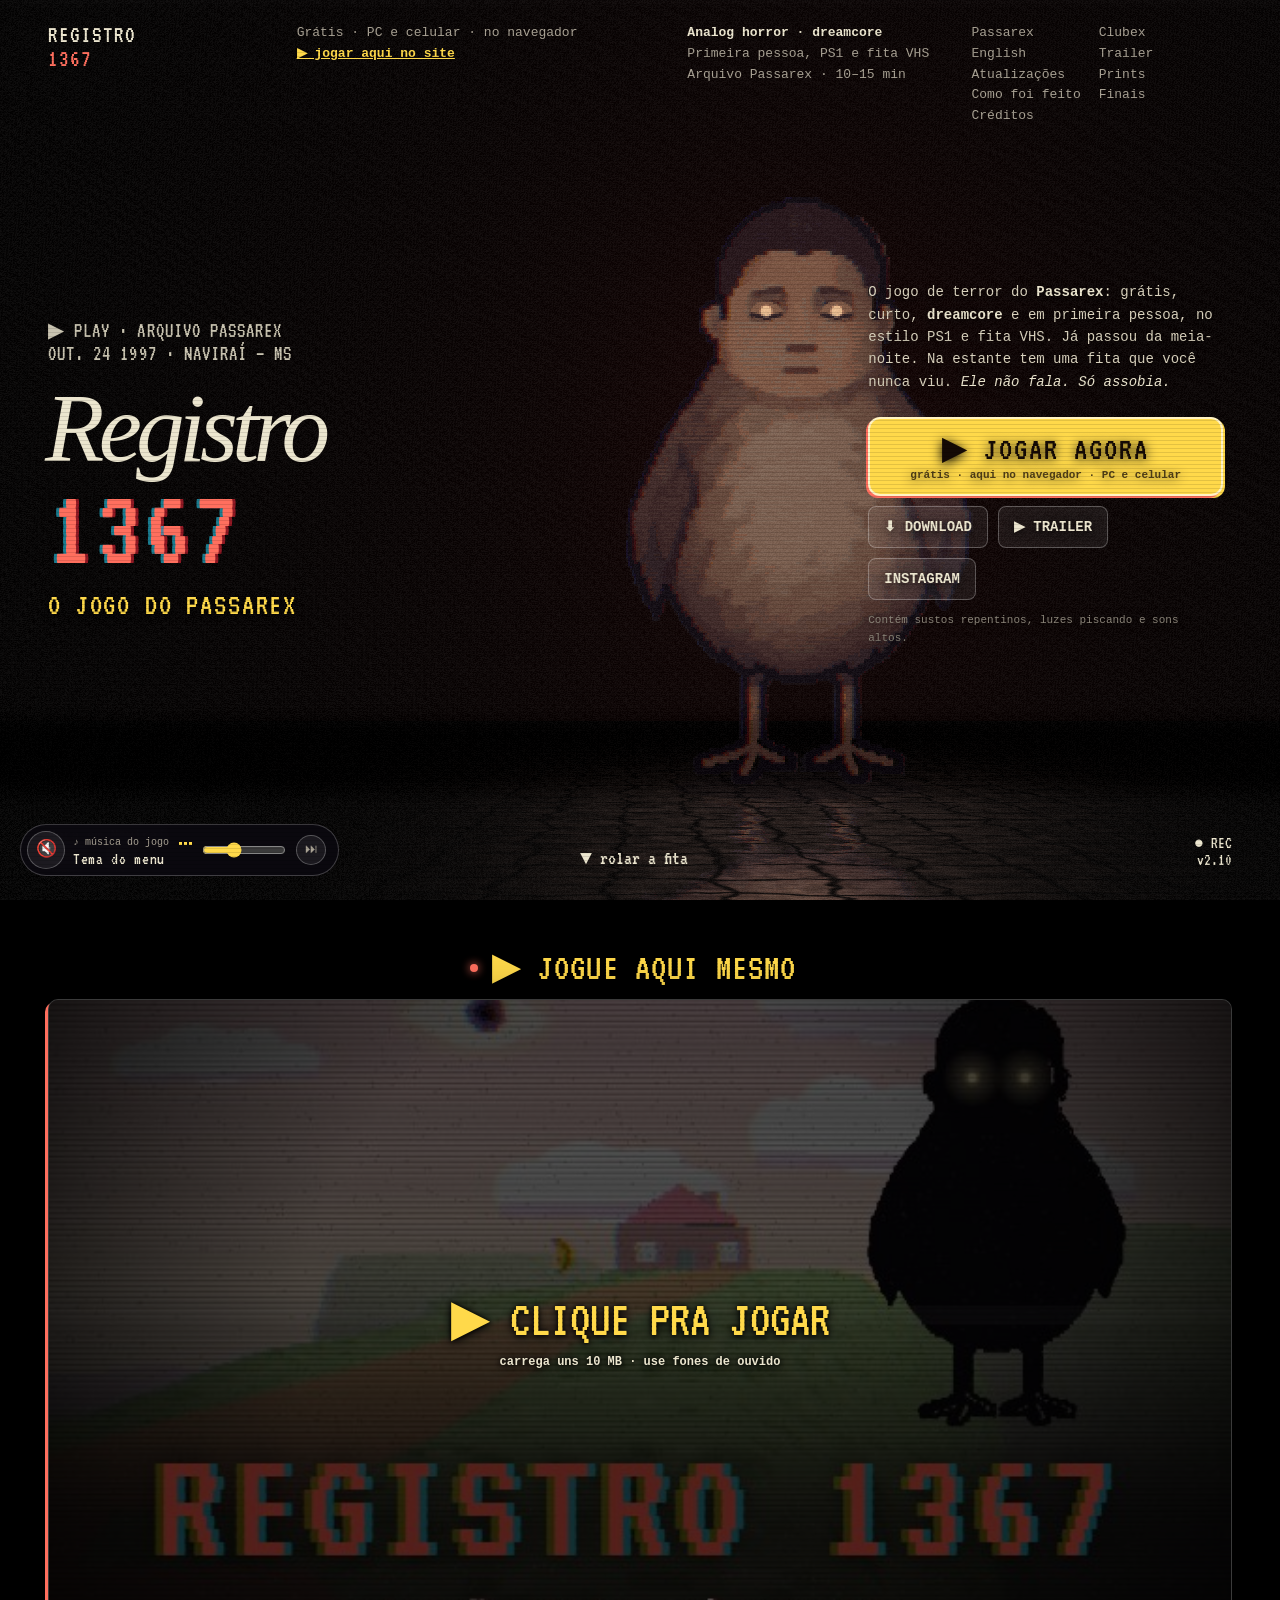
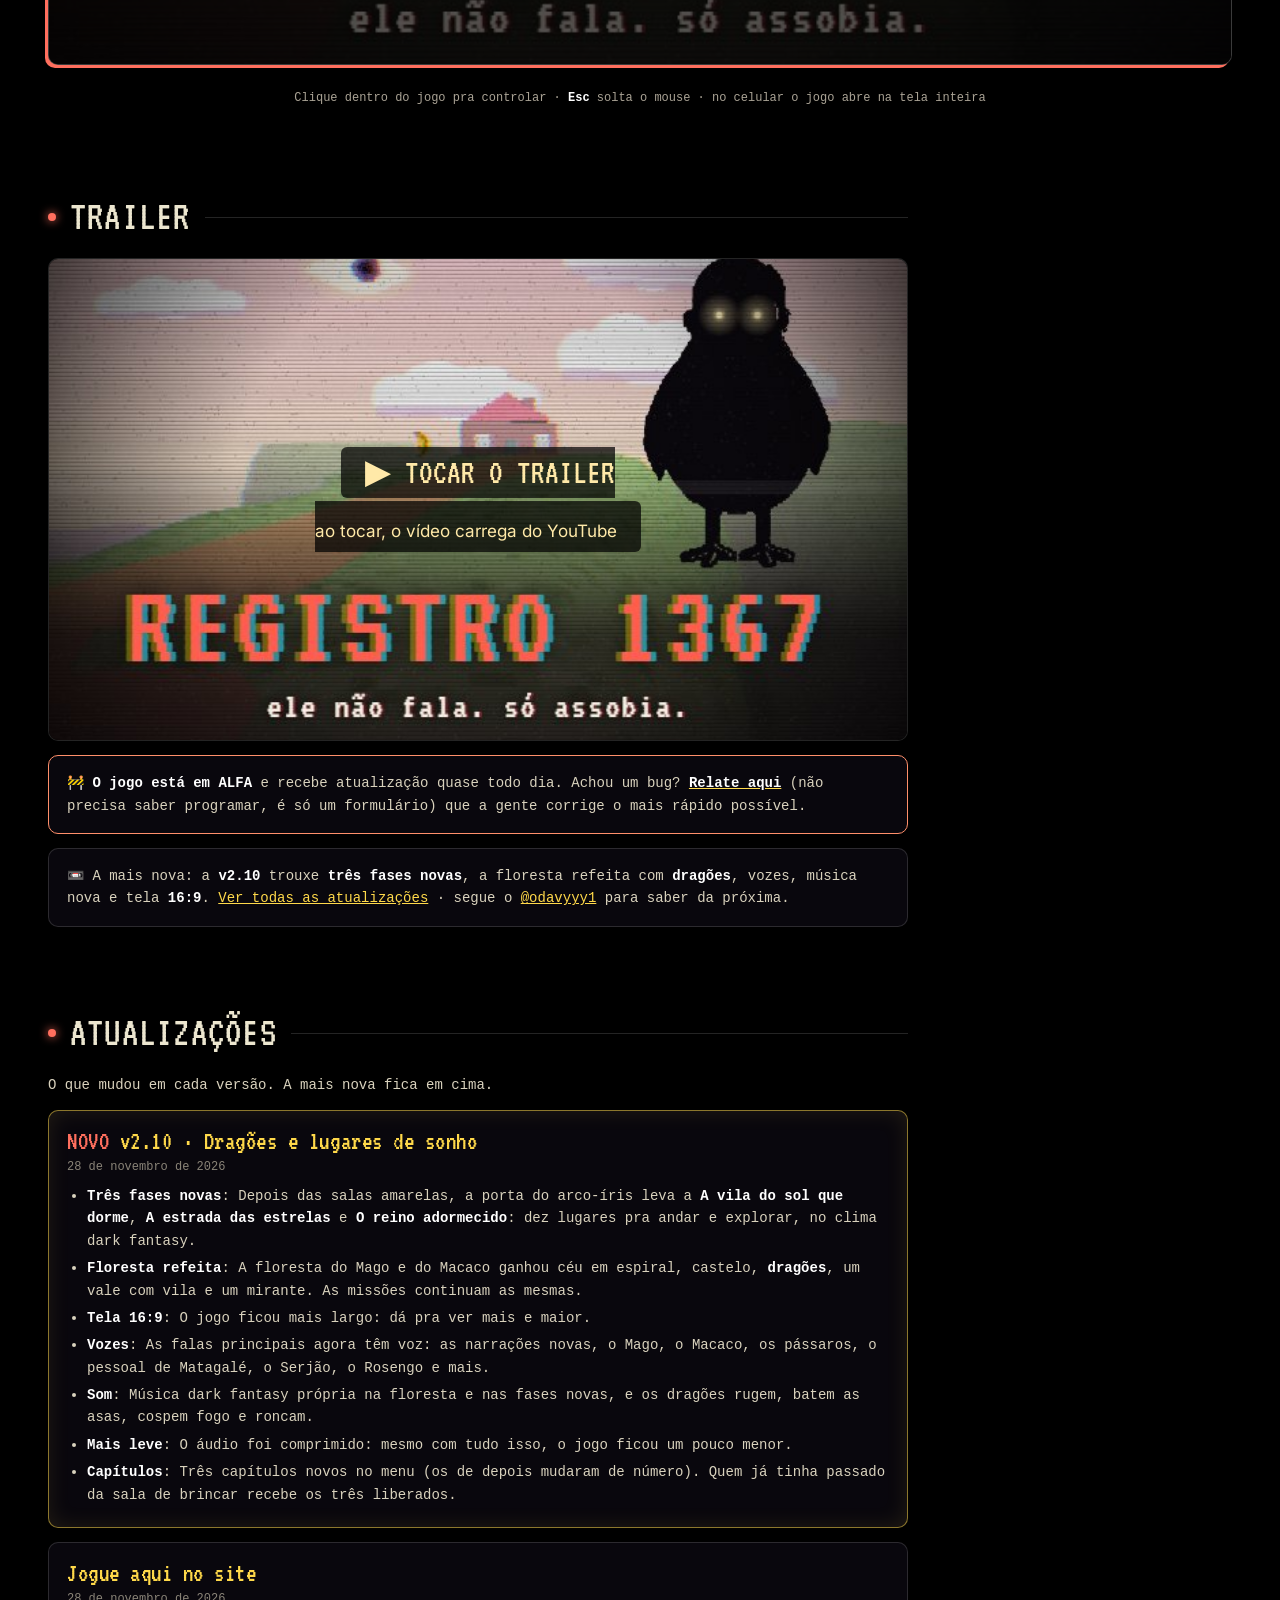
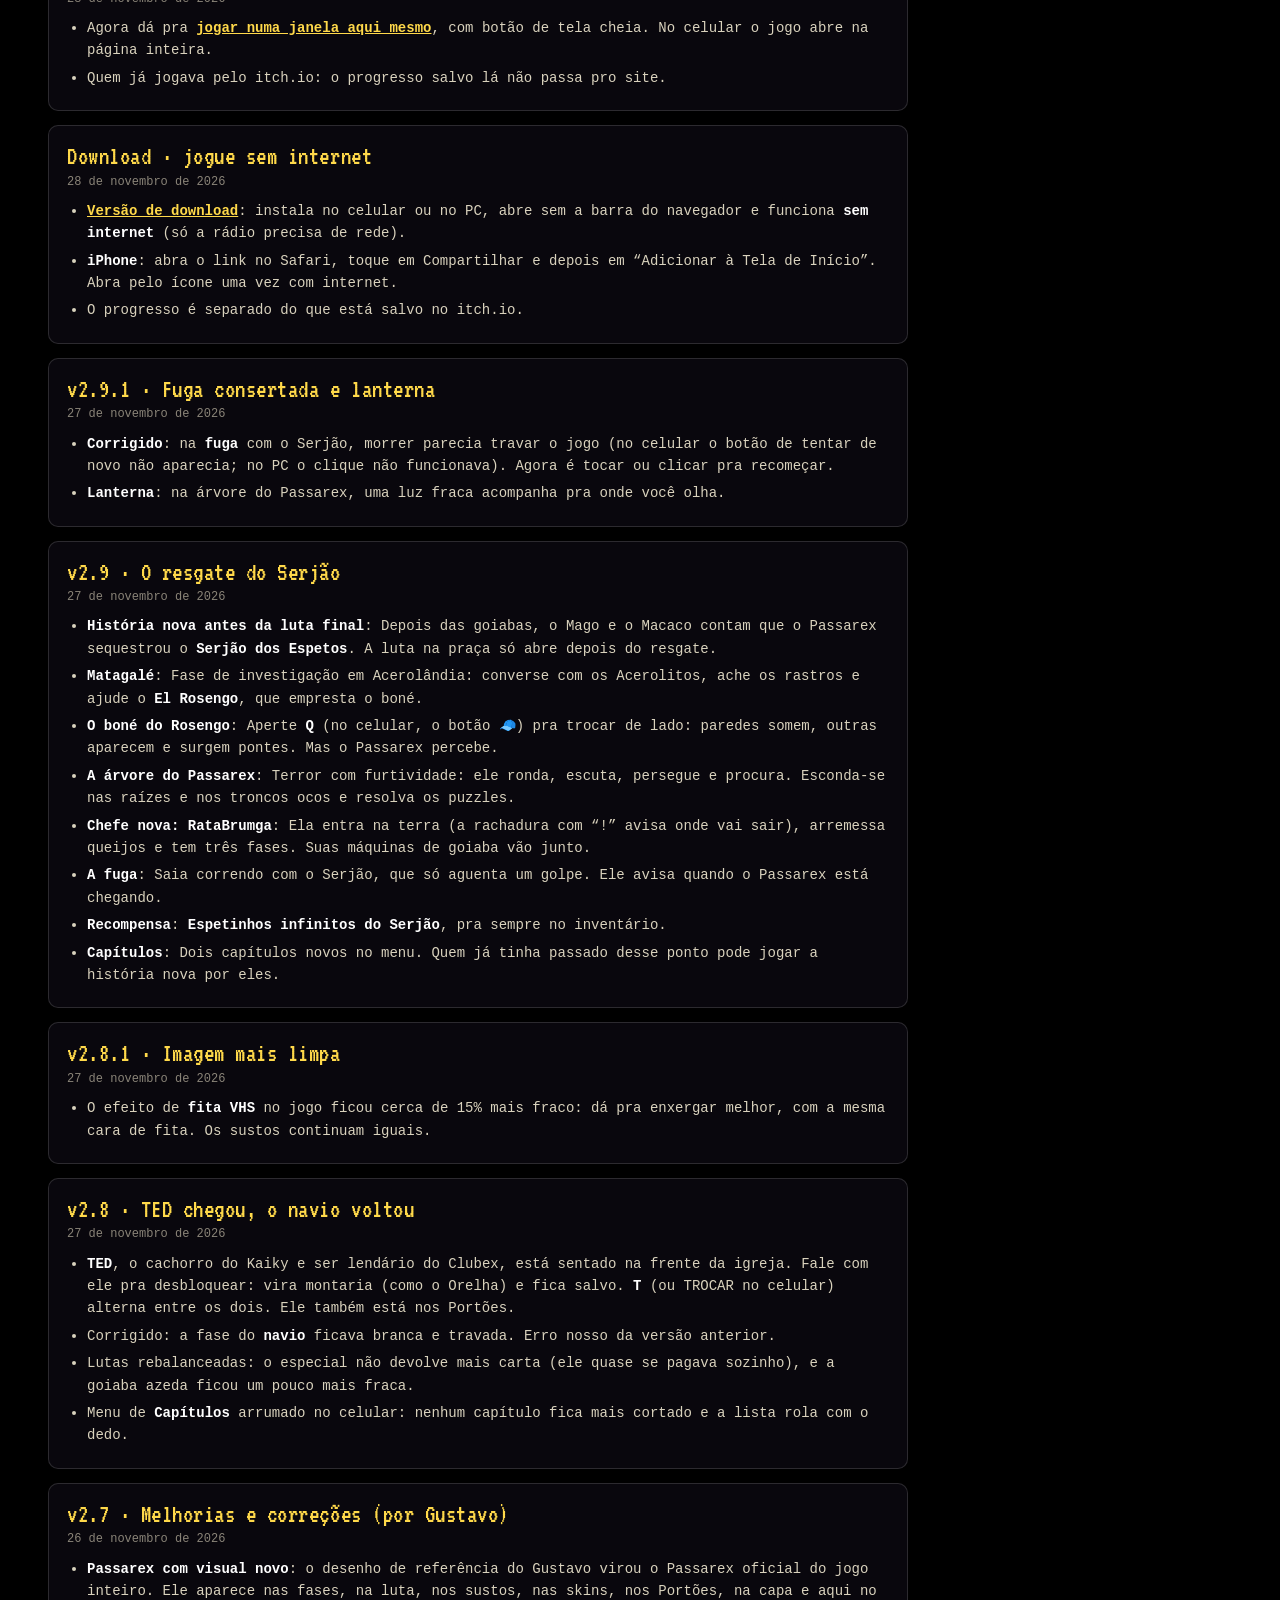
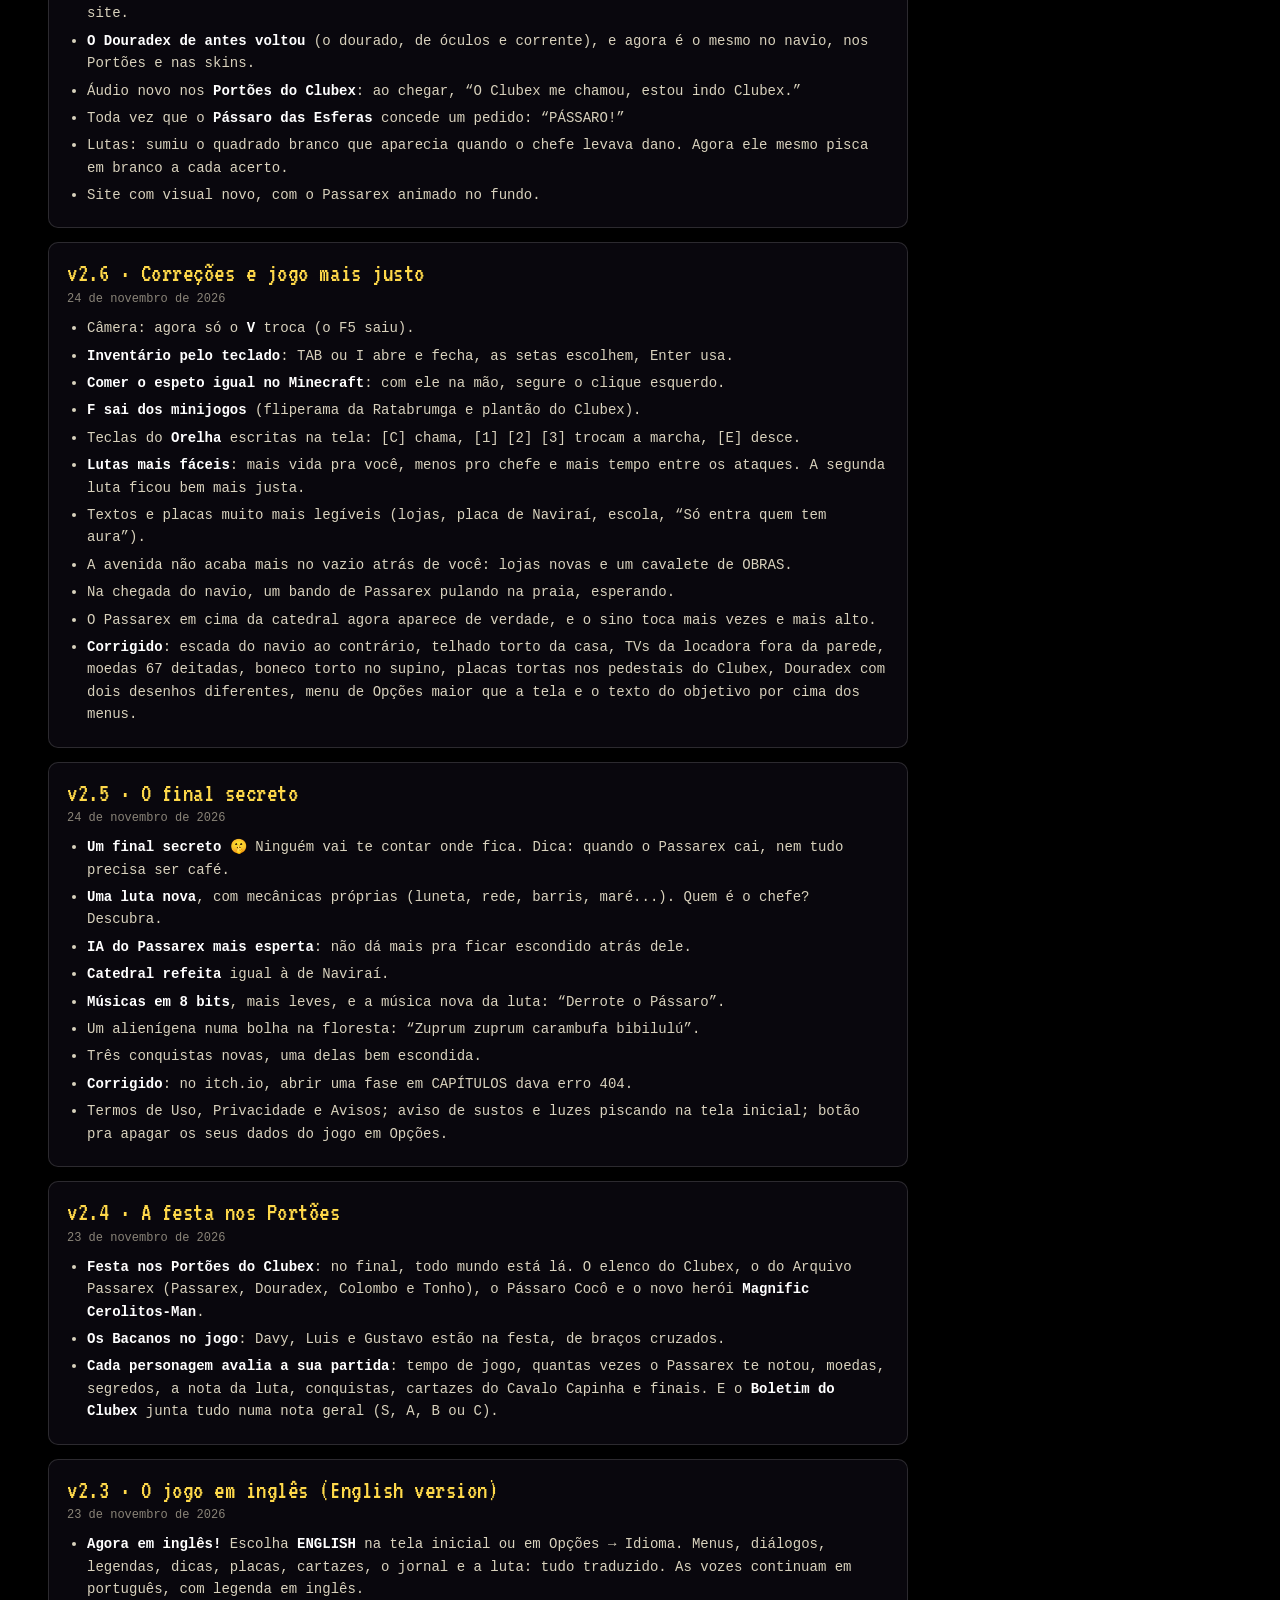
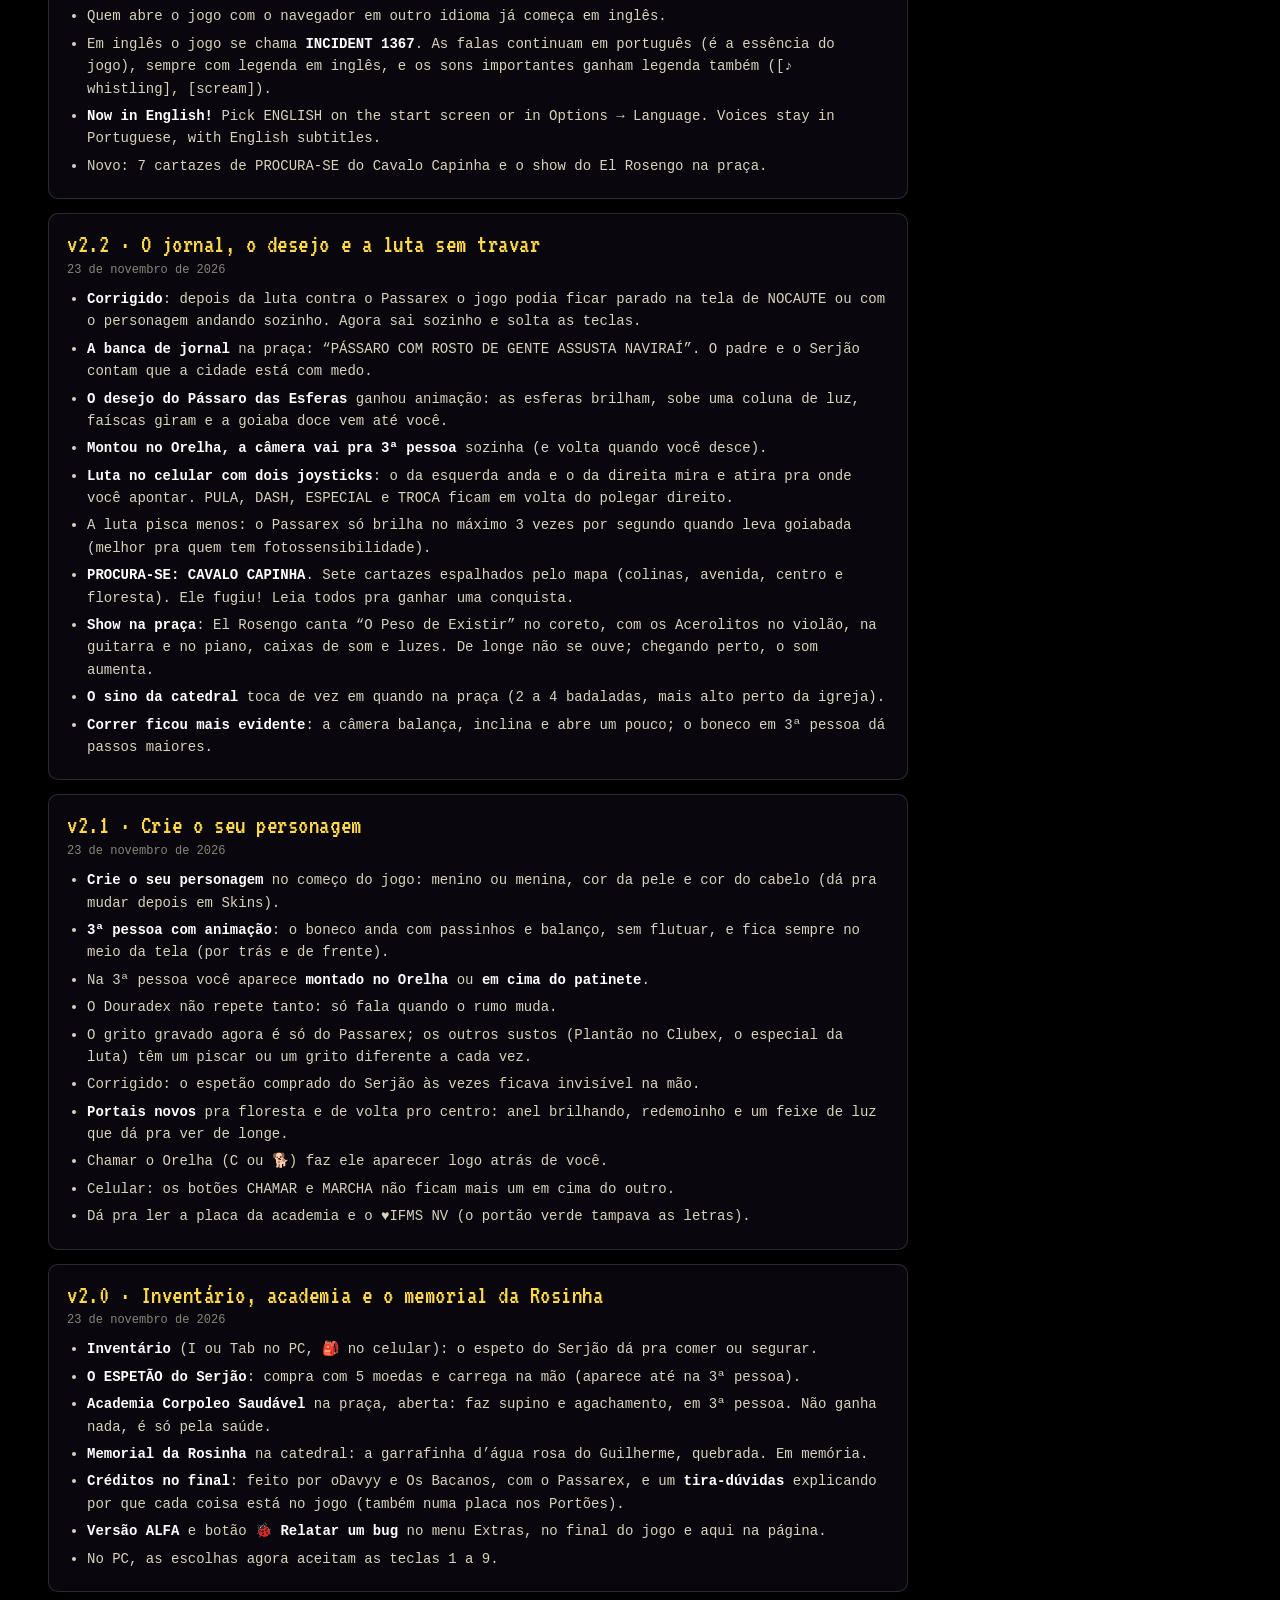
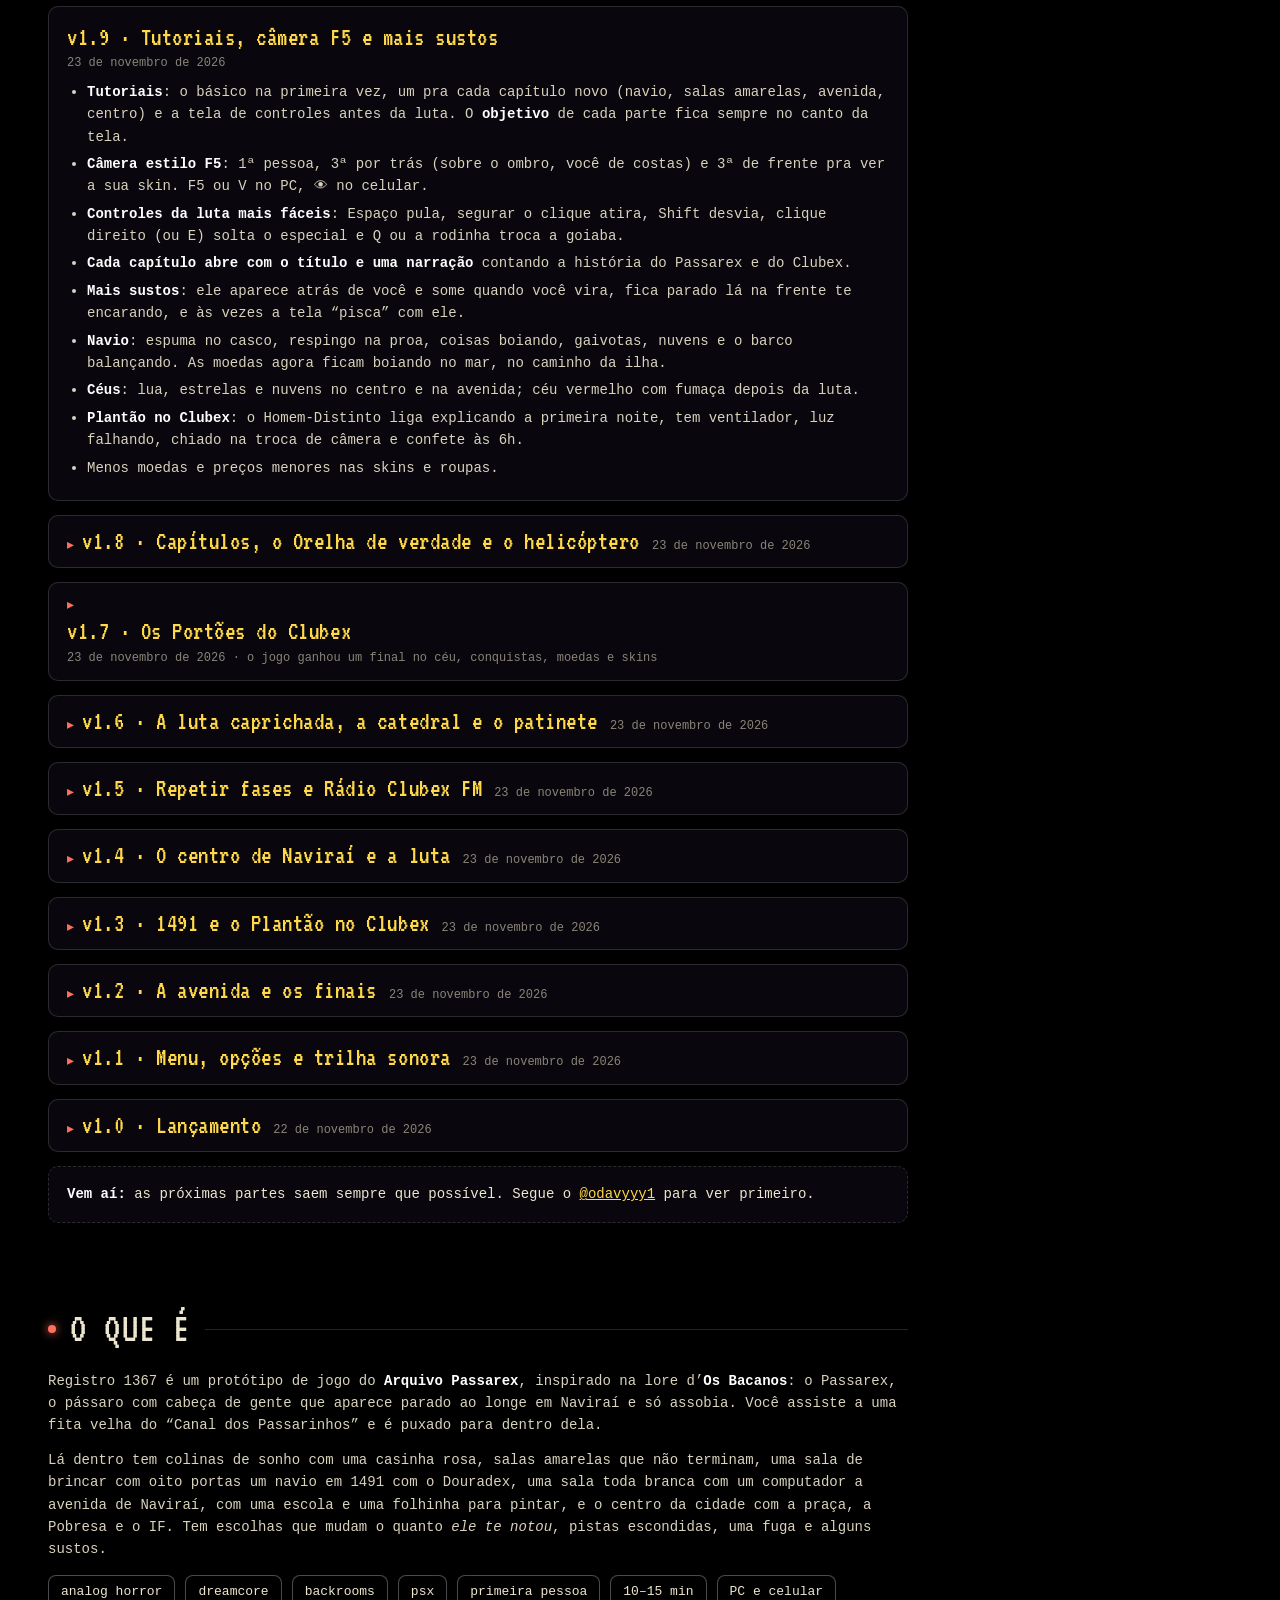
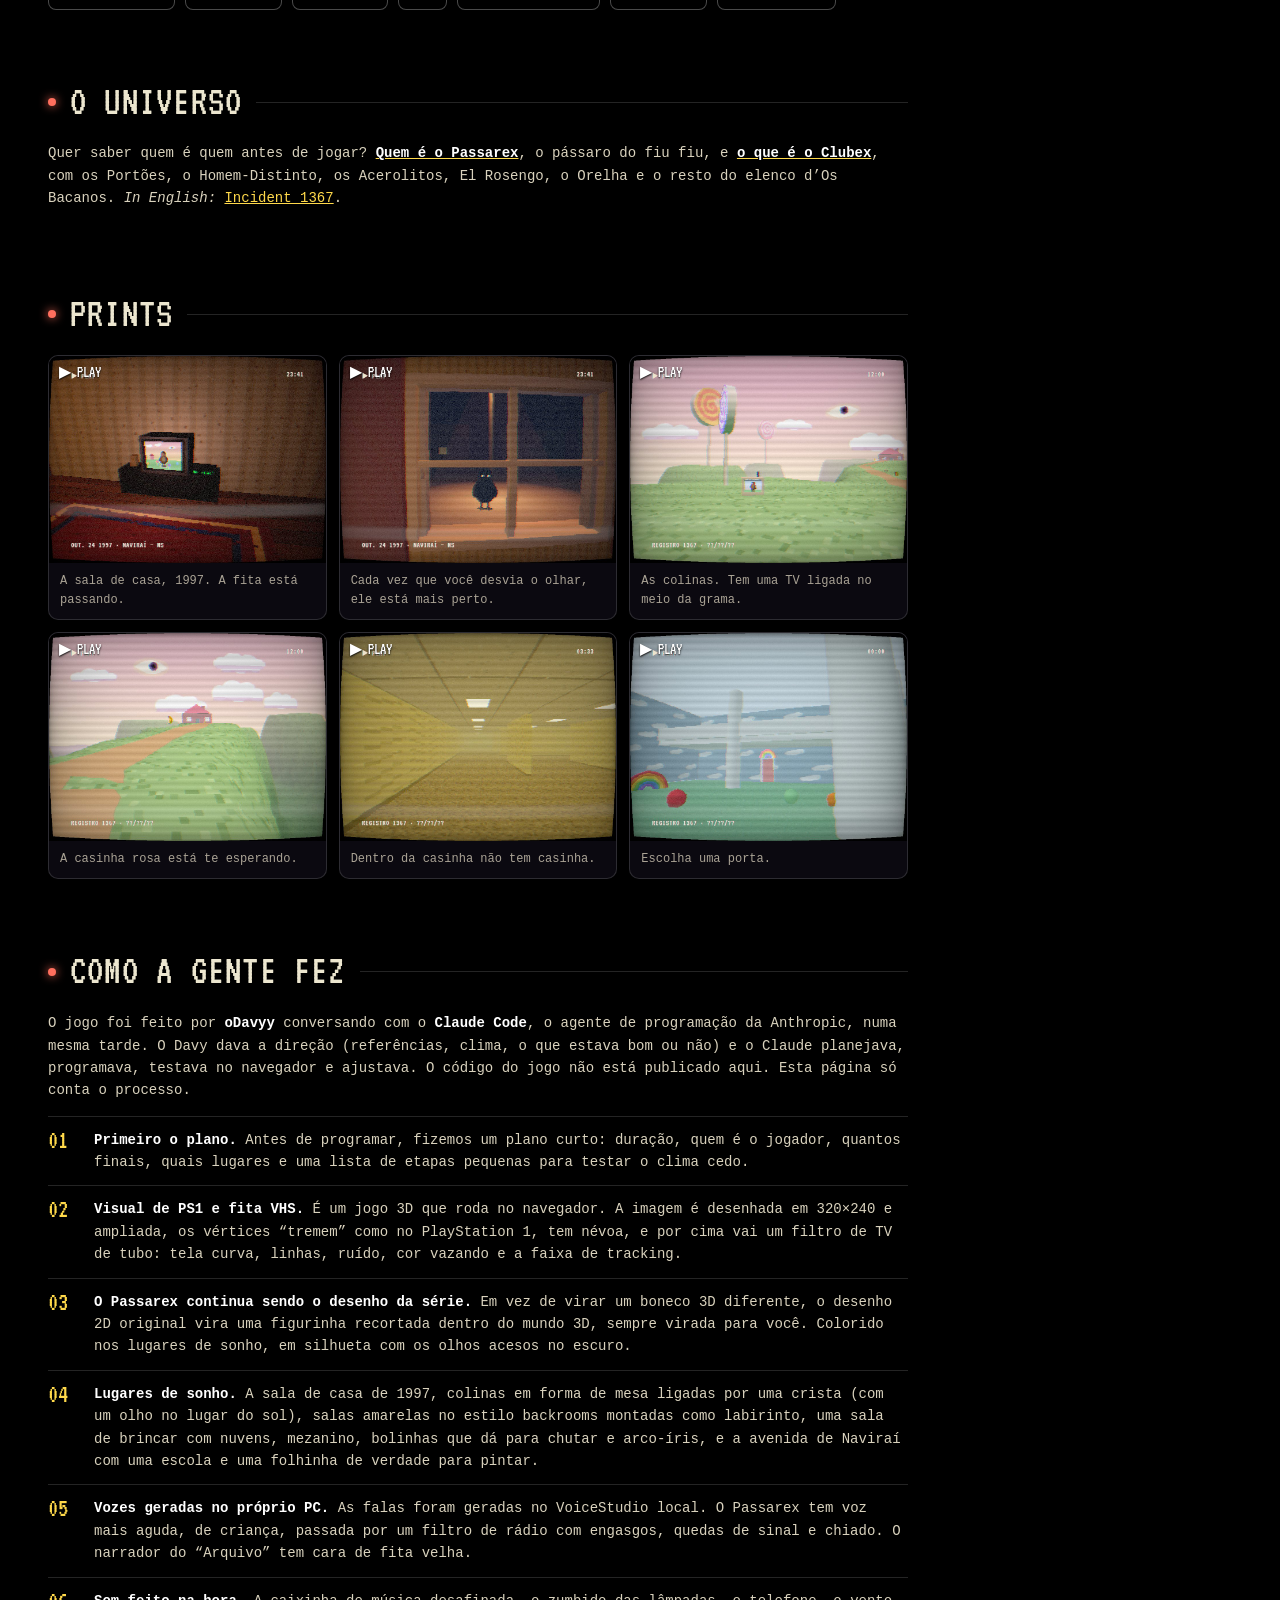
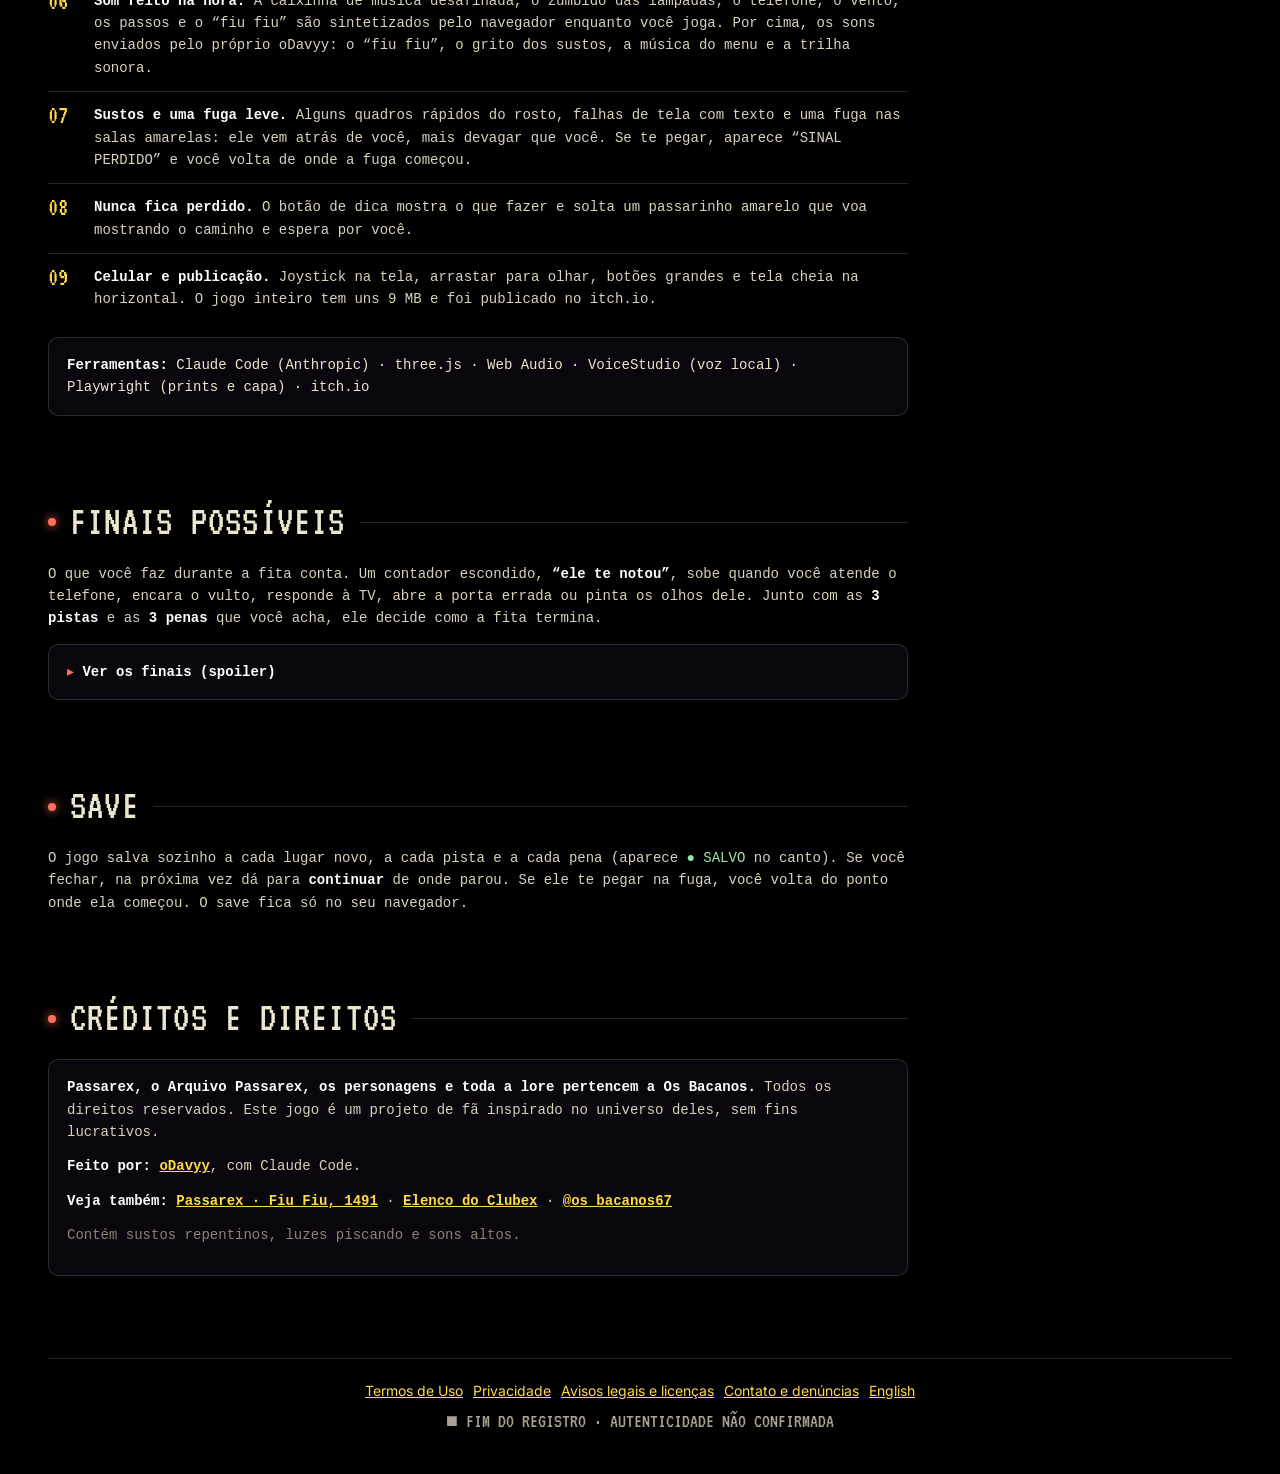
<file: index.html>
<!doctype html>
<html lang="pt-BR">
<head>
<meta charset="utf-8">
<meta name="viewport" content="width=device-width,initial-scale=1,viewport-fit=cover">
<link rel="icon" href="/registro-1367/favicon.ico" sizes="48x48">
<link rel="icon" type="image/png" sizes="192x192" href="/registro-1367/imagens/favicon-192.png">
<link rel="apple-touch-icon" href="/registro-1367/imagens/apple-touch-icon.png">
<title>Jogo do Passarex · Registro 1367: terror grátis online</title>
<meta name="description" content="Jogo do Passarex grátis: Registro 1367, terror dreamcore no estilo PS1 e VHS em Naviraí. Jogue no navegador, no PC e no celular. Ele só assobia.">
<meta name="keywords" content="Registro 1367, Incident 1367, Passarex, jogo do Passarex, Passarex jogo, Clubex, jogo do Clubex, Portões do Clubex, Acerolitos, El Rosengo, Arquivo Passarex, Clubex, Os Bacanos, Naviraí, jogo de terror grátis, analog horror, dreamcore, jogo PS1, oDavyy, Homem-Distinto, Douradex">
<meta name="author" content="oDavyy">
<meta name="robots" content="index, follow, max-image-preview:large">
<link rel="canonical" href="https://odavyyy.github.io/registro-1367/">
<link rel="alternate" hreflang="pt-BR" href="https://odavyyy.github.io/registro-1367/">
<link rel="alternate" hreflang="en" href="https://odavyyy.github.io/registro-1367/en/">
<link rel="alternate" hreflang="x-default" href="https://odavyyy.github.io/registro-1367/">
<meta name="theme-color" content="#000000">
<meta name="referrer" content="strict-origin-when-cross-origin">
<meta http-equiv="Content-Security-Policy" content="default-src 'self'; img-src 'self' data:; style-src 'self' 'unsafe-inline'; font-src 'self'; script-src 'self' 'unsafe-inline'; frame-src 'self' https://www.youtube-nocookie.com; base-uri 'self'; form-action 'none'">
<meta property="og:type" content="website">
<meta property="og:locale" content="pt_BR">
<meta property="og:locale:alternate" content="en_US">
<meta property="og:site_name" content="Registro 1367">
<meta property="og:url" content="https://odavyyy.github.io/registro-1367/">
<meta property="og:title" content="Jogo do Passarex · Registro 1367 (grátis)">
<meta property="og:description" content="Jogo grátis de terror dreamcore no estilo PS1 e fita VHS. Ele não fala. Só assobia. Jogue no navegador, no PC e no celular.">
<meta property="og:image" content="https://odavyyy.github.io/registro-1367/imagens/capa.jpg">
<meta property="og:image:width" content="630">
<meta property="og:image:height" content="500">
<meta property="og:image:alt" content="Capa do jogo Registro 1367: colinas verdes, uma casinha rosa e a silhueta do Passarex com olhos acesos">
<meta name="twitter:card" content="summary_large_image">
<meta name="twitter:title" content="Jogo do Passarex · Registro 1367 (grátis)">
<meta name="twitter:description" content="Jogo grátis de terror dreamcore no estilo PS1 e VHS. Ele não fala. Só assobia.">
<meta name="twitter:image" content="https://odavyyy.github.io/registro-1367/imagens/capa.jpg">
<script type="application/ld+json">[{"@context": "https://schema.org", "@type": "VideoGame", "name": "Registro 1367", "alternateName": ["Incident 1367", "Jogo do Passarex", "Passarex jogo", "Registro 1367 Passarex", "Arquivo Passarex jogo", "Jogo do Clubex"], "description": "Jogo grátis de terror dreamcore e analog horror em primeira pessoa, no estilo PS1 e fita VHS, inspirado no Passarex e no Clubex d'Os Bacanos. Joga direto no navegador, no PC e no celular.", "url": "https://odavyyy.github.io/registro-1367/", "image": "https://odavyyy.github.io/registro-1367/imagens/capa.jpg", "inLanguage": ["pt-BR", "en"], "genre": ["Terror", "Analog horror", "Dreamcore", "Aventura"], "gamePlatform": ["Navegador (PC)", "Navegador (celular)"], "applicationCategory": "Game", "operatingSystem": "Web", "author": {"@type": "Person", "name": "oDavyy", "url": "https://www.instagram.com/odavyyy1/"}, "offers": {"@type": "Offer", "price": "0", "priceCurrency": "BRL", "availability": "https://schema.org/InStock", "url": "https://odavyyy.github.io/registro-1367/"}, "sameAs": ["https://odavyyy.itch.io/registro-1367", "https://youtu.be/6tqPn_Aw5b8"], "trailer": {"@type": "VideoObject", "name": "Trailer do Registro 1367", "description": "Trailer do jogo de terror Registro 1367 (Passarex).", "thumbnailUrl": ["https://i.ytimg.com/vi/6tqPn_Aw5b8/hqdefault.jpg", "https://odavyyy.github.io/registro-1367/imagens/capa.jpg"], "uploadDate": "2026-11-23T12:00:00-04:00", "embedUrl": "https://www.youtube.com/embed/6tqPn_Aw5b8", "url": "https://youtu.be/6tqPn_Aw5b8"}, "keywords": "Passarex, Clubex, Os Bacanos, analog horror, dreamcore, PS1, VHS, Naviraí", "character": [{"@type": "Person", "name": "Passarex"}, {"@type": "Person", "name": "Douradex"}, {"@type": "Person", "name": "Homem-Distinto"}, {"@type": "Person", "name": "Acerolitos"}, {"@type": "Person", "name": "El Rosengo"}, {"@type": "Person", "name": "Orelha"}, {"@type": "Person", "name": "Magnific Cerolitos-Man"}], "playMode": "SinglePlayer", "gameLocation": "Naviraí, Mato Grosso do Sul"}, {"@context": "https://schema.org", "@type": "WebSite", "name": "Registro 1367", "alternateName": ["Incident 1367", "Jogo do Passarex"], "url": "https://odavyyy.github.io/registro-1367/", "inLanguage": ["pt-BR", "en"]}, {"@context": "https://schema.org", "@type": "FAQPage", "mainEntity": [{"@type": "Question", "name": "Onde jogar o jogo do Passarex?", "acceptedAnswer": {"@type": "Answer", "text": "O Registro 1367, o jogo do Passarex, é grátis e roda no navegador do PC e do celular: odavyyy.github.io/registro-1367."}}, {"@type": "Question", "name": "O que é o Passarex?", "acceptedAnswer": {"@type": "Answer", "text": "O Passarex é o pássaro com cabeça de gente do Arquivo Passarex, d’Os Bacanos. Ele aparece parado ao longe em Naviraí e só assobia “fiu fiu”."}}, {"@type": "Question", "name": "O jogo tem o Clubex?", "acceptedAnswer": {"@type": "Answer", "text": "Tem. O elenco do Clubex aparece pelo jogo (Acerolitos, El Rosengo, Orelha, Serjão, Pássaro das Esferas) e o final é uma festa nos Portões do Clubex."}}, {"@type": "Question", "name": "O jogo está em inglês?", "acceptedAnswer": {"@type": "Answer", "text": "Sim. Em inglês ele se chama Incident 1367: as vozes ficam em português e tudo tem legenda em inglês."}}]}]</script>
<link rel="stylesheet" href="fonts/fontes.css">
<style>
/* Visual 2.7: estrutura da página "Fluxo Digital" com a cara do Registro 1367 (fita VHS, PS1). Só fontes locais. */
:root{color-scheme:dark;--ink:#ece6cf;--muted:#aaa395;--dim:#8a8478;--line:#ffffff24;--yel:#ffd94a;--red:#ff6f5e;--g:clamp(18px,3.75vw,72px);--mono:ui-monospace,"Cascadia Mono",Consolas,"Courier New",monospace;--display:"VT323",Impact,monospace}
*{box-sizing:border-box}
html{background:#000;color:var(--ink);scroll-behavior:smooth;scroll-padding-top:20px}
body{margin:0;font:400 14px/1.6 var(--mono);min-width:0;overflow-x:hidden}
a{color:var(--yel)}
a:hover{color:#fff}
button{font:inherit;color:inherit;cursor:pointer}
button:focus-visible,a:focus-visible,input:focus-visible,summary:focus-visible{outline:2px solid var(--yel);outline-offset:4px}
h1,h2,h3,p,figure{margin:0}
.bg{position:fixed;inset:0;z-index:-1;overflow:hidden;background:#000;pointer-events:none}
.bg canvas{display:block;width:100%;height:100%;opacity:0;transition:opacity .6s}
.gl .bg canvas{opacity:1}
.vhs-fx{position:fixed;inset:0;z-index:50;pointer-events:none;background:repeating-linear-gradient(0deg,#0000 0 3px,#0000001c 3px 4px)}
.vhs-fx::after{content:"";position:absolute;left:0;right:0;height:7px;top:-10px;background:#ffffff0d;box-shadow:0 0 18px #ffffff12;animation:track 9s linear infinite}
@keyframes track{0%{top:-10px}70%{top:-10px}100%{top:105%}}
/* topo */
.header{position:relative;z-index:3;display:grid;grid-template-columns:21% 33% 24% 22%;padding:23px var(--g) 16px}
.mark{font:400 24px/1 var(--display);letter-spacing:.04em;color:var(--ink);text-decoration:none}
.mark span{color:var(--red)}
.header .availability,.header .tools{color:var(--muted);font-size:13px}
.header .availability a{font-weight:700}
.header .tools strong{color:var(--ink)}
.header nav{display:grid;grid-template-columns:auto auto;justify-content:start;justify-items:start;gap:0 18px;font-size:13px}
.header nav a{color:var(--muted);text-decoration:none}
.header nav a:hover{color:#fff}
.header nav a[aria-current]{font-weight:700;color:var(--ink)}
.header nav a[aria-current]::after{content:" ●";color:var(--red);animation:rec 1.2s steps(1) infinite}
@keyframes rec{50%{opacity:0}}
/* abertura */
.home{min-height:calc(100svh - 150px);display:grid;align-items:center;position:relative;padding:0 var(--g) 95px}
.home-content{display:grid;grid-template-columns:35% 33% 32%;align-items:center}
.osd{font:400 21px/1.1 var(--display);color:var(--ink);letter-spacing:.05em;margin-bottom:12px;opacity:.85}
.home h1{font:400 clamp(70px,9vw,150px)/.86 var(--display);text-transform:uppercase;letter-spacing:.02em;color:var(--red);text-shadow:-3px 0 #28dcff8c,3px 0 #ff283c8c}
.home h1 em{display:block;font:italic 400 clamp(56px,7.6vw,128px)/1.05 Georgia,"Times New Roman",serif;letter-spacing:-.06em;text-transform:none;margin-left:-.03em;color:var(--ink);text-shadow:none}
.bio{grid-column:3;padding-left:4%;max-width:370px;color:var(--muted);text-shadow:0 2px 12px #000}
.bio b,.bio i{color:var(--ink)}
.btns{display:flex;flex-wrap:wrap;gap:10px;margin-top:24px}
.btn{display:inline-flex;align-items:center;justify-content:center;gap:10px;padding:9px 15px;border:1px solid #ffffff45;border-radius:8px;background:#ffffff12;font-weight:700;color:var(--ink);text-decoration:none;transition:background .25s,transform .25s}
.btn:hover{background:#ffffff28;transform:translateY(-2px);color:#fff}
.btn.main{background:var(--ink);color:#0b0910;border-color:var(--yel);box-shadow:-2px 2px 0 var(--red),2px 2px 0 var(--yel)}
.aviso{font-size:11px;color:var(--dim);margin-top:12px}
.hfoot{position:absolute;inset:auto var(--g) 25px;display:grid;grid-template-columns:21% 57% 22%;align-items:end;color:var(--muted);font-size:13px}
.hfoot strong{display:block;color:var(--ink)}
.hfoot .scroll{justify-self:center;font:400 20px/1 var(--display);color:var(--ink);text-decoration:none;animation:desce 2s ease-in-out infinite}
@keyframes desce{50%{transform:translateY(5px)}}
.stamp{font:400 17px/1 var(--display);color:var(--ink);text-align:right}
.home h1 .sub{display:block;font:400 clamp(22px,2.4vw,38px)/1.1 var(--display);color:var(--yel);letter-spacing:.06em;text-shadow:0 2px 10px #000;margin-top:10px}
/* seções */
main>section:not(.home){max-width:860px;margin:0 var(--g);padding:64px 0 8px}
main>section:not(.home)>*{position:relative}
h2{display:flex;align-items:center;gap:14px;font:400 clamp(30px,3.2vw,44px)/1 var(--display);text-transform:uppercase;letter-spacing:.03em;margin:0 0 20px}
h2::before{content:"";flex:none;width:8px;height:8px;border-radius:50%;background:var(--red);box-shadow:0 0 10px var(--red)}
h2::after{content:"";height:1px;background:var(--line);flex:1}
main p{margin:0 0 12px;color:#d9d2bd}
main b{color:#fff}
.card{display:block;border:1px solid var(--line);border-radius:10px;background:#0b0910d9;backdrop-filter:blur(6px);-webkit-backdrop-filter:blur(6px);padding:16px 18px;margin:14px 0}
.log h3{font:400 26px/1.1 var(--display);color:var(--yel);letter-spacing:.02em;margin:0}
.log .when{font-size:12px;color:var(--dim);margin:2px 0 8px}
.log ul,.card ul{margin:6px 0 0;padding-left:20px}
.log li,.card li{margin:5px 0;color:#d9d2bd}
.log.novo{border-color:#ffd94a88;box-shadow:inset 0 0 22px #ffd94a1a}
.log.novo h3::before{content:"NOVO ";color:var(--red)}
details.card>summary{cursor:pointer;list-style:none}
details.card>summary::-webkit-details-marker{display:none}
details.card>summary::before{content:"▸ ";color:var(--red)}
details.card[open]>summary::before{content:"▾ "}
details.card>summary>span{display:inline-flex;flex-wrap:wrap;align-items:baseline;gap:4px 12px}
details.card>summary h3{display:inline}
details.card>summary .when{margin:0}
.log.old{padding:11px 18px}
.soon{border-style:dashed}
.tags{display:flex;flex-wrap:wrap;gap:10px;margin-top:14px}
.tags span{border:1px solid #ffffff4a;background:#000a;border-radius:8px;padding:6px 12px;font-size:13px}
.video{position:relative;aspect-ratio:16/9;border:1px solid var(--line);border-radius:10px;overflow:hidden;background:#000}
.video iframe{position:absolute;inset:0;width:100%;height:100%;border:0}
.swipe{display:none;font-size:12px;color:var(--dim)}
.grid{display:grid;grid-template-columns:repeat(3,1fr);gap:12px}
.grid figure{border:1px solid var(--line);border-radius:10px;overflow:hidden;background:#0b0910;cursor:zoom-in;position:relative}
.grid img{display:block;width:100%;aspect-ratio:4/3;object-fit:cover;transition:transform .65s cubic-bezier(.16,1,.3,1)}
.grid figure:hover img{transform:scale(1.06)}
.grid figure::before{content:"▶ PLAY";position:absolute;z-index:1;top:8px;left:10px;font:400 16px/1 var(--display);color:#fff;text-shadow:0 1px 2px #000}
.grid figcaption{padding:9px 11px;font-size:12px;color:var(--muted)}
.steps{counter-reset:p;list-style:none;padding:0;margin:14px 0}
.steps li{counter-increment:p;position:relative;padding:12px 0 12px 46px;border-top:1px solid var(--line);color:#d9d2bd}
.steps li::before{content:counter(p,decimal-leading-zero);position:absolute;left:0;top:10px;font:400 26px/1 var(--display);color:var(--yel)}
.rights a{font-weight:700}
.playbar{position:fixed;left:12px;right:12px;bottom:12px;z-index:40;display:none;padding:13px;border-radius:10px;text-align:center;font-weight:700;text-decoration:none;background:var(--ink);color:#0b0910;border:1px solid var(--yel);box-shadow:-2px 2px 0 var(--red),2px 2px 0 var(--yel)}
footer.vhs{margin:60px var(--g) 0;padding:22px 0 40px;border-top:1px solid var(--line);text-align:center;font:400 20px/1.3 var(--display);color:var(--muted)}
footer.vhs .rodape-legal{display:flex;gap:16px;justify-content:center;flex-wrap:wrap;font:400 13px/1.4 var(--mono);margin-bottom:10px}
/* prints ampliados */
dialog{width:min(980px,calc(100% - 24px));max-height:92svh;background:#120d0d;color:#fff;border:1px solid #fff4;border-radius:10px;padding:12px}
dialog::backdrop{background:#000c;backdrop-filter:blur(9px)}
dialog header{display:flex;align-items:center;justify-content:space-between;padding:0 0 10px;gap:10px}
dialog header strong{font:400 22px/1.1 var(--display)}
dialog .pan{position:relative;overflow:hidden;max-height:70svh;aspect-ratio:4/3;cursor:grab;touch-action:none;background:#000}
dialog .pan:active{cursor:grabbing}
dialog .pan img{width:100%;height:100%;object-fit:contain;pointer-events:none;display:block}
dialog footer{display:flex;align-items:center;justify-content:space-between;gap:10px;padding-top:10px;color:var(--muted);font-size:11px}
.reveal{opacity:0;transform:translateY(14px);transition:opacity .7s cubic-bezier(.16,1,.3,1),transform .7s cubic-bezier(.16,1,.3,1)}
.reveal.on{opacity:1;transform:none}
/* v2.7.1: JOGAR maior e sempre à mão */
.btns .btn.grande{flex:1 1 100%;flex-direction:column;gap:2px;font:400 clamp(28px,2.6vw,38px)/1 var(--display);letter-spacing:.06em;padding:14px 22px 12px;border-radius:12px;background:var(--yel);color:#140a05;border:2px solid #fff3c4;animation:chama 1.8s ease-in-out infinite}
.btns .btn.grande:hover{background:#ffe680;color:#140a05}
.btns .btn.grande small{font:700 11px/1.2 var(--mono);letter-spacing:0;opacity:.75}
@keyframes chama{0%,100%{box-shadow:-3px 3px 0 var(--red),0 0 0 0 #ffd94a70}50%{box-shadow:-3px 3px 0 var(--red),0 0 0 9px #ffd94a00,0 0 30px #ffd94a80}}
.playbar{display:block;left:auto;right:24px;bottom:24px;padding:12px 26px;font:400 28px/1 var(--display);letter-spacing:.05em;background:var(--yel);color:#140a05;border:2px solid #fff3c4;box-shadow:-3px 3px 0 var(--red);transform:translateY(160%);opacity:0;transition:transform .45s cubic-bezier(.16,1,.3,1),opacity .3s;animation:chama 1.8s ease-in-out infinite}
.playbar.on{transform:none;opacity:1}
.playbar:hover{color:#140a05;background:#ffe680}
/* rádio da fita: começa mutado */
.radio{position:fixed;left:20px;bottom:24px;z-index:45;display:flex;align-items:center;gap:8px;padding:6px 12px 6px 6px;border:1px solid #ffffff38;border-radius:999px;background:#0b0910eb;backdrop-filter:blur(8px);-webkit-backdrop-filter:blur(8px);font-size:12px;color:var(--muted)}
.radio button{display:grid;place-items:center;width:38px;height:38px;border-radius:50%;border:1px solid #ffffff45;background:#ffffff12;font-size:17px;padding:0}
.radio button:hover{background:#ffffff28}
.radio .som[aria-pressed="true"]{background:var(--red);border-color:#ffb3a8}
.radio .nome{display:grid;line-height:1.25;min-width:0}
.radio .nome b{color:var(--ink);font:400 17px/1 var(--display);letter-spacing:.04em}
.radio .barras{display:inline-flex;gap:2px;align-items:flex-end;height:12px;margin-left:4px}
.radio .barras i{width:3px;height:3px;background:var(--yel)}
.radio.tocando .barras i{animation:eq .9s ease-in-out infinite}
.radio.tocando .barras i:nth-child(2){animation-delay:-.3s}.radio.tocando .barras i:nth-child(3){animation-delay:-.6s}
@keyframes eq{50%{height:12px}}
.radio input[type=range]{width:84px;accent-color:var(--yel)}
.radio .prox{width:30px;height:30px;font-size:13px}
@media(max-width:860px){
 .header{grid-template-columns:1fr auto;gap:10px 16px;padding-top:17px}
 .header .availability,.header .tools{display:none}
 .header nav{grid-column:1/-1;grid-row:2;display:flex;gap:4px 14px;flex-wrap:wrap}
 .home{min-height:calc(100svh - 120px);align-items:start;padding-bottom:84px}
 .home-content{display:flex;flex-direction:column;align-items:stretch;padding-top:4px}
 .osd{display:none}
 .home h1 .sub{display:inline-block;max-width:9.5em;vertical-align:middle;margin:0 0 4px 12px;font-size:19px;line-height:1.05}
 .home h1{font-size:clamp(54px,14vw,90px)}
 .home h1 em{font-size:clamp(42px,11vw,76px)}
 .bio{padding:14px 0 0;margin-top:clamp(170px,30svh,300px);max-width:100%;font-size:13px;background:linear-gradient(#0000,#000d 14%)}
 .btns{margin-top:14px}
 .hfoot{grid-template-columns:1fr auto 1fr;bottom:15px;font-size:11px}
 .stamp{font-size:14px}
 .grid{display:flex;overflow-x:auto;scroll-snap-type:x mandatory;padding-bottom:6px}
 .grid figure{flex:0 0 78%;scroll-snap-align:start}
 .swipe{display:block;margin:-10px 0 8px}
 .playbar{left:76px;right:12px;bottom:12px;padding:13px;font-size:24px;text-align:center}
 .radio{left:12px;bottom:12px;padding:6px;gap:0}
 .hfoot>div:first-child{visibility:hidden}
 .radio .nome,.radio input[type=range],.radio .prox{display:none}
 .radio.aberto{padding:6px 12px 6px 6px;gap:8px;bottom:72px}
 .radio.aberto .nome,.radio.aberto .prox{display:grid}
 footer.vhs{padding-bottom:90px}
}
@media(prefers-reduced-motion:reduce){*,*::before,*::after{animation:none!important;transition:none!important}html{scroll-behavior:auto}.reveal{opacity:1;transform:none}}
/* janela do jogo */
main>section#jogo:not(.home){max-width:none;margin:0}
#jogo{display:flex;flex-direction:column;align-items:center;gap:12px;padding:56px var(--g) 24px;scroll-margin-top:0}
#jogo h2{margin:0;font:400 clamp(28px,3vw,44px)/1 var(--display);color:var(--yel);text-align:center}
#jogo .tela{position:relative;width:min(100%,1280px,calc((100svh - 40px) * 16 / 9));aspect-ratio:16/9;background:#000;border:1px solid #ffffff3a;border-radius:10px;overflow:hidden;box-shadow:-3px 3px 0 var(--red),0 20px 60px #000c}
#jogo .tela iframe{position:absolute;inset:0;width:100%;height:100%;border:0;background:#000}
#jogo .tela:fullscreen{width:100vw;height:100vh;border:0;border-radius:0}
#jogo .liga{position:absolute;inset:0;width:100%;border:0;cursor:pointer;display:flex;flex-direction:column;align-items:center;justify-content:center;gap:10px;font:400 clamp(24px,4vw,52px)/1 var(--display);color:var(--yel);background:#000 url(imagens/capa.jpg) center/cover;text-shadow:0 2px 10px #000,0 0 4px #000}
#jogo .liga[hidden]{display:none}
#jogo .liga::before{content:"";position:absolute;inset:0;background:#000a}
#jogo .liga:hover::before{background:#0007}
#jogo .liga>*,#jogo .liga{isolation:isolate}
#jogo .liga::before{z-index:-1}
#jogo .liga small{font:700 12px/1.3 var(--mono);color:var(--ink)}
#jogo .telaBtns{display:flex;flex-wrap:wrap;gap:10px;justify-content:center}
#jogo .telaBtns .btn{cursor:pointer;font-family:var(--mono);font-size:13px}
#jogo .telaBtns [hidden]{display:none}
#jogo .telaDica{margin:0;font-size:12px;color:var(--muted);text-align:center}
html.jogando .vhs-fx,html.jogando .radio,html.jogando .playbar{display:none}
</style>
</head>
<body>
<div class="bg" aria-hidden="true"><canvas id="scene"></canvas></div>
<div class="vhs-fx" aria-hidden="true"></div>
<header class="header">
  <a class="mark" href="#inicio" aria-label="Registro 1367, início">REGISTRO<br><span>1367</span></a>
  <p class="availability">Grátis · PC e celular · no navegador<br><a href="#jogo" data-joga>▶ jogar aqui no site</a></p>
  <p class="tools"><strong>Analog horror · dreamcore</strong><br>Primeira pessoa, PS1 e fita VHS<br>Arquivo Passarex · 10–15 min</p>
  <nav class="nav" aria-label="Seções do site"><a href="passarex/">Passarex</a><a href="clubex/">Clubex</a><a href="en/">English</a><a href="#trailer">Trailer</a><a href="#atualizacoes">Atualizações</a><a href="#prints">Prints</a><a href="#como">Como foi feito</a><a href="#finais">Finais</a><a href="#creditos">Créditos</a></nav>
</header>
<main>
  <section class="home" id="inicio" aria-labelledby="titulo">
    <div class="home-content">
      <div><p class="osd vhs">▶ PLAY · ARQUIVO PASSAREX<br>OUT. 24 1997 · NAVIRAÍ — MS</p><h1 id="titulo"><em>Registro</em> 1367 <small class="sub">o jogo do Passarex</small></h1></div>
      <div class="bio">
        <p class="lead">O jogo de terror do <b>Passarex</b>: grátis, curto, <b>dreamcore</b> e em primeira pessoa, no estilo PS1 e fita VHS. Já passou da meia-noite. Na estante tem uma fita que você nunca viu. <i>Ele não fala. Só assobia.</i></p>
        <div class="btns">
          <a class="btn main grande" id="jogar" href="#jogo" data-joga>▶ JOGAR AGORA<small>grátis · aqui no navegador · PC e celular</small></a>
          <a class="btn" href="download/">⬇ DOWNLOAD</a>
          <a class="btn" href="https://youtu.be/6tqPn_Aw5b8">▶ TRAILER</a>
          <a class="btn" href="https://www.instagram.com/odavyyy1/">INSTAGRAM</a>
        </div>
        <p class="aviso">Contém sustos repentinos, luzes piscando e sons altos.</p>
      </div>
    </div>
    <div class="hfoot"><div>Hora em Naviraí <strong id="clock">MS</strong></div><a class="scroll" href="#jogo">▼ rolar a fita</a><span class="stamp">● REC<br>v2.10</span></div>
  </section>

  <section id="jogo" aria-labelledby="jogoTit">
    <h2 id="jogoTit">▶ Jogue aqui mesmo</h2>
    <div class="tela" id="tela"><button type="button" class="liga" id="liga">▶ CLIQUE PRA JOGAR<small>carrega uns 10 MB · use fones de ouvido</small></button></div>
    <div class="telaBtns"><button type="button" class="btn" id="telaCheia" hidden>⛶ TELA CHEIA</button><button type="button" class="btn" id="fechaJogo" hidden>✕ FECHAR O JOGO</button></div>
    <p class="telaDica">Clique dentro do jogo pra controlar · <b>Esc</b> solta o mouse · no celular o jogo abre na tela inteira</p>
  </section>

  <section id="trailer" class="reveal">
    <h2>Trailer</h2>
    <div class="video"><button id="tocaTrailer" style="position:absolute;inset:0;width:100%;height:100%;border:0;padding:0;cursor:pointer;background:#000 url(imagens/capa.jpg) center/cover;color:#ffe9a8;font-family:VT323,monospace;font-size:clamp(22px,5vw,34px)" aria-label="Tocar o trailer (carrega o player do YouTube)"><span style="background:rgba(0,0,0,.72);padding:.25em .7em;border-radius:6px">▶ TOCAR O TRAILER<br><small style="font-size:.5em;font-family:Inter,system-ui,sans-serif">ao tocar, o vídeo carrega do YouTube</small></span></button></div>
    <p class="card" style="margin-top:14px;border-color:#ff8f6a">🚧 <b>O jogo está em ALFA</b> e recebe atualização quase todo dia. Achou um bug? <a href="https://github.com/odavyyy/registro-1367/issues/new?template=bug.yml" target="_blank" rel="noopener"><b>Relate aqui</b></a> (não precisa saber programar, é só um formulário) que a gente corrige o mais rápido possível.</p>
    <p class="card" style="margin-top:14px">📼 A mais nova: a <b>v2.10</b> trouxe <b>três fases novas</b>, a floresta refeita com <b>dragões</b>, vozes, música nova e tela <b>16:9</b>. <a href="#atualizacoes">Ver todas as atualizações</a> · segue o <a href="https://www.instagram.com/odavyyy1/">@odavyyy1</a> para saber da próxima.</p>
  </section>

  <section id="atualizacoes" class="reveal">
    <h2>Atualizações</h2>
    <p>O que mudou em cada versão. A mais nova fica em cima.</p>

    <div class="card log novo">
      <h3>v2.10 · Dragões e lugares de sonho</h3>
      <div class="when">28 de novembro de 2026</div>
      <ul>
        <li><b>Três fases novas</b>: Depois das salas amarelas, a porta do arco-íris leva a <b>A vila do sol que dorme</b>, <b>A estrada das estrelas</b> e <b>O reino adormecido</b>: dez lugares pra andar e explorar, no clima dark fantasy.</li>
        <li><b>Floresta refeita</b>: A floresta do Mago e do Macaco ganhou céu em espiral, castelo, <b>dragões</b>, um vale com vila e um mirante. As missões continuam as mesmas.</li>
        <li><b>Tela 16:9</b>: O jogo ficou mais largo: dá pra ver mais e maior.</li>
        <li><b>Vozes</b>: As falas principais agora têm voz: as narrações novas, o Mago, o Macaco, os pássaros, o pessoal de Matagalé, o Serjão, o Rosengo e mais.</li>
        <li><b>Som</b>: Música dark fantasy própria na floresta e nas fases novas, e os dragões rugem, batem as asas, cospem fogo e roncam.</li>
        <li><b>Mais leve</b>: O áudio foi comprimido: mesmo com tudo isso, o jogo ficou um pouco menor.</li>
        <li><b>Capítulos</b>: Três capítulos novos no menu (os de depois mudaram de número). Quem já tinha passado da sala de brincar recebe os três liberados.</li>
      </ul>
    </div>

    <div class="card log">
      <h3>Jogue aqui no site</h3>
      <div class="when">28 de novembro de 2026</div>
      <ul>
        <li>Agora dá pra <b><a href="#jogo" data-joga>jogar numa janela aqui mesmo</a></b>, com botão de tela cheia. No celular o jogo abre na página inteira.</li>
        <li>Quem já jogava pelo itch.io: o progresso salvo lá não passa pro site.</li>
      </ul>
    </div>

    <div class="card log">
      <h3>Download · jogue sem internet</h3>
      <div class="when">28 de novembro de 2026</div>
      <ul>
        <li><b><a href="download/">Versão de download</a></b>: instala no celular ou no PC, abre sem a barra do navegador e funciona <b>sem internet</b> (só a rádio precisa de rede).</li>
        <li><b>iPhone</b>: abra o link no Safari, toque em Compartilhar e depois em “Adicionar à Tela de Início”. Abra pelo ícone uma vez com internet.</li>
        <li>O progresso é separado do que está salvo no itch.io.</li>
      </ul>
    </div>

    <div class="card log">
      <h3>v2.9.1 · Fuga consertada e lanterna</h3>
      <div class="when">27 de novembro de 2026</div>
      <ul>
        <li><b>Corrigido</b>: na <b>fuga</b> com o Serjão, morrer parecia travar o jogo (no celular o botão de tentar de novo não aparecia; no PC o clique não funcionava). Agora é tocar ou clicar pra recomeçar.</li>
        <li><b>Lanterna</b>: na árvore do Passarex, uma luz fraca acompanha pra onde você olha.</li>
      </ul>
    </div>

    <div class="card log">
      <h3>v2.9 · O resgate do Serjão</h3>
      <div class="when">27 de novembro de 2026</div>
      <ul>
        <li><b>História nova antes da luta final</b>: Depois das goiabas, o Mago e o Macaco contam que o Passarex sequestrou o <b>Serjão dos Espetos</b>. A luta na praça só abre depois do resgate.</li>
        <li><b>Matagalé</b>: Fase de investigação em Acerolândia: converse com os Acerolitos, ache os rastros e ajude o <b>El Rosengo</b>, que empresta o boné.</li>
        <li><b>O boné do Rosengo</b>: Aperte <b>Q</b> (no celular, o botão 🧢) pra trocar de lado: paredes somem, outras aparecem e surgem pontes. Mas o Passarex percebe.</li>
        <li><b>A árvore do Passarex</b>: Terror com furtividade: ele ronda, escuta, persegue e procura. Esconda-se nas raízes e nos troncos ocos e resolva os puzzles.</li>
        <li><b>Chefe nova: RataBrumga</b>: Ela entra na terra (a rachadura com “!” avisa onde vai sair), arremessa queijos e tem três fases. Suas máquinas de goiaba vão junto.</li>
        <li><b>A fuga</b>: Saia correndo com o Serjão, que só aguenta um golpe. Ele avisa quando o Passarex está chegando.</li>
        <li><b>Recompensa</b>: <b>Espetinhos infinitos do Serjão</b>, pra sempre no inventário.</li>
        <li><b>Capítulos</b>: Dois capítulos novos no menu. Quem já tinha passado desse ponto pode jogar a história nova por eles.</li>
      </ul>
    </div>

    <div class="card log">
      <h3>v2.8.1 · Imagem mais limpa</h3>
      <div class="when">27 de novembro de 2026</div>
      <ul>
        <li>O efeito de <b>fita VHS</b> no jogo ficou cerca de 15% mais fraco: dá pra enxergar melhor, com a mesma cara de fita. Os sustos continuam iguais.</li>
      </ul>
    </div>

    <div class="card log">
      <h3>v2.8 · TED chegou, o navio voltou</h3>
      <div class="when">27 de novembro de 2026</div>
      <ul>
        <li><b>TED</b>, o cachorro do Kaiky e ser lendário do Clubex, está sentado na frente da igreja. Fale com ele pra desbloquear: vira montaria (como o Orelha) e fica salvo. <b>T</b> (ou TROCAR no celular) alterna entre os dois. Ele também está nos Portões.</li>
        <li>Corrigido: a fase do <b>navio</b> ficava branca e travada. Erro nosso da versão anterior.</li>
        <li>Lutas rebalanceadas: o especial não devolve mais carta (ele quase se pagava sozinho), e a goiaba azeda ficou um pouco mais fraca.</li>
        <li>Menu de <b>Capítulos</b> arrumado no celular: nenhum capítulo fica mais cortado e a lista rola com o dedo.</li>
      </ul>
    </div>

    <div class="card log">
      <h3>v2.7 · Melhorias e correções (por Gustavo)</h3>
      <div class="when">26 de novembro de 2026</div>
      <ul>
        <li><b>Passarex com visual novo</b>: o desenho de referência do Gustavo virou o Passarex oficial do jogo inteiro. Ele aparece nas fases, na luta, nos sustos, nas skins, nos Portões, na capa e aqui no site.</li>
        <li><b>O Douradex de antes voltou</b> (o dourado, de óculos e corrente), e agora é o mesmo no navio, nos Portões e nas skins.</li>
        <li>Áudio novo nos <b>Portões do Clubex</b>: ao chegar, “O Clubex me chamou, estou indo Clubex.”</li>
        <li>Toda vez que o <b>Pássaro das Esferas</b> concede um pedido: “PÁSSARO!”</li>
        <li>Lutas: sumiu o quadrado branco que aparecia quando o chefe levava dano. Agora ele mesmo pisca em branco a cada acerto.</li>
        <li>Site com visual novo, com o Passarex animado no fundo.</li>
      </ul>
    </div>

    <div class="card log">
      <h3>v2.6 · Correções e jogo mais justo</h3>
      <div class="when">24 de novembro de 2026</div>
      <ul>
        <li>Câmera: agora só o <b>V</b> troca (o F5 saiu).</li>
        <li><b>Inventário pelo teclado</b>: TAB ou I abre e fecha, as setas escolhem, Enter usa.</li>
        <li><b>Comer o espeto igual no Minecraft</b>: com ele na mão, segure o clique esquerdo.</li>
        <li><b>F sai dos minijogos</b> (fliperama da Ratabrumga e plantão do Clubex).</li>
        <li>Teclas do <b>Orelha</b> escritas na tela: [C] chama, [1] [2] [3] trocam a marcha, [E] desce.</li>
        <li><b>Lutas mais fáceis</b>: mais vida pra você, menos pro chefe e mais tempo entre os ataques. A segunda luta ficou bem mais justa.</li>
        <li>Textos e placas muito mais legíveis (lojas, placa de Naviraí, escola, “Só entra quem tem aura”).</li>
        <li>A avenida não acaba mais no vazio atrás de você: lojas novas e um cavalete de OBRAS.</li>
        <li>Na chegada do navio, um bando de Passarex pulando na praia, esperando.</li>
        <li>O Passarex em cima da catedral agora aparece de verdade, e o sino toca mais vezes e mais alto.</li>
        <li><b>Corrigido</b>: escada do navio ao contrário, telhado torto da casa, TVs da locadora fora da parede, moedas 67 deitadas, boneco torto no supino, placas tortas nos pedestais do Clubex, Douradex com dois desenhos diferentes, menu de Opções maior que a tela e o texto do objetivo por cima dos menus.</li>
      </ul>
    </div>

    <div class="card log">
      <h3>v2.5 · O final secreto</h3>
      <div class="when">24 de novembro de 2026</div>
      <ul>
        <li><b>Um final secreto</b> 🤫 Ninguém vai te contar onde fica. Dica: quando o Passarex cai, nem tudo precisa ser café.</li>
        <li><b>Uma luta nova</b>, com mecânicas próprias (luneta, rede, barris, maré...). Quem é o chefe? Descubra.</li>
        <li><b>IA do Passarex mais esperta</b>: não dá mais pra ficar escondido atrás dele.</li>
        <li><b>Catedral refeita</b> igual à de Naviraí.</li>
        <li><b>Músicas em 8 bits</b>, mais leves, e a música nova da luta: “Derrote o Pássaro”.</li>
        <li>Um alienígena numa bolha na floresta: “Zuprum zuprum carambufa bibilulú”.</li>
        <li>Três conquistas novas, uma delas bem escondida.</li>
        <li><b>Corrigido</b>: no itch.io, abrir uma fase em CAPÍTULOS dava erro 404.</li>
        <li>Termos de Uso, Privacidade e Avisos; aviso de sustos e luzes piscando na tela inicial; botão pra apagar os seus dados do jogo em Opções.</li>
      </ul>
    </div>

    <div class="card log">
      <h3>v2.4 · A festa nos Portões</h3>
      <div class="when">23 de novembro de 2026</div>
      <ul>
        <li><b>Festa nos Portões do Clubex</b>: no final, todo mundo está lá. O elenco do Clubex, o do Arquivo Passarex (Passarex, Douradex, Colombo e Tonho), o Pássaro Cocô e o novo herói <b>Magnific Cerolitos-Man</b>.</li>
        <li><b>Os Bacanos no jogo</b>: Davy, Luis e Gustavo estão na festa, de braços cruzados.</li>
        <li><b>Cada personagem avalia a sua partida</b>: tempo de jogo, quantas vezes o Passarex te notou, moedas, segredos, a nota da luta, conquistas, cartazes do Cavalo Capinha e finais. E o <b>Boletim do Clubex</b> junta tudo numa nota geral (S, A, B ou C).</li>
      </ul>
    </div>

    <div class="card log">
      <h3>v2.3 · O jogo em inglês (English version)</h3>
      <div class="when">23 de novembro de 2026</div>
      <ul>
        <li><b>Agora em inglês!</b> Escolha <b>ENGLISH</b> na tela inicial ou em Opções → Idioma. Menus, diálogos, legendas, dicas, placas, cartazes, o jornal e a luta: tudo traduzido. As vozes continuam em português, com legenda em inglês.</li>
        <li>Quem abre o jogo com o navegador em outro idioma já começa em inglês.</li>
        <li>Em inglês o jogo se chama <b>INCIDENT 1367</b>. As falas continuam em português (é a essência do jogo), sempre com legenda em inglês, e os sons importantes ganham legenda também ([♪ whistling], [scream]).</li>
        <li><b>Now in English!</b> Pick ENGLISH on the start screen or in Options → Language. Voices stay in Portuguese, with English subtitles.</li>
        <li>Novo: 7 cartazes de PROCURA-SE do Cavalo Capinha e o show do El Rosengo na praça.</li>
      </ul>
    </div>

    <div class="card log">
      <h3>v2.2 · O jornal, o desejo e a luta sem travar</h3>
      <div class="when">23 de novembro de 2026</div>
      <ul>
        <li><b>Corrigido</b>: depois da luta contra o Passarex o jogo podia ficar parado na tela de NOCAUTE ou com o personagem andando sozinho. Agora sai sozinho e solta as teclas.</li>
        <li><b>A banca de jornal</b> na praça: “PÁSSARO COM ROSTO DE GENTE ASSUSTA NAVIRAÍ”. O padre e o Serjão contam que a cidade está com medo.</li>
        <li><b>O desejo do Pássaro das Esferas</b> ganhou animação: as esferas brilham, sobe uma coluna de luz, faíscas giram e a goiaba doce vem até você.</li>
        <li><b>Montou no Orelha, a câmera vai pra 3ª pessoa</b> sozinha (e volta quando você desce).</li>
        <li><b>Luta no celular com dois joysticks</b>: o da esquerda anda e o da direita mira e atira pra onde você apontar. PULA, DASH, ESPECIAL e TROCA ficam em volta do polegar direito.</li>
        <li>A luta pisca menos: o Passarex só brilha no máximo 3 vezes por segundo quando leva goiabada (melhor pra quem tem fotossensibilidade).</li>
        <li><b>PROCURA-SE: CAVALO CAPINHA</b>. Sete cartazes espalhados pelo mapa (colinas, avenida, centro e floresta). Ele fugiu! Leia todos pra ganhar uma conquista.</li>
        <li><b>Show na praça</b>: El Rosengo canta “O Peso de Existir” no coreto, com os Acerolitos no violão, na guitarra e no piano, caixas de som e luzes. De longe não se ouve; chegando perto, o som aumenta.</li>
        <li><b>O sino da catedral</b> toca de vez em quando na praça (2 a 4 badaladas, mais alto perto da igreja).</li>
        <li><b>Correr ficou mais evidente</b>: a câmera balança, inclina e abre um pouco; o boneco em 3ª pessoa dá passos maiores.</li>
      </ul>
    </div>

    <div class="card log">
      <h3>v2.1 · Crie o seu personagem</h3>
      <div class="when">23 de novembro de 2026</div>
      <ul>
        <li><b>Crie o seu personagem</b> no começo do jogo: menino ou menina, cor da pele e cor do cabelo (dá pra mudar depois em Skins).</li>
        <li><b>3ª pessoa com animação</b>: o boneco anda com passinhos e balanço, sem flutuar, e fica sempre no meio da tela (por trás e de frente).</li>
        <li>Na 3ª pessoa você aparece <b>montado no Orelha</b> ou <b>em cima do patinete</b>.</li>
        <li>O Douradex não repete tanto: só fala quando o rumo muda.</li>
        <li>O grito gravado agora é só do Passarex; os outros sustos (Plantão no Clubex, o especial da luta) têm um piscar ou um grito diferente a cada vez.</li>
        <li>Corrigido: o espetão comprado do Serjão às vezes ficava invisível na mão.</li>
        <li><b>Portais novos</b> pra floresta e de volta pro centro: anel brilhando, redemoinho e um feixe de luz que dá pra ver de longe.</li>
        <li>Chamar o Orelha (C ou 🐕) faz ele aparecer logo atrás de você.</li>
        <li>Celular: os botões CHAMAR e MARCHA não ficam mais um em cima do outro.</li>
        <li>Dá pra ler a placa da academia e o ♥IFMS NV (o portão verde tampava as letras).</li>
      </ul>
    </div>

    <div class="card log">
      <h3>v2.0 · Inventário, academia e o memorial da Rosinha</h3>
      <div class="when">23 de novembro de 2026</div>
      <ul>
        <li><b>Inventário</b> (I ou Tab no PC, 🎒 no celular): o espeto do Serjão dá pra comer ou segurar.</li>
        <li><b>O ESPETÃO do Serjão</b>: compra com 5 moedas e carrega na mão (aparece até na 3ª pessoa).</li>
        <li><b>Academia Corpoleo Saudável</b> na praça, aberta: faz supino e agachamento, em 3ª pessoa. Não ganha nada, é só pela saúde.</li>
        <li><b>Memorial da Rosinha</b> na catedral: a garrafinha d’água rosa do Guilherme, quebrada. Em memória.</li>
        <li><b>Créditos no final</b>: feito por oDavyy e Os Bacanos, com o Passarex, e um <b>tira-dúvidas</b> explicando por que cada coisa está no jogo (também numa placa nos Portões).</li>
        <li><b>Versão ALFA</b> e botão <b>🐞 Relatar um bug</b> no menu Extras, no final do jogo e aqui na página.</li>
        <li>No PC, as escolhas agora aceitam as teclas 1 a 9.</li>
      </ul>
    </div>

    <div class="card log">
      <h3>v1.9 · Tutoriais, câmera F5 e mais sustos</h3>
      <div class="when">23 de novembro de 2026</div>
      <ul>
        <li><b>Tutoriais</b>: o básico na primeira vez, um pra cada capítulo novo (navio, salas amarelas, avenida, centro) e a tela de controles antes da luta. O <b>objetivo</b> de cada parte fica sempre no canto da tela.</li>
        <li><b>Câmera estilo F5</b>: 1ª pessoa, 3ª por trás (sobre o ombro, você de costas) e 3ª de frente pra ver a sua skin. F5 ou V no PC, 👁 no celular.</li>
        <li><b>Controles da luta mais fáceis</b>: Espaço pula, segurar o clique atira, Shift desvia, clique direito (ou E) solta o especial e Q ou a rodinha troca a goiaba.</li>
        <li><b>Cada capítulo abre com o título e uma narração</b> contando a história do Passarex e do Clubex.</li>
        <li><b>Mais sustos</b>: ele aparece atrás de você e some quando você vira, fica parado lá na frente te encarando, e às vezes a tela “pisca” com ele.</li>
        <li><b>Navio</b>: espuma no casco, respingo na proa, coisas boiando, gaivotas, nuvens e o barco balançando. As moedas agora ficam boiando no mar, no caminho da ilha.</li>
        <li><b>Céus</b>: lua, estrelas e nuvens no centro e na avenida; céu vermelho com fumaça depois da luta.</li>
        <li><b>Plantão no Clubex</b>: o Homem-Distinto liga explicando a primeira noite, tem ventilador, luz falhando, chiado na troca de câmera e confete às 6h.</li>
        <li>Menos moedas e preços menores nas skins e roupas.</li>
      </ul>
    </div>

    <details class="card log old">
      <summary><span><h3>v1.8 · Capítulos, o Orelha de verdade e o helicóptero</h3><span class="when">23 de novembro de 2026</span></span></summary>
      <ul>
        <li><b>12 capítulos</b> bem separados, com o centro dividido em quatro partes. No menu CAPÍTULOS dá pra voltar em qualquer um que você já alcançou e ver quantas 🪙 moedas e ★ segredos faltam em cada um, sem mexer no save.</li>
        <li><b>Menu mais simples:</b> Continuar, Novo jogo, Capítulos, Extras (conquistas, skins, rádio, créditos, trailer), Opções e Como jogar.</li>
        <li><b>Cachorro Orelha:</b> agora você vê as costas e as orelhas dele quando monta, com <b>3 marchas</b> ([1] [2] [3]). Quando você desce, ele sai passeando; dá pra <b>chamar</b> ([C] ou o botão 🐕) e <b>fazer carinho</b>.</li>
        <li><b>Um helicóptero vazio</b> passa engasgando sobre a avenida e cai atrás dos prédios.</li>
        <li><b>Fiéis nos bancos da catedral</b>, que viram a cabeça e ficam te olhando.</li>
        <li>A música abaixa durante as conversas.</li>
        <li>Correções: o chão em camadas que piscava, as faixas brancas no céu da avenida e as legendas que ficavam atrás do Orelha.</li>
      </ul>
    </details>

    <details class="card log old">
      <summary><span><h3>v1.7 · Os Portões do Clubex</h3><span class="when">23 de novembro de 2026 · o jogo ganhou um final no céu, conquistas, moedas e skins</span></span></summary>
      <ul>
        <li><b>Os Portões do Clubex:</b> depois do final, um hino sobe pro céu e você chega nos portões. O <b>Homem-Distinto</b> te recebe (“Eu sei.”), explica as regras da Confraria e abre os portões. Lá dentro, o <b>salão dos segredos</b>: o elenco em pedestais, cada um com a sua história, o monumento do <b>67</b>, a placa dos <b>Bacanos</b> e a jukebox.</li>
        <li><b>A floresta de cogumelos:</b> o Mago, o Macaco, o Pássaro das Esferas e o Pássaro Cocô agora moram numa floresta igual à do curta em stop motion (trilha no leste da praça). Conversas novas contando a história.</li>
        <li><b>Conversas com caixa de diálogo</b> pelo jogo todo, pra entender a história do Passarex e do Clubex.</li>
        <li><b>O Serjão voltou:</b> está na frente do espetinho dele, na avenida, assando. Peça um espeto (só se pedir!).</li>
        <li><b>O padre na catedral:</b> você pode conversar, pedir pra comungar (ele pergunta se você é católico, se se confessou e se guardou o jejum) ou receber uma bênção. Feito com todo o respeito.</li>
        <li><b>Fliperama na Pobresa: PEGA A RATABRUMGA!</b> Corra com o Acerolito ou o El Rosengo atrás da rata que roubou o boné.</li>
        <li><b>Moedas</b> 🪙 espalhadas por todas as fases, <b>19 conquistas</b> 🏆 e <b>skins e roupas</b>: personagens do Clubex liberados ao zerar, e roupas (mini cartola, boné Douradex, capa, corrente, uper fléguis, auréola) pra comprar com moedas.</li>
        <li><b>Câmera em 3ª pessoa</b> (nas opções ou tecla V), pra ver a sua skin. A skin também aparece na luta.</li>
        <li>A rádio agora toca <b>“Portões Abertos do Clubex”</b>, do oDavyyy.</li>
        <li>Correção: o letreiro do IF aparecia espelhado.</li>
      </ul>
    </details>

    <details class="card log old">
      <summary><span><h3>v1.6 · A luta caprichada, a catedral e o patinete</h3><span class="when">23 de novembro de 2026</span></span></summary>
      <ul>
        <li><b>Luta contra o Passarex bem mais completa:</b> agora ele dá <b>bicadas</b> esticando o pescoço, solta <b>leque de penas</b>, manda <b>passarinhos</b>, e na última fase <b>se envolve nas asas</b> e vira um redemoinho. São 3 fases, com aviso de cada ataque.</li>
        <li><b>Especial:</b> acertar e fazer <b>parry</b> nas penas <b>rosas</b> enche as cartas. Uma carta solta a <b>Goiaba EX</b>; cinco soltam a <b>SUPER GOIABADA</b>. Goiabas douradas caem do céu e devolvem vida. No fim, a <b>nota da luta</b> (tempo, vida, parry e super).</li>
        <li><b>Catedral entrável</b>, com bancos, vitrais, o altar, a cruz e o <b>sacrário</b> com a lamparina acesa. Feita com todo o respeito: lá dentro não tem susto nem Passarex, e até o relógio do pós-luta para.</li>
        <li><b>Patinete elétrico</b> e <b>montar no Cachorro Orelha</b> pra atravessar o centro mais rápido.</li>
        <li><b>IF mais detalhado:</b> alas laterais, janelas, marquise, mastros com as bandeiras do Brasil, do MS e do IFMS, bicicletário e portaria.</li>
        <li>A conveniência agora se chama <b>Pobresa</b>.</li>
        <li>Correção: texturas que piscavam (apareciam e sumiam) em várias fases.</li>
      </ul>
    </details>

    <details class="card log old">
      <summary><span><h3>v1.5 · Repetir fases e Rádio Clubex FM</h3><span class="when">23 de novembro de 2026</span></span></summary>
      <ul>
        <li><b>Menu FASES:</b> toda fase que você termina fica liberada pra jogar de novo, quando quiser. Repetir não mexe no seu save.</li>
        <li><b>Rádio Clubex FM</b> com as músicas do Suno, pelo player do próprio Suno: no menu principal, na pausa ou no rádio da Pobresa. A música continua tocando enquanto você joga. Primeira faixa: <b>“O Davy escorregou”</b>, do oDavyyy.</li>
      </ul>
    </details>

    <details class="card log old">
      <summary><span><h3>v1.4 · O centro de Naviraí e a luta</h3><span class="when">23 de novembro de 2026</span></span></summary>
      <ul>
        <li><b>Nova fase: o centro de Naviraí</b>, com três lugares de verdade: a <b>praça</b> redonda com o coreto e a catedral, a <b>Pobresa Conveniência</b> (dá pra entrar) e o <b>IFMS Campus Naviraí</b>. O Passarex está escondido nos três.</li>
        <li><b>Missão do Mago e do Macaco:</b> consiga as goiabas doces com o <b>Pássaro das Esferas</b> (ele só concede se você pedir) e as azedas com o <b>Pássaro Cocô</b> (ele quer um refri gelado da Pobresa). O Macaco monta as <b>máquinas de atirar goiaba</b>.</li>
        <li><b>Luta contra o Passarex em 2D</b>, no estilo dos desenhos antigos: chuva de penas, rajadas, ondas de fiu fiu, mergulhos e penas teleguiadas. Goiaba doce atira rápido, a azeda bate forte.</li>
        <li><b>Depois da luta:</b> a cidade fica destruída e ele nocauteado na praça. Pegue o <b>café de Naviraí</b> na Pobresa e leve pra <b>polícia</b> fazer o soro antes que ele acorde.</li>
        <li><b>Rádio Clubex FM</b> na Pobresa. As músicas do Suno chegam na próxima atualização.</li>
        <li>Vozes novas para o Mago, o Macaco, o Pássaro Cocô, o Pássaro das Esferas, a policial e o narrador.</li>
      </ul>
    </details>

    <details class="card log old">
      <summary><span><h3>v1.3 · 1491 e o Plantão no Clubex</h3><span class="when">23 de novembro de 2026</span></span></summary>
      <ul>
        <li><b>Nova fase: Registro 1491.</b> A fita pula para um navio no meio do oceano. O <b>Douradex</b> aponta (“É por ali, confia!”), o <b>Colombo</b> duvida e o <b>Tonho</b> te entrega o leme. Siga o fiu fiu do Passarex, lá no alto do mastro, e descubra as Américas um ano antes de Colombo.</li>
        <li><b>Nova fase: a sala branca.</b> Uma sala toda branca com um computador ligado. Nele, um joguinho curto: <b>Plantão no Clubex</b>. Vigie as portas e as câmeras do QG de meia-noite às 6h, com o Acerolito, a Ratabrumga e o El Rosengo rondando.</li>
        <li><b>12 segredos do Clubex</b> escondidos pelo jogo: quadros, uma fita, um tênis brilhando, um barril de Acerolândia e mais. A tela final mostra quantos você achou.</li>
        <li>Vozes novas para o Douradex, o Colombo, o Tonho e o narrador.</li>
      </ul>
    </details>

    <details class="card log old">
      <summary><span><h3>v1.2 · A avenida e os finais</h3><span class="when">23 de novembro de 2026</span></span></summary>
      <ul>
        <li><b>Nova fase: a avenida de Naviraí.</b> Lojas fechadas, postes, a locadora com TVs na vitrine e a sua casa no fim da rua. Fim de tarde ou quase meia-noite, conforme a porta escolhida na sala de brincar.</li>
        <li><b>Um orelhão que toca.</b> Do outro lado da linha, uma voz conhecida.</li>
        <li><b>A página de colorir.</b> Uma folhinha de verdade na escola, para pintar com o mouse ou com o dedo. Pense bem antes de pintar os olhos.</li>
        <li><b>Os três finais:</b> Fita ejetada, Conexão perdida e o secreto, Registro 1368. A tela final mostra quantos você já encontrou.</li>
        <li>Agora são 3 pistas para achar.</li>
        <li>12 vozes novas do Passarex e do narrador.</li>
        <li>Ele agora aparece debaixo dos postes, sempre um pouco à frente.</li>
        <li>Correção: a tela não fica mais com falha depois da porta vermelha.</li>
      </ul>
    </details>

    <details class="card log old">
      <summary><span><h3>v1.1 · Menu, opções e trilha sonora</h3><span class="when">23 de novembro de 2026</span></span></summary>
      <ul>
        <li><b>Menu principal novo:</b> Continuar (mostra onde você parou), Novo jogo, Opções, Como jogar, Créditos e o trailer.</li>
        <li><b>Opções:</b> volume geral, volume da música, música do menu ligada ou desligada, legendas das vozes, sensibilidade da câmera e tela cheia. Elas ficam salvas no navegador.</li>
        <li><b>Pausa com botões:</b> Continuar, Opções e Menu principal.</li>
        <li><b>Sons enviados pelo oDavyy:</b> o “fiu fiu”, o grito dos sustos, a música do menu e a trilha sonora, que agora toca em loop o jogo inteiro.</li>
        <li>No celular, botões grandes para escolher as falas.</li>
        <li>Link do trailer no menu, na pausa e no fim.</li>
        <li>Correção: os textos tortos que apareciam no começo.</li>
      </ul>
    </details>

    <details class="card log old">
      <summary><span><h3>v1.0 · Lançamento</h3><span class="when">22 de novembro de 2026</span></span></summary>
      <ul>
        <li>A sala de casa, as colinas, as salas amarelas e a sala de brincar.</li>
        <li>Vozes do Passarex e do narrador, sustos, falhas de tela e a fuga nas salas amarelas.</li>
        <li>Dica com o passarinho guia (tecla H).</li>
        <li>Funciona no PC e no celular.</li>
        <li>Save automático: ao morrer ou fechar o jogo, você volta do último lugar.</li>
      </ul>
    </details>

    <div class="card soon">
      <b>Vem aí:</b> as próximas partes saem sempre que possível. Segue o <a href="https://www.instagram.com/odavyyy1/">@odavyyy1</a> para ver primeiro.
    </div>
  </section>

  <section id="oque" class="reveal">
    <h2>O que é</h2>
    <p>Registro 1367 é um protótipo de jogo do <b>Arquivo Passarex</b>, inspirado na lore d’<b>Os Bacanos</b>: o Passarex, o pássaro com cabeça de gente que aparece parado ao longe em Naviraí e só assobia. Você assiste a uma fita velha do “Canal dos Passarinhos” e é puxado para dentro dela.</p>
    <p>Lá dentro tem colinas de sonho com uma casinha rosa, salas amarelas que não terminam, uma sala de brincar com oito portas um navio em 1491 com o Douradex, uma sala toda branca com um computador a avenida de Naviraí, com uma escola e uma folhinha para pintar, e o centro da cidade com a praça, a Pobresa e o IF. Tem escolhas que mudam o quanto <i>ele te notou</i>, pistas escondidas, uma fuga e alguns sustos.</p>
    <div class="tags"><span>analog horror</span><span>dreamcore</span><span>backrooms</span><span>psx</span><span>primeira pessoa</span><span>10–15 min</span><span>PC e celular</span></div>
  </section>

  <section id="universo" class="reveal">
    <h2>O universo</h2>
    <p>Quer saber quem é quem antes de jogar? <a href="passarex/"><b>Quem é o Passarex</b></a>, o pássaro do fiu fiu, e <a href="clubex/"><b>o que é o Clubex</b></a>, com os Portões, o Homem-Distinto, os Acerolitos, El Rosengo, o Orelha e o resto do elenco d’Os Bacanos. <i>In English:</i> <a href="en/">Incident 1367</a>.</p>
  </section>

  <section id="prints" class="reveal">
    <h2>Prints</h2>
    <span class="swipe">deslize para o lado →</span>
    <div class="grid">
      <figure><img src="imagens/1-sala.jpg" alt="Sala de casa à noite com a TV passando a fita"><figcaption>A sala de casa, 1997. A fita está passando.</figcaption></figure>
      <figure><img src="imagens/2-janela.jpg" alt="Vulto parado debaixo do poste visto pela janela"><figcaption>Cada vez que você desvia o olhar, ele está mais perto.</figcaption></figure>
      <figure><img src="imagens/3-colinas.jpg" alt="Colinas com pirulitos gigantes e uma TV na grama"><figcaption>As colinas. Tem uma TV ligada no meio da grama.</figcaption></figure>
      <figure><img src="imagens/4-casinha.jpg" alt="Caminho de terra até uma casinha rosa no alto"><figcaption>A casinha rosa está te esperando.</figcaption></figure>
      <figure><img src="imagens/5-amarelas.jpg" alt="Corredor amarelo com lâmpadas fluorescentes"><figcaption>Dentro da casinha não tem casinha.</figcaption></figure>
      <figure><img src="imagens/6-brinquedo.jpg" alt="Sala de brincar com nuvens, colunas, bolinhas e arco-íris"><figcaption>Escolha uma porta.</figcaption></figure>
    </div>
  </section>

  <section id="como" class="reveal">
    <h2>Como a gente fez</h2>
    <p>O jogo foi feito por <b>oDavyy</b> conversando com o <b>Claude Code</b>, o agente de programação da Anthropic, numa mesma tarde. O Davy dava a direção (referências, clima, o que estava bom ou não) e o Claude planejava, programava, testava no navegador e ajustava. O código do jogo não está publicado aqui. Esta página só conta o processo.</p>
    <ol class="steps">
      <li><b>Primeiro o plano.</b> Antes de programar, fizemos um plano curto: duração, quem é o jogador, quantos finais, quais lugares e uma lista de etapas pequenas para testar o clima cedo.</li>
      <li><b>Visual de PS1 e fita VHS.</b> É um jogo 3D que roda no navegador. A imagem é desenhada em 320×240 e ampliada, os vértices “tremem” como no PlayStation 1, tem névoa, e por cima vai um filtro de TV de tubo: tela curva, linhas, ruído, cor vazando e a faixa de tracking.</li>
      <li><b>O Passarex continua sendo o desenho da série.</b> Em vez de virar um boneco 3D diferente, o desenho 2D original vira uma figurinha recortada dentro do mundo 3D, sempre virada para você. Colorido nos lugares de sonho, em silhueta com os olhos acesos no escuro.</li>
      <li><b>Lugares de sonho.</b> A sala de casa de 1997, colinas em forma de mesa ligadas por uma crista (com um olho no lugar do sol), salas amarelas no estilo backrooms montadas como labirinto, uma sala de brincar com nuvens, mezanino, bolinhas que dá para chutar e arco-íris, e a avenida de Naviraí com uma escola e uma folhinha de verdade para pintar.</li>
      <li><b>Vozes geradas no próprio PC.</b> As falas foram geradas no VoiceStudio local. O Passarex tem voz mais aguda, de criança, passada por um filtro de rádio com engasgos, quedas de sinal e chiado. O narrador do “Arquivo” tem cara de fita velha.</li>
      <li><b>Som feito na hora.</b> A caixinha de música desafinada, o zumbido das lâmpadas, o telefone, o vento, os passos e o “fiu fiu” são sintetizados pelo navegador enquanto você joga. Por cima, os sons enviados pelo próprio oDavyy: o “fiu fiu”, o grito dos sustos, a música do menu e a trilha sonora.</li>
      <li><b>Sustos e uma fuga leve.</b> Alguns quadros rápidos do rosto, falhas de tela com texto e uma fuga nas salas amarelas: ele vem atrás de você, mais devagar que você. Se te pegar, aparece “SINAL PERDIDO” e você volta de onde a fuga começou.</li>
      <li><b>Nunca fica perdido.</b> O botão de dica mostra o que fazer e solta um passarinho amarelo que voa mostrando o caminho e espera por você.</li>
      <li><b>Celular e publicação.</b> Joystick na tela, arrastar para olhar, botões grandes e tela cheia na horizontal. O jogo inteiro tem uns 9 MB e foi publicado no itch.io.</li>
    </ol>
    <div class="card">
      <b>Ferramentas:</b> Claude Code (Anthropic) · three.js · Web Audio · VoiceStudio (voz local) · Playwright (prints e capa) · itch.io
    </div>
  </section>

  <section id="finais" class="reveal">
    <h2>Finais possíveis</h2>
    <p>O que você faz durante a fita conta. Um contador escondido, <b>“ele te notou”</b>, sobe quando você atende o telefone, encara o vulto, responde à TV, abre a porta errada ou pinta os olhos dele. Junto com as <b>3 pistas</b> e as <b>3 penas</b> que você acha, ele decide como a fita termina.</p>
    <details class="card">
      <summary><b>Ver os finais (spoiler)</b></summary>
      <h3>O caminho</h3>
      <ul>
        <li>A porta da sala de brincar define como vai estar Naviraí: <b>fim de tarde</b> (praia, escada ou campo) ou <b>quase meia-noite</b> (navio, rua ou quarto). A porta vermelha não deixa passar, e uma delas só dá numa parede.</li>
        <li>Na avenida, um orelhão toca. A folhinha de colorir está na mesa da professora, na escola. <b>Pintar os olhos dele conta como ele te notar.</b></li>
        <li>No centro, depois da luta e do soro, você finalmente volta pra casa. A fita termina lá, e depois do final um hino te leva até os Portões do Clubex.</li>
        <li>As pistas: o recorte de jornal na gaveta da sala, a página do diário no navio e a folhinha da escola. As penas ficam nas salas amarelas.</li>
      </ul>
      <h3>Os três finais</h3>
      <ul>
        <li><b>A · Fita ejetada.</b> O final mais comum. Você acorda no sofá, a fita sai sozinha do videocassete e, lá longe, um “fiu fiu”.</li>
        <li><b>B · Conexão perdida.</b> Ele te notou 3 vezes ou mais. A luz apaga e ele aparece parado na sua frente, dentro de casa.</li>
        <li><b>C · Registro 1368 (secreto).</b> As 3 pistas, as 3 penas e no máximo 1 vez notado. A câmera agora está do lado de fora da sua janela.</li>
      </ul>
      <p style="color:var(--dim)">A tela final mostra quantos dos três finais você já encontrou.</p>
    </details>
  </section>

  <section id="save" class="reveal">
    <h2>Save</h2>
    <p>O jogo salva sozinho a cada lugar novo, a cada pista e a cada pena (aparece <span class="vhs" style="color:#9fe3aa">● SALVO</span> no canto). Se você fechar, na próxima vez dá para <b>continuar</b> de onde parou. Se ele te pegar na fuga, você volta do ponto onde ela começou. O save fica só no seu navegador.</p>
  </section>

  <section id="creditos" class="reveal">
    <h2>Créditos e direitos</h2>
    <div class="card rights">
      <p><b>Passarex, o Arquivo Passarex, os personagens e toda a lore pertencem a Os Bacanos.</b> Todos os direitos reservados. Este jogo é um projeto de fã inspirado no universo deles, sem fins lucrativos.</p>
      <p><b>Feito por:</b> <a href="https://www.instagram.com/odavyyy1/">oDavyy</a>, com Claude Code.</p>
      <p><b>Veja também:</b> <a href="https://github.com/odavyyy/passarex">Passarex · Fiu Fiu, 1491</a> · <a href="https://github.com/odavyyy/elenco-clubex">Elenco do Clubex</a> · <a href="https://www.instagram.com/os_bacanos67/">@os_bacanos67</a></p>
      <p style="color:var(--dim);font-size:14px">Contém sustos repentinos, luzes piscando e sons altos.</p>
    </div>
  </section>
</main>
<a class="playbar" href="#jogo" data-joga>▶ JOGAR GRÁTIS</a>
  <footer class="vhs"><nav class="rodape-legal" style="display:flex;gap:10px;justify-content:center;flex-wrap:wrap;font-family:Inter,system-ui,sans-serif;font-size:14px;margin-bottom:8px"><a href="termos/">Termos de Uso</a><a href="privacidade/">Privacidade</a><a href="avisos/">Avisos legais e licenças</a><a href="contato/">Contato e denúncias</a><a href="en/legal/">English</a></nav>■ FIM DO REGISTRO · AUTENTICIDADE NÃO CONFIRMADA</footer>
<div class="radio" id="radio" role="region" aria-label="Música do jogo"><button type="button" class="som" aria-pressed="false" aria-label="Ligar a música">🔇</button><span class="nome"><small>♪ música do jogo <span class="barras" aria-hidden="true"><i></i><i></i><i></i></span></small><b>Tema do menu</b></span><input type="range" min="0" max="1" step=".05" value=".35" aria-label="Volume"><button type="button" class="prox" aria-label="Próxima música">⏭</button></div>
<dialog id="print" aria-labelledby="printTit"><header><strong id="printTit"></strong><form method="dialog"><button class="btn" aria-label="Fechar">Fechar ×</button></form></header><div class="pan" id="pan"><img alt=""></div><footer><span>Amplie e arraste. Procure por ele.</span><label>Zoom <input id="zoom" type="range" min="1" max="2.5" step=".05" value="1"></label></footer></dialog>
<script>
(() => {
  const $ = s => document.querySelector(s);
  // hora em Naviraí (MS)
  const relogio = () => { const c = $('#clock'); if (c) c.textContent = new Intl.DateTimeFormat('pt-BR', { timeZone: 'America/Campo_Grande', hour: '2-digit', minute: '2-digit' }).format() + ' · MS'; };
  relogio(); setInterval(relogio, 15000);
  // trailer: o player do YouTube só é carregado quando a pessoa clica
  const tb = $('#tocaTrailer');
  if (tb) tb.addEventListener('click', () => { window.radioPausa && window.radioPausa(); const f = document.createElement('iframe'); f.src = 'https://www.youtube-nocookie.com/embed/6tqPn_Aw5b8?autoplay=1'; f.title = 'Trailer do Registro 1367'; f.allow = 'autoplay; encrypted-media; picture-in-picture; fullscreen'; f.allowFullscreen = true; tb.replaceWith(f); });
  // no celular, o botão JOGAR fica fixo embaixo depois que os botões do topo saem da tela
  const bar = $('.playbar'), btn = $('#jogar');
  if (bar && btn) { const chk = () => bar.classList.toggle('on', btn.getBoundingClientRect().bottom < 0); addEventListener('scroll', chk, { passive: true }); addEventListener('resize', chk); chk(); }
  // janela do jogo: só carrega quando a pessoa manda jogar. No celular abre a página do jogo inteira (janelinha com controle de toque fica ruim).
  (() => {
    const tela = $('#tela'); if (!tela) return;
    const liga = $('#liga'), cheia = $('#telaCheia'), fecha = $('#fechaJogo'), raiz = document.documentElement;
    let quadro = null;
    const foca = () => { if (quadro) { quadro.focus(); try { quadro.contentWindow.focus(); } catch (e) {} } };
    const joga = e => {
      e.preventDefault();
      if (matchMedia('(hover: none) and (pointer: coarse)').matches) { location.href = 'download/'; return; }
      window.radioPausa && window.radioPausa();
      if (!quadro) {
        quadro = document.createElement('iframe'); quadro.src = 'download/'; quadro.title = 'Jogo Registro 1367';
        quadro.allow = 'autoplay; fullscreen; gamepad; encrypted-media'; quadro.allowFullscreen = true;
        quadro.onload = () => {
          // setas e espaço são do jogo: não podem rolar o site junto
          const rolam = ['Space', 'ArrowUp', 'ArrowDown', 'ArrowLeft', 'ArrowRight', 'PageUp', 'PageDown', 'Home', 'End'];
          try { quadro.contentWindow.addEventListener('keydown', ev => { if (rolam.includes(ev.code) && !ev.target.closest('input, textarea, select')) ev.preventDefault(); }); } catch (er) {}
          foca();
        };
        tela.appendChild(quadro); liga.hidden = true; fecha.hidden = false; cheia.hidden = !tela.requestFullscreen; raiz.classList.add('jogando');
      }
      tela.scrollIntoView({ behavior: 'smooth', block: 'center' }); foca();
    };
    document.querySelectorAll('[data-joga]').forEach(a => a.addEventListener('click', joga));
    liga.addEventListener('click', joga);
    cheia.addEventListener('click', () => { tela.requestFullscreen().then(foca).catch(() => {}); });
    fecha.addEventListener('click', () => { if (quadro) quadro.remove(); quadro = null; liga.hidden = false; fecha.hidden = cheia.hidden = true; raiz.classList.remove('jogando'); });
  })();
  // rádio da fita: músicas do jogo. Começa mutado e só baixa a música quando a pessoa liga o som.
  (() => {
    const box = $('#radio'); if (!box) return;
    const faixas = [['Tema do menu', 'audio/musica-menu.mp3'], ['Trilha da fita', 'audio/trilha.mp3']];
    let i = 0, vol = .35; try { const v = parseFloat(localStorage.getItem('r1367-site-vol')); if (v >= 0 && v <= 1) vol = v; } catch (e) {}
    const a = new Audio(); a.loop = true; a.preload = 'none'; a.volume = vol;
    const som = box.querySelector('.som'), rng = box.querySelector('input'), nome = box.querySelector('.nome b');
    rng.value = vol;
    const pinta = () => { const on = !a.paused && !a.muted; som.textContent = on ? '🔊' : '🔇'; som.setAttribute('aria-pressed', on); som.setAttribute('aria-label', on ? 'Mutar a música' : 'Ligar a música'); box.classList.toggle('tocando', on); };
    const carrega = () => { a.src = faixas[i][1]; nome.textContent = faixas[i][0]; };
    carrega();
    som.onclick = () => { if (a.paused || a.muted) { a.muted = false; a.play().catch(() => {}); box.classList.add('aberto'); } else { a.muted = true; box.classList.remove('aberto'); } pinta(); };
    box.querySelector('.prox').onclick = () => { const tocava = !a.paused && !a.muted; i = (i + 1) % faixas.length; carrega(); if (tocava) a.play().catch(() => {}); pinta(); };
    rng.oninput = () => { a.volume = +rng.value; if (+rng.value > 0 && a.muted && !a.paused) a.muted = false; try { localStorage.setItem('r1367-site-vol', rng.value); } catch (e) {} pinta(); };
    a.addEventListener('play', pinta); a.addEventListener('pause', pinta);
    window.radioPausa = () => { a.pause(); pinta(); };
    pinta();
  })();
  // menu: marca a seção que está na tela
  const links = [...document.querySelectorAll('.header nav a[href^="#"]')];
  const secs = links.map(a => document.querySelector(a.hash)).filter(Boolean);
  const marca = () => { let atual = null; for (const s of secs) if (s.getBoundingClientRect().top < innerHeight * .4) atual = s; links.forEach(a => a.hash === (atual ? '#' + atual.id : '') ? a.setAttribute('aria-current', 'true') : a.removeAttribute('aria-current')); };
  addEventListener('scroll', marca, { passive: true }); marca();
  // as seções aparecem ao rolar
  if ('IntersectionObserver' in window) {
    const io = new IntersectionObserver(es => es.forEach(e => { if (e.isIntersecting) { e.target.classList.add('on'); io.unobserve(e.target); } }), { rootMargin: '0px 0px -8% 0px' });
    document.querySelectorAll('.reveal').forEach(el => io.observe(el));
  } else document.querySelectorAll('.reveal').forEach(el => el.classList.add('on'));
  // prints: clicar amplia; dá pra dar zoom e arrastar
  const dlg = $('#print'), pan = $('#pan'), zoom = $('#zoom');
  if (!dlg || !dlg.showModal) return;
  const im = pan.querySelector('img'); let px = 0, py = 0, drag = null;
  const posiciona = () => { const s = +zoom.value, mxx = pan.clientWidth * (s - 1) / 2, myy = pan.clientHeight * (s - 1) / 2; px = Math.min(mxx, Math.max(-mxx, px)); py = Math.min(myy, Math.max(-myy, py)); im.style.transform = `translate(${px}px,${py}px) scale(${s})`; };
  document.querySelectorAll('#prints figure').forEach(f => {
    f.tabIndex = 0; f.setAttribute('role', 'button');
    const abre = () => { const i = f.querySelector('img'); im.src = i.src; im.alt = i.alt; $('#printTit').textContent = f.querySelector('figcaption').textContent; px = py = 0; zoom.value = 1; dlg.showModal(); posiciona(); };
    f.addEventListener('click', abre); f.addEventListener('keydown', e => { if (e.key === 'Enter' || e.key === ' ') { e.preventDefault(); abre(); } });
  });
  zoom.oninput = posiciona;
  pan.onpointerdown = e => { drag = { x: e.clientX - px, y: e.clientY - py }; pan.setPointerCapture(e.pointerId); };
  pan.onpointermove = e => { if (!drag) return; px = e.clientX - drag.x; py = e.clientY - drag.y; posiciona(); };
  pan.onlostpointercapture = () => { drag = null; };
})();

(() => {
// O Passarex animado no fundo (quadros prontos em imagens/passarex-anim.png: 32 coloridos + 32 em silhueta, 3,2 s em loop),
// em pé num chão molhado que reflete ele. Ao rolar a página ele vai pro canto e vira silhueta de olhos acesos.
const canvas = document.querySelector('#scene');
const gl = canvas.getContext('webgl', { alpha: false, antialias: false, powerPreference: 'low-power' });
if (!gl) return;
const reduced = matchMedia('(prefers-reduced-motion:reduce)');
const frag = `
precision highp float;
uniform vec2 size,mouse,fr;
uniform float time,mode,phone;
uniform sampler2D sheet;
float hash(vec2 p){return fract(sin(dot(p,vec2(127.1,311.7)))*43758.5453);}
float noise(vec2 p){vec2 i=floor(p),f=fract(p);f=f*f*(3.-2.*f);return mix(mix(hash(i),hash(i+vec2(1.,0.)),f.x),mix(hash(i+vec2(0.,1.)),hash(i+1.),f.x),f.y);}
float terrain(vec2 p){return .58*noise(p)+.26*noise(p*2.31)+.16*noise(p*5.4);}
const float ASP=200./340.;
vec4 quadro(vec2 uv,float sil){
 if(uv.x<0.||uv.x>1.||uv.y<0.||uv.y>1.)return vec4(0.);
 vec2 c=vec2(fr.x,fr.y+sil*4.);
 return texture2D(sheet,vec2((c.x+uv.x)/8.,(c.y+1.-uv.y)/8.));
}
vec4 passarex(vec2 uv){return mix(quadro(uv,0.),quadro(uv,1.),smoothstep(.15,.6,mode));}
void main(){
 vec2 p=(gl_FragCoord.xy-size*.5)/size.y;
 float aspect=size.x/size.y, m=mode;
 float h=mix(phone>.5?.40:.60,phone>.5?.86:1.02,m);
 float ground=mix(phone>.5?-.12:-.30,-.50,m);
 float cx=mix(mouse.x*.04+sin(time*.4)*.006,phone>.5?aspect*.5-.10:aspect*.5-.22,m);
 float foot=10./340.;                       // os pés ficam 10 px acima da borda do quadro
 vec2 base=vec2(cx,ground-foot*h);
 vec3 color=vec3(0.);
 // brilho vermelho atrás, como luz de REC
 float dg=length((p-vec2(cx,ground+h*.5))*vec2(1.,.8));
 color+=vec3(.45,.06,.05)*exp(-dg*3.2)*.22*(1.-m*.5);
 // chão molhado refletindo
 float fl=1.-smoothstep(.2,.8,m);
 if(p.y<ground+.07&&fl>0.){
  float depth=max(.018,ground+.10-p.y);
  vec2 uv=vec2(p.x/depth*.83,1.25/depth);
  vec2 tile=uv*2.1+vec2(terrain(uv*3.),terrain(uv*2.5+5.))*.47;
  vec2 joint=abs(fract(tile)-.5);
  float seam=smoothstep(.42,.495,max(joint.x,joint.y));
  float rock=terrain(uv*9.),rough=terrain(uv*27.);
  float foreground=smoothstep(0.,.30,ground-p.y);
  float sweep=mouse.x*mix(.16,.60,foreground);
  float pool=exp(-pow((p.x-sweep-cx)*3.4,2.))*smoothstep(0.,.11,depth);
  vec3 floorc=vec3(.13,.10,.09)*(.24+rock*1.45)*(1.-seam*.78)*pool;
  float ripple=sin(p.y*70.+rock*3.-time*1.45+mouse.y*5.);
  float bend=(rock-.5)*.034+ripple*(.004+foreground*.011);
  vec2 mirror=vec2(p.x-sweep*.3+bend,ground+(ground-p.y)*1.53+(rough-.5)*.022);
  vec4 r=passarex(vec2((mirror.x-base.x)/(h*ASP)+.5,(mirror.y-base.y)/h));
  float surface=(.52+rough*.46)*(1.-seam*.91);
  float fade=smoothstep(.002,.048,ground-p.y);
  floorc+=r.rgb*r.a*surface*fade*pool*.8;
  floorc*=smoothstep(0.,.105,ground+.07-p.y);
  color=mix(color,floorc,fl);
 }
 // o Passarex
 vec4 s=passarex(vec2((p.x-base.x)/(h*ASP)+.5,(p.y-base.y)/h));
 float vis=mix(1.,phone>.5?.32:.62,m);
 color=mix(color,s.rgb*1.1,s.a*vis);
 // fita: ruído, faixa de tracking e cor vazando
 float band=smoothstep(0.,.02,abs(fract(gl_FragCoord.y/size.y*.5-time*.05)-.5)-.47);
 color+=(hash(gl_FragCoord.xy+fract(time)*91.)-.5)*.05;
 color=mix(color*1.15+.03,color,band);
 gl_FragColor=vec4(color,1.);
}`;
function compile(type, src) { const s = gl.createShader(type); gl.shaderSource(s, src); gl.compileShader(s); if (!gl.getShaderParameter(s, gl.COMPILE_STATUS)) { console.error(gl.getShaderInfoLog(s)); return null; } return s; }
const vs = compile(gl.VERTEX_SHADER, 'attribute vec2 pos; void main(){gl_Position=vec4(pos,0.,1.);}'), fs = compile(gl.FRAGMENT_SHADER, frag);
if (!vs || !fs) return;
const prog = gl.createProgram(); gl.attachShader(prog, vs); gl.attachShader(prog, fs); gl.linkProgram(prog);
if (!gl.getProgramParameter(prog, gl.LINK_STATUS)) return;
gl.useProgram(prog);
gl.bindBuffer(gl.ARRAY_BUFFER, gl.createBuffer()); gl.bufferData(gl.ARRAY_BUFFER, new Float32Array([-1, -1, 3, -1, -1, 3]), gl.STATIC_DRAW);
const pos = gl.getAttribLocation(prog, 'pos'); gl.enableVertexAttribArray(pos); gl.vertexAttribPointer(pos, 2, gl.FLOAT, false, 0, 0);
const U = Object.fromEntries(['size', 'mouse', 'fr', 'time', 'mode', 'phone', 'sheet'].map(k => [k, gl.getUniformLocation(prog, k)]));
let pronto = false;
const img = new Image();
img.onload = () => {
  const t = gl.createTexture(); gl.bindTexture(gl.TEXTURE_2D, t);
  gl.texImage2D(gl.TEXTURE_2D, 0, gl.RGBA, gl.RGBA, gl.UNSIGNED_BYTE, img);
  for (const [k, v] of [[gl.TEXTURE_MIN_FILTER, gl.NEAREST], [gl.TEXTURE_MAG_FILTER, gl.NEAREST], [gl.TEXTURE_WRAP_S, gl.CLAMP_TO_EDGE], [gl.TEXTURE_WRAP_T, gl.CLAMP_TO_EDGE]]) gl.texParameteri(gl.TEXTURE_2D, k, v);
  gl.uniform1i(U.sheet, 0); pronto = true;
};
img.src = 'imagens/passarex-anim.png';
function resize() {
  const r = Math.min(devicePixelRatio, innerWidth <= 860 ? 1.15 : 1.35);
  canvas.width = Math.round(innerWidth * r); canvas.height = Math.round(innerHeight * r);
  gl.viewport(0, 0, canvas.width, canvas.height);
  gl.uniform2f(U.size, canvas.width, canvas.height); gl.uniform1f(U.phone, innerWidth <= 860 ? 1 : 0);
}
resize(); addEventListener('resize', resize);
let mx = 0, my = 0, tx = 0, ty = 0, mode = 0, prev = 0, el = 0;
addEventListener('pointermove', e => { tx = e.clientX / innerWidth - .5; ty = .5 - e.clientY / innerHeight; }, { passive: true });
document.documentElement.addEventListener('pointerleave', () => { tx = ty = 0; });
canvas.addEventListener('webglcontextlost', () => document.documentElement.classList.remove('gl'));
function frame(ms) {
  requestAnimationFrame(frame);
  if (document.hidden || document.documentElement.classList.contains('jogando') || gl.isContextLost() || !pronto) { prev = ms; return; }
  const alvo = Math.min(1, scrollY / (innerHeight * .75));
  if (!reduced.matches) { mx += (tx - mx) * .05; my += (ty - my) * .05; el += Math.min(.05, (ms - prev) / 1000); mode += (alvo - mode) * .08; }
  else { mx = my = 0; mode = alvo; }
  prev = ms;
  const i = reduced.matches ? 2 : Math.floor(el / 3.2 * 32) % 32;
  gl.uniform2f(U.mouse, mx, my); gl.uniform2f(U.fr, i % 8, Math.floor(i / 8));
  gl.uniform1f(U.time, el); gl.uniform1f(U.mode, mode);
  gl.drawArrays(gl.TRIANGLES, 0, 3);
  document.documentElement.classList.add('gl');
}
requestAnimationFrame(frame);
})();
</script>
</body>
</html>
</file>
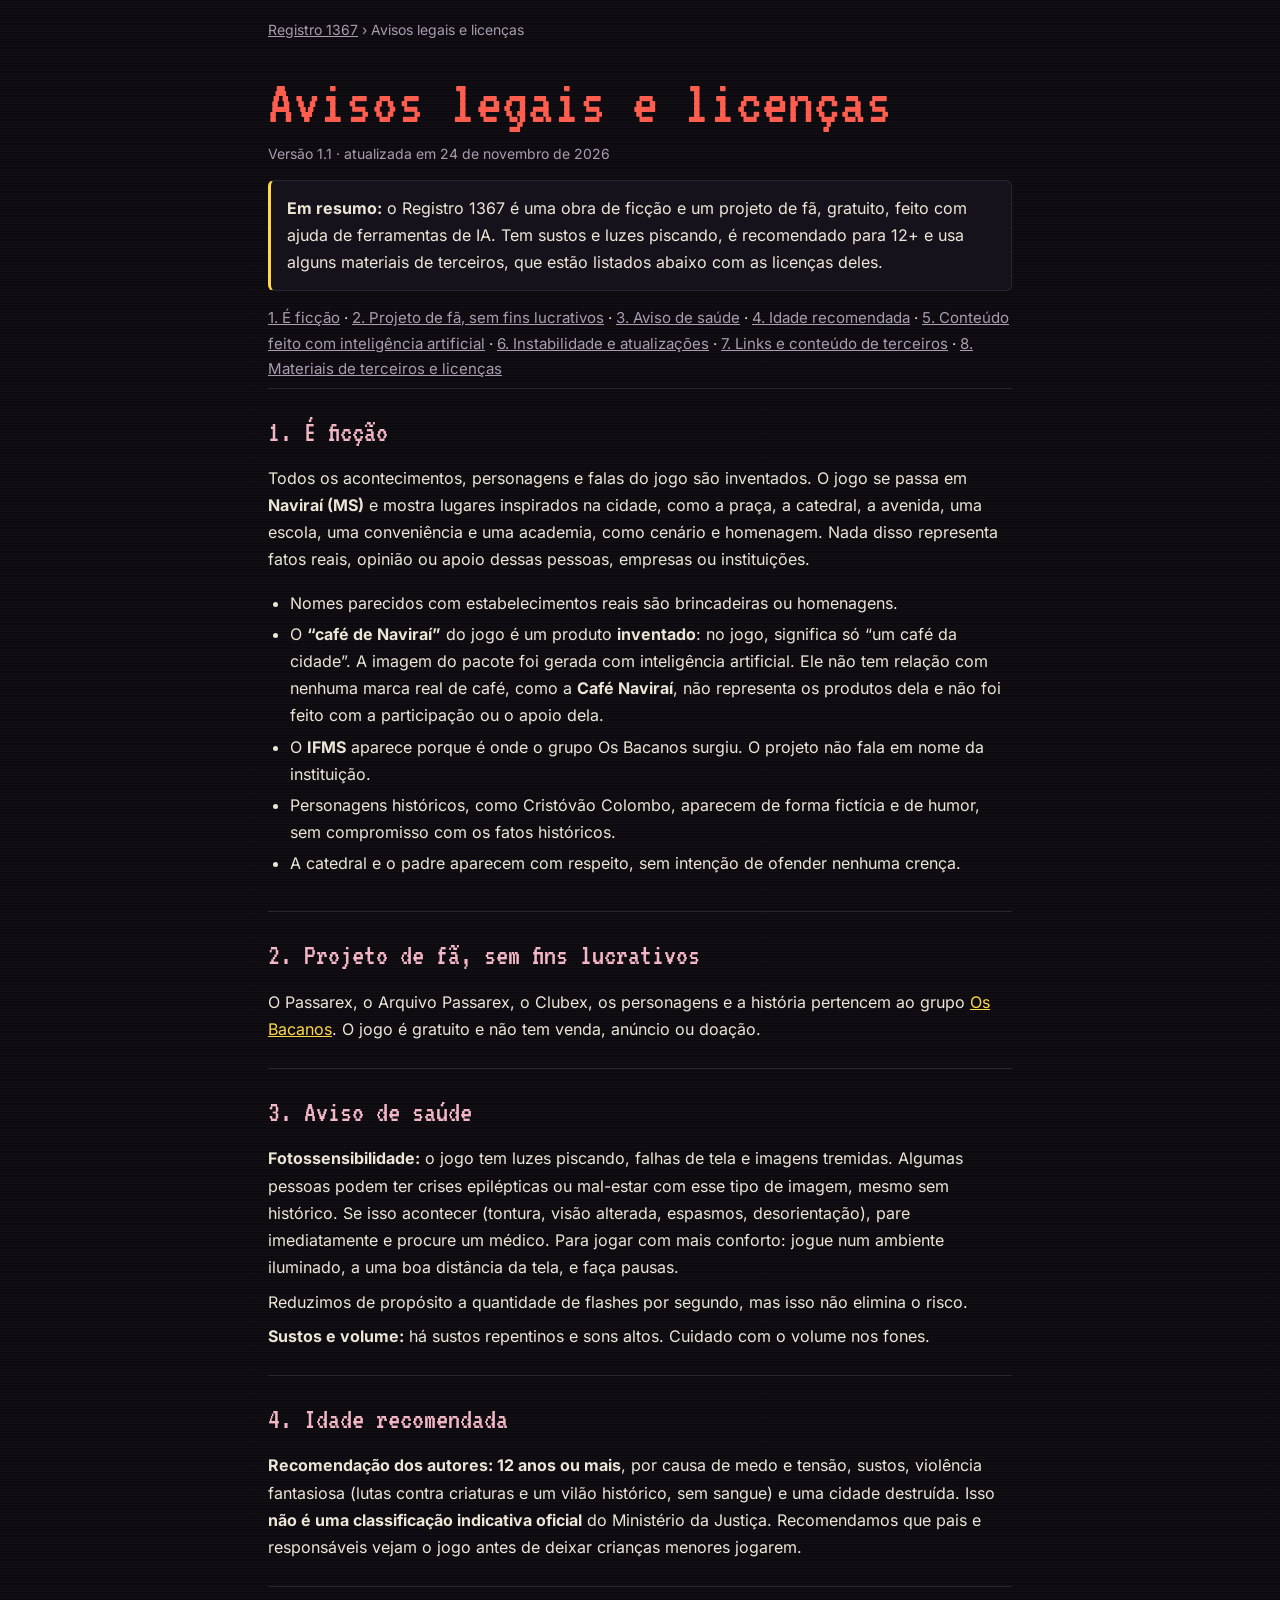
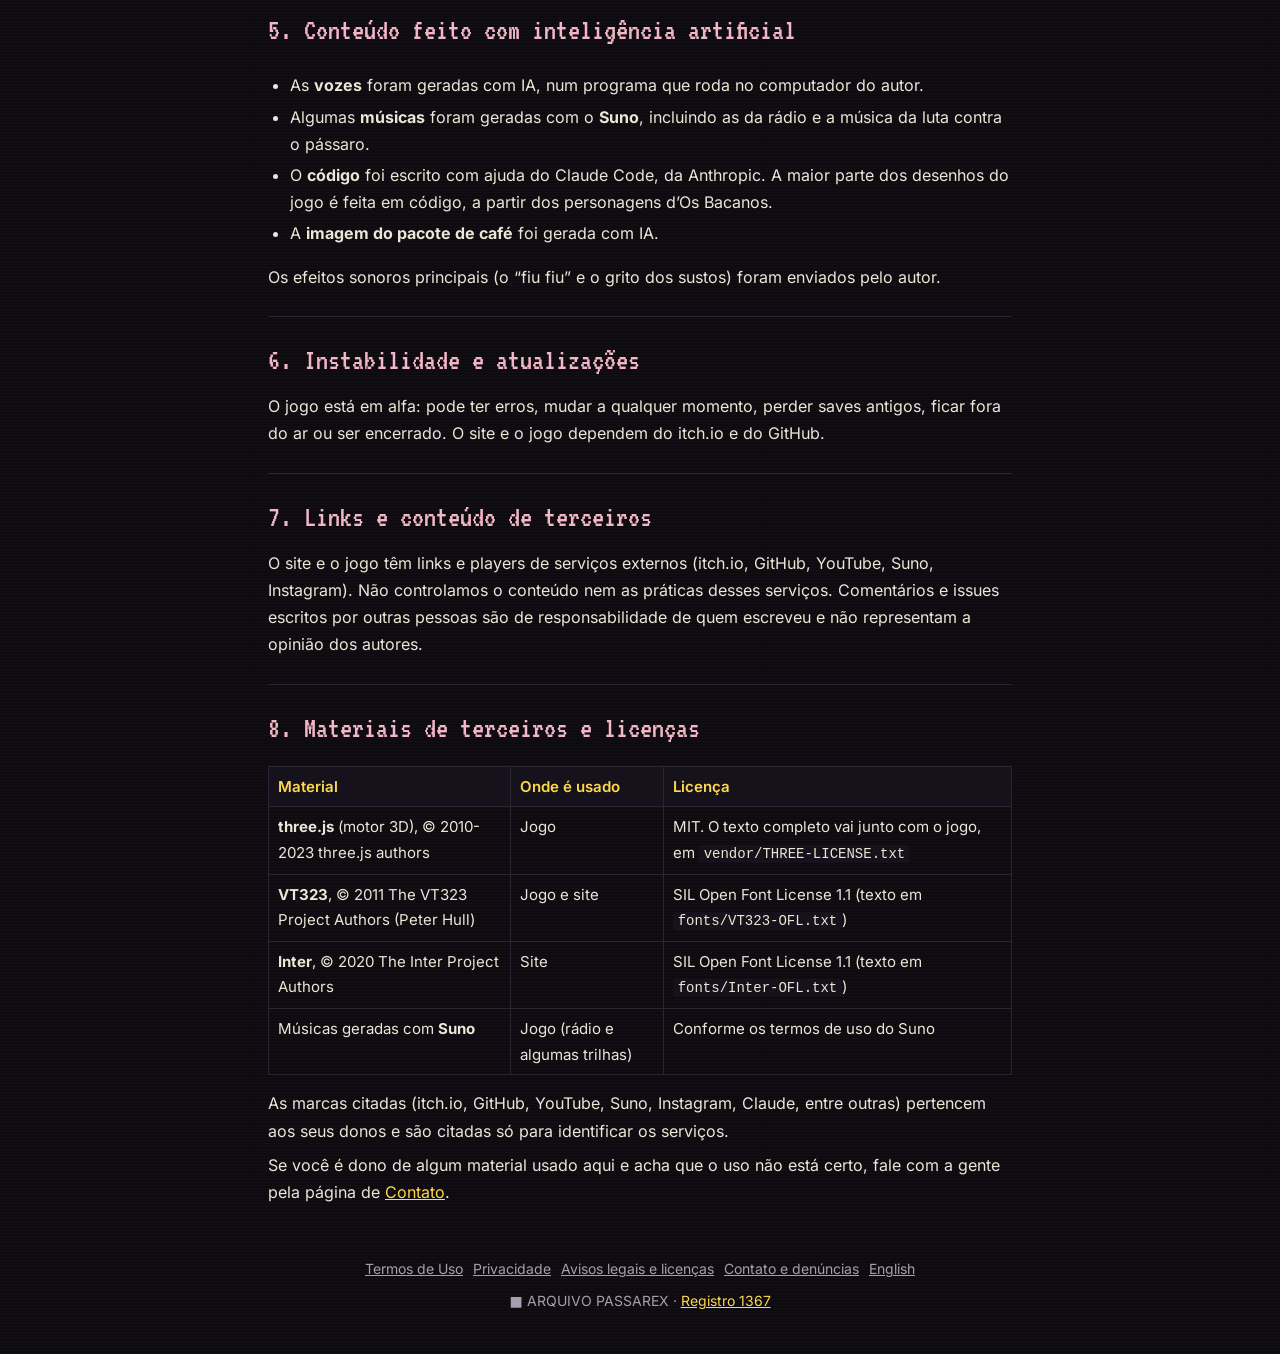
<file: avisos/index.html>
<!doctype html>
<html lang="pt-BR">
<head>
<meta charset="utf-8">
<meta name="viewport" content="width=device-width,initial-scale=1,viewport-fit=cover">
<meta http-equiv="Content-Security-Policy" content="default-src 'self'; img-src 'self' data:; style-src 'self' 'unsafe-inline'; font-src 'self'; script-src 'none'; frame-src 'none'; base-uri 'self'; form-action 'none'">
<meta name="referrer" content="strict-origin-when-cross-origin">
<link rel="icon" href="/registro-1367/favicon.ico" sizes="48x48">
<link rel="icon" type="image/png" sizes="192x192" href="/registro-1367/imagens/favicon-192.png">
<link rel="apple-touch-icon" href="/registro-1367/imagens/apple-touch-icon.png">
<title>Avisos legais e licenças · Registro 1367</title>
<meta name="description" content="Avisos sobre ficção, saúde, conteúdo feito com IA, links externos, classificação recomendada e as licenças dos materiais de terceiros do Registro 1367.">
<meta name="robots" content="index, follow">
<link rel="canonical" href="https://odavyyy.github.io/registro-1367/avisos/">
<meta name="theme-color" content="#0d0a10">
<script type="application/ld+json">{"@context": "https://schema.org", "@type": "WebPage", "url": "https://odavyyy.github.io/registro-1367/avisos/", "name": "Avisos legais e licenças · Registro 1367", "description": "Avisos sobre ficção, saúde, conteúdo feito com IA, links externos, classificação recomendada e as licenças dos materiais de terceiros do Registro 1367.", "inLanguage": "pt-BR", "dateModified": "2026-11-24T18:00:00-04:00", "isPartOf": {"@type": "WebSite", "name": "Registro 1367", "url": "https://odavyyy.github.io/registro-1367/"}}</script>
<link rel="stylesheet" href="../fonts/fontes.css">
<style>
:root{--bg:#0d0a10;--paper:#16121b;--ink:#ece6d6;--dim:#a79fb0;--red:#ff5d4e;--gold:#ffd94a;--pink:#f2b6c4;--line:#2b2433}
*{box-sizing:border-box}
html,body{margin:0;background:var(--bg);color:var(--ink);font-family:Inter,system-ui,sans-serif;line-height:1.7}
body{background-image:repeating-linear-gradient(0deg,rgba(255,255,255,.018) 0 1px,transparent 1px 3px)}
a{color:var(--gold)}
.wrap{max-width:780px;margin:0 auto;padding:0 18px}
.crumbs{font-size:14px;color:var(--dim);padding:18px 0 0}
.crumbs a{color:var(--dim)}
header{padding:20px 0 6px}
h1{font-family:VT323,monospace;font-weight:400;font-size:clamp(40px,8vw,64px);line-height:1;margin:.15em 0 .1em;color:var(--red)}
.ver{font-size:14px;color:var(--dim);margin:0 0 6px}
.resumo{background:var(--paper);border:1px solid var(--line);border-left:3px solid var(--gold);border-radius:6px;padding:14px 16px;margin:14px 0}
.resumo ul{margin:.3em 0 0;padding-left:20px}
nav.indice{font-size:15px;margin:10px 0 0}
nav.indice a{color:var(--dim)}
section{padding:18px 0;border-top:1px solid var(--line)}
h2{font-family:VT323,monospace;font-weight:400;font-size:30px;margin:0 0 4px;color:var(--pink);scroll-margin-top:12px}
h3{font-size:17px;margin:14px 0 2px}
p{margin:.45em 0}
ul,ol{padding-left:22px} li{margin:4px 0}
table{width:100%;border-collapse:collapse;font-size:15px;margin:8px 0}
th,td{border:1px solid var(--line);padding:7px 9px;text-align:left;vertical-align:top}
th{background:var(--paper);color:var(--gold);font-weight:600}
code{background:var(--paper);padding:1px 5px;border-radius:3px;font-size:14px}
.tabwrap{overflow-x:auto}
footer{padding:26px 0 44px;text-align:center;color:var(--dim);font-size:14px}
.rodape-legal{display:flex;gap:10px;justify-content:center;flex-wrap:wrap;margin-bottom:8px}
.rodape-legal a{color:var(--dim)}
@media (max-width:640px){h2{font-size:27px} th,td{padding:6px} body{font-size:16px}}
</style>
</head>
<body>
<div class="wrap">
  <nav class="crumbs"><a href="../">Registro 1367</a> › Avisos legais e licenças</nav>
  <header>
    <h1>Avisos legais e licenças</h1>
    <p class="ver">Versão 1.1 · atualizada em 24 de novembro de 2026</p>
    <div class="resumo"><b>Em resumo:</b> o Registro 1367 é uma obra de ficção e um projeto de fã, gratuito, feito com ajuda de ferramentas de IA. Tem sustos e luzes piscando, é recomendado para 12+ e usa alguns materiais de terceiros, que estão listados abaixo com as licenças deles.</div>
    <nav class="indice"><a href="#ficcao">1. É ficção</a> · <a href="#fa">2. Projeto de fã, sem fins lucrativos</a> · <a href="#saude">3. Aviso de saúde</a> · <a href="#idade">4. Idade recomendada</a> · <a href="#ia">5. Conteúdo feito com inteligência artificial</a> · <a href="#alfa">6. Instabilidade e atualizações</a> · <a href="#links">7. Links e conteúdo de terceiros</a> · <a href="#licencas">8. Materiais de terceiros e licenças</a></nav>
  </header>
  <section id="ficcao">
    <h2>1. É ficção</h2>
    <p>Todos os acontecimentos, personagens e falas do jogo são inventados. O jogo se passa em <b>Naviraí (MS)</b> e mostra lugares inspirados na cidade, como a praça, a catedral, a avenida, uma escola, uma conveniência e uma academia, como cenário e homenagem. Nada disso representa fatos reais, opinião ou apoio dessas pessoas, empresas ou instituições.</p>
    <ul>
      <li>Nomes parecidos com estabelecimentos reais são brincadeiras ou homenagens.</li>
      <li>O <b>“café de Naviraí”</b> do jogo é um produto <b>inventado</b>: no jogo, significa só “um café da cidade”. A imagem do pacote foi gerada com inteligência artificial. Ele não tem relação com nenhuma marca real de café, como a <b>Café Naviraí</b>, não representa os produtos dela e não foi feito com a participação ou o apoio dela.</li>
      <li>O <b>IFMS</b> aparece porque é onde o grupo Os Bacanos surgiu. O projeto não fala em nome da instituição.</li>
      <li>Personagens históricos, como Cristóvão Colombo, aparecem de forma fictícia e de humor, sem compromisso com os fatos históricos.</li>
      <li>A catedral e o padre aparecem com respeito, sem intenção de ofender nenhuma crença.</li>
    </ul>
  </section>
  <section id="fa">
    <h2>2. Projeto de fã, sem fins lucrativos</h2>
    <p>O Passarex, o Arquivo Passarex, o Clubex, os personagens e a história pertencem ao grupo <a href="https://www.instagram.com/os_bacanos67/">Os Bacanos</a>. O jogo é gratuito e não tem venda, anúncio ou doação.</p>
  </section>
  <section id="saude">
    <h2>3. Aviso de saúde</h2>
    <p><b>Fotossensibilidade:</b> o jogo tem luzes piscando, falhas de tela e imagens tremidas. Algumas pessoas podem ter crises epilépticas ou mal-estar com esse tipo de imagem, mesmo sem histórico. Se isso acontecer (tontura, visão alterada, espasmos, desorientação), pare imediatamente e procure um médico. Para jogar com mais conforto: jogue num ambiente iluminado, a uma boa distância da tela, e faça pausas.</p>
    <p>Reduzimos de propósito a quantidade de flashes por segundo, mas isso não elimina o risco.</p>
    <p><b>Sustos e volume:</b> há sustos repentinos e sons altos. Cuidado com o volume nos fones.</p>
  </section>
  <section id="idade">
    <h2>4. Idade recomendada</h2>
    <p><b>Recomendação dos autores: 12 anos ou mais</b>, por causa de medo e tensão, sustos, violência fantasiosa (lutas contra criaturas e um vilão histórico, sem sangue) e uma cidade destruída. Isso <b>não é uma classificação indicativa oficial</b> do Ministério da Justiça. Recomendamos que pais e responsáveis vejam o jogo antes de deixar crianças menores jogarem.</p>
  </section>
  <section id="ia">
    <h2>5. Conteúdo feito com inteligência artificial</h2>
    <ul>
      <li>As <b>vozes</b> foram geradas com IA, num programa que roda no computador do autor.</li>
      <li>Algumas <b>músicas</b> foram geradas com o <b>Suno</b>, incluindo as da rádio e a música da luta contra o pássaro.</li>
      <li>O <b>código</b> foi escrito com ajuda do Claude Code, da Anthropic. A maior parte dos desenhos do jogo é feita em código, a partir dos personagens d’Os Bacanos.</li>
      <li>A <b>imagem do pacote de café</b> foi gerada com IA.</li>
    </ul>
    <p>Os efeitos sonoros principais (o “fiu fiu” e o grito dos sustos) foram enviados pelo autor.</p>
  </section>
  <section id="alfa">
    <h2>6. Instabilidade e atualizações</h2>
    <p>O jogo está em alfa: pode ter erros, mudar a qualquer momento, perder saves antigos, ficar fora do ar ou ser encerrado. O site e o jogo dependem do itch.io e do GitHub.</p>
  </section>
  <section id="links">
    <h2>7. Links e conteúdo de terceiros</h2>
    <p>O site e o jogo têm links e players de serviços externos (itch.io, GitHub, YouTube, Suno, Instagram). Não controlamos o conteúdo nem as práticas desses serviços. Comentários e issues escritos por outras pessoas são de responsabilidade de quem escreveu e não representam a opinião dos autores.</p>
  </section>
  <section id="licencas">
    <h2>8. Materiais de terceiros e licenças</h2>
    <div class="tabwrap"><table>
      <tr><th>Material</th><th>Onde é usado</th><th>Licença</th></tr>
      <tr><td><b>three.js</b> (motor 3D), © 2010-2023 three.js authors</td><td>Jogo</td><td>MIT. O texto completo vai junto com o jogo, em <code>vendor/THREE-LICENSE.txt</code></td></tr>
      <tr><td><b>VT323</b>, © 2011 The VT323 Project Authors (Peter Hull)</td><td>Jogo e site</td><td>SIL Open Font License 1.1 (texto em <code>fonts/VT323-OFL.txt</code>)</td></tr>
      <tr><td><b>Inter</b>, © 2020 The Inter Project Authors</td><td>Site</td><td>SIL Open Font License 1.1 (texto em <code>fonts/Inter-OFL.txt</code>)</td></tr>
      <tr><td>Músicas geradas com <b>Suno</b></td><td>Jogo (rádio e algumas trilhas)</td><td>Conforme os termos de uso do Suno</td></tr>
    </table></div>
    <p>As marcas citadas (itch.io, GitHub, YouTube, Suno, Instagram, Claude, entre outras) pertencem aos seus donos e são citadas só para identificar os serviços.</p>
    <p>Se você é dono de algum material usado aqui e acha que o uso não está certo, fale com a gente pela página de <a href="../contato/#remocao">Contato</a>.</p>
  </section>
  <footer><nav class="rodape-legal"><a href="../termos/">Termos de Uso</a><a href="../privacidade/">Privacidade</a><a href="../avisos/">Avisos legais e licenças</a><a href="../contato/">Contato e denúncias</a><a href="../en/legal/">English</a></nav>■ ARQUIVO PASSAREX · <a href="../">Registro 1367</a></footer>
</div>
</body>
</html>
</file>
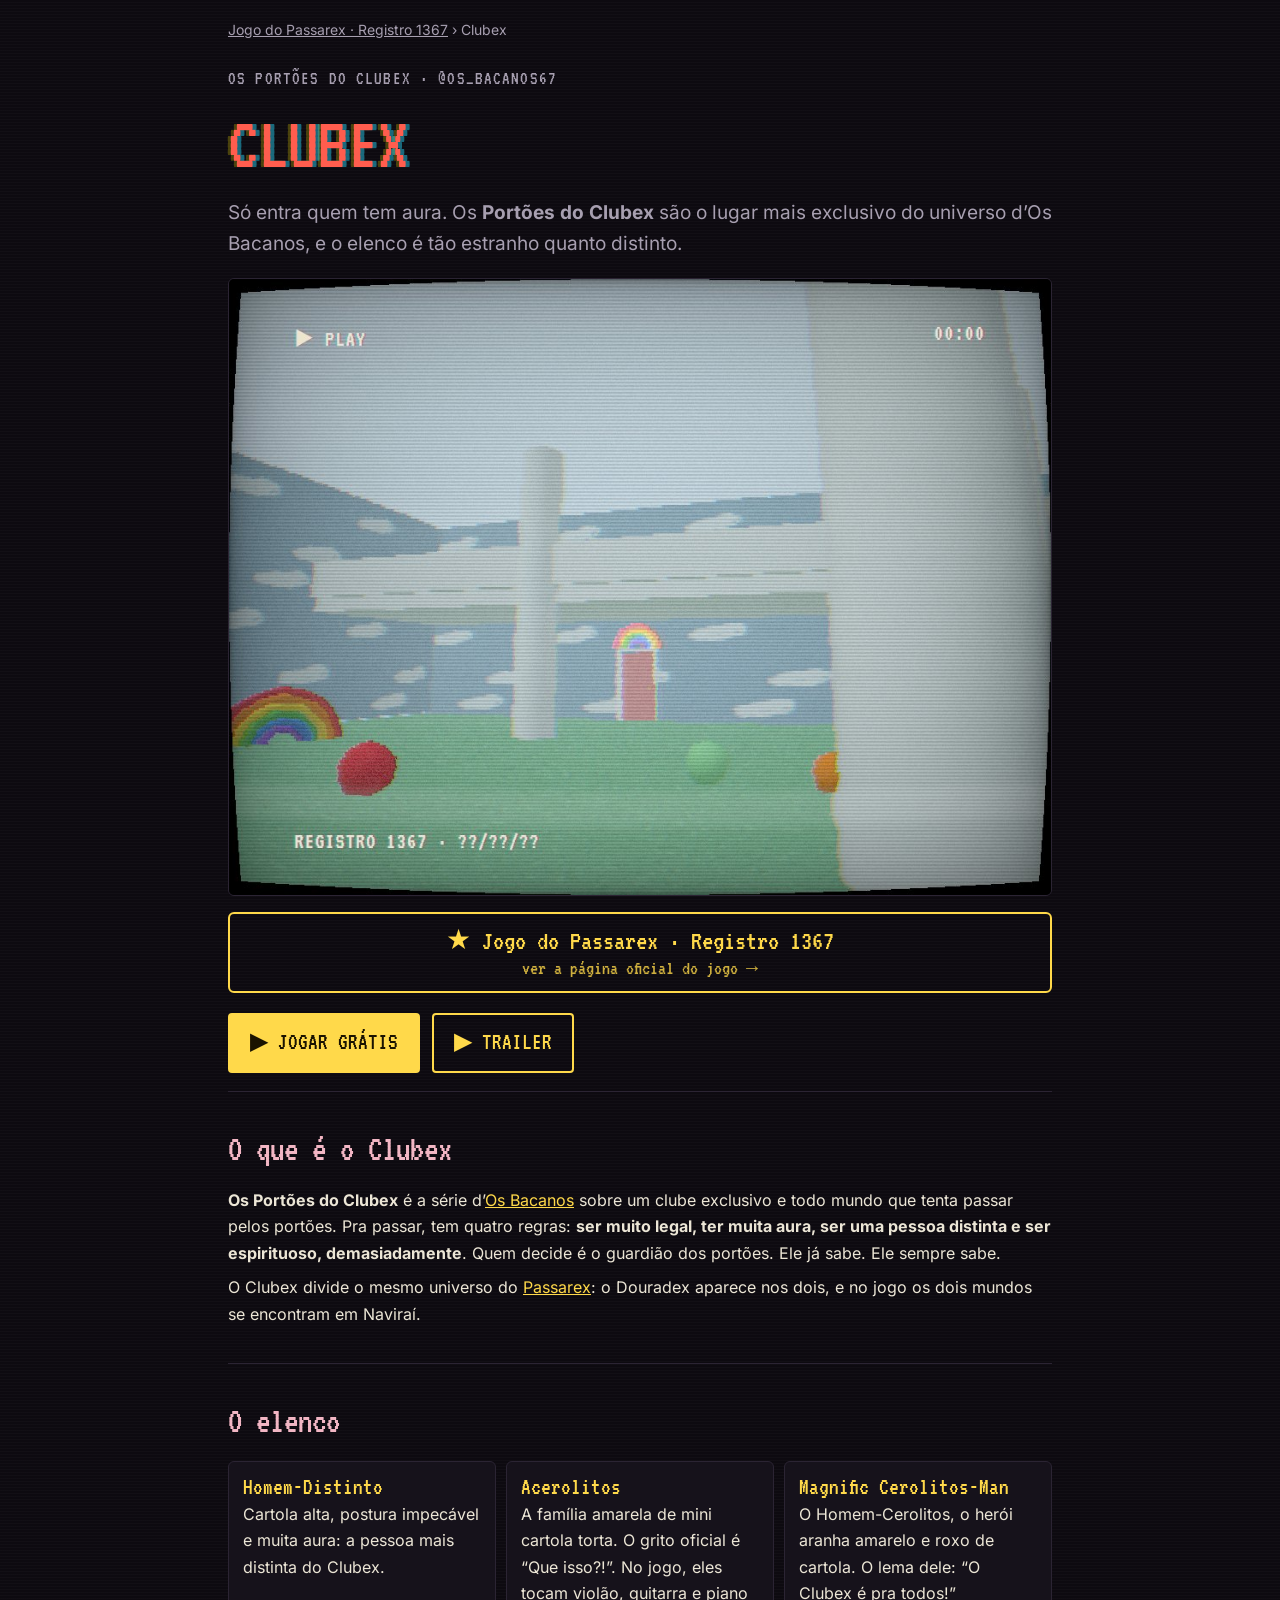
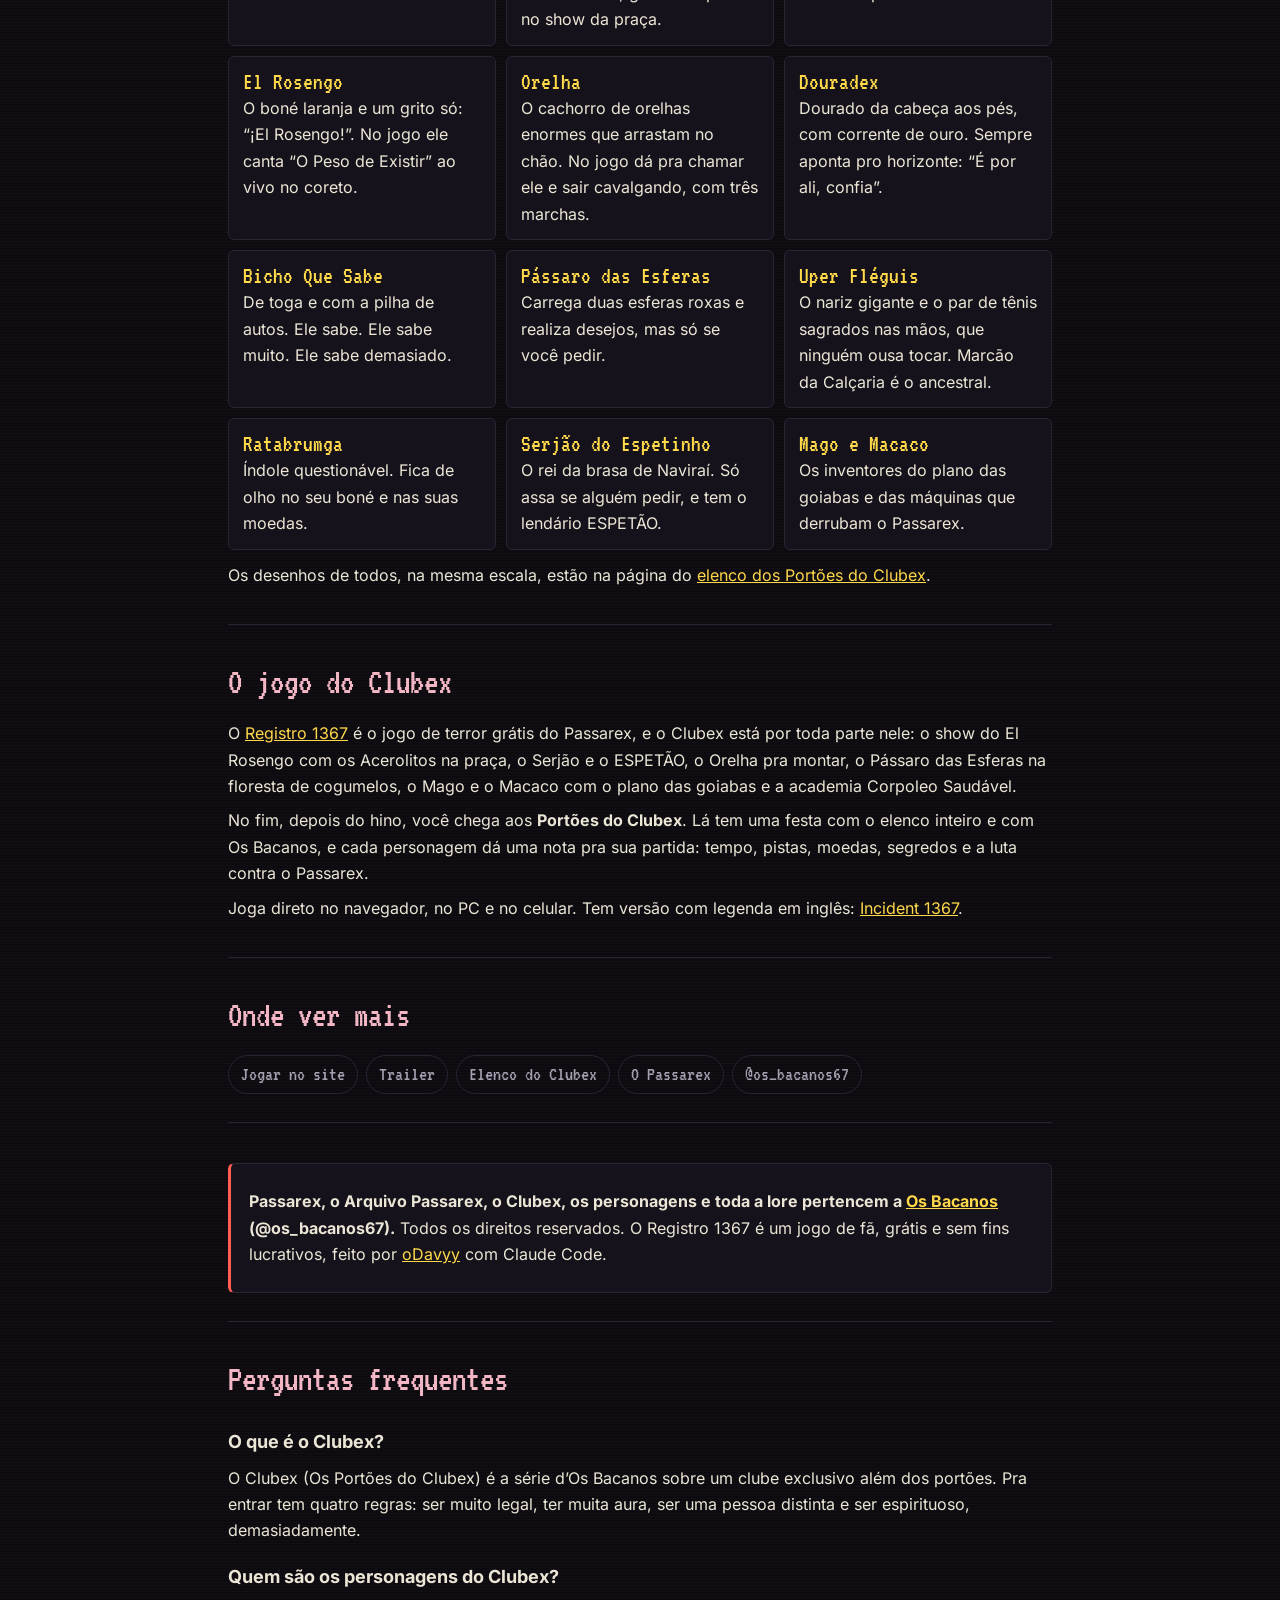
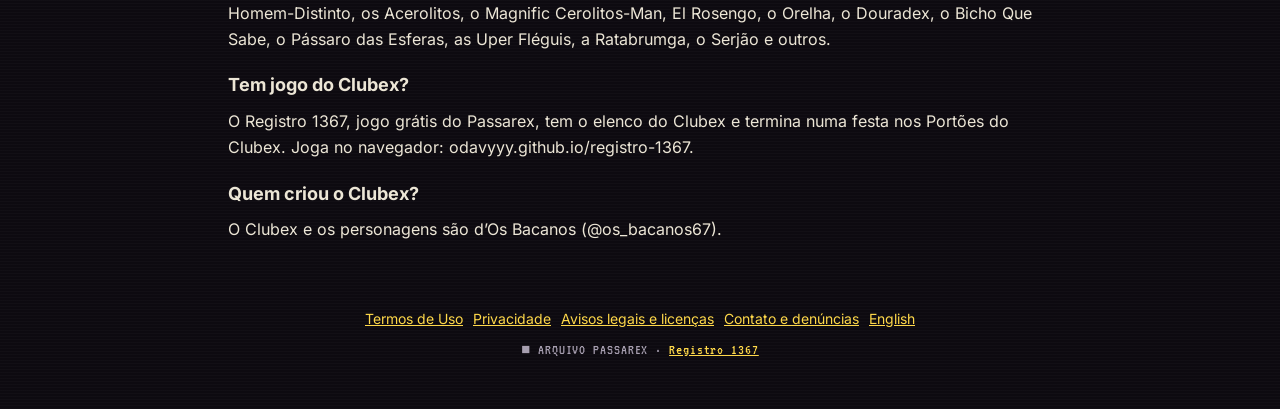
<file: clubex/index.html>
<!doctype html>
<html lang="pt-BR">
<head>
<meta charset="utf-8">
<meta name="viewport" content="width=device-width,initial-scale=1,viewport-fit=cover">
<link rel="icon" href="/registro-1367/favicon.ico" sizes="48x48">
<link rel="icon" type="image/png" sizes="192x192" href="/registro-1367/imagens/favicon-192.png">
<link rel="apple-touch-icon" href="/registro-1367/imagens/apple-touch-icon.png">
<title>Clubex: os Portões do Clubex, o elenco e o jogo do Clubex</title>
<meta name="description" content="O Clubex é o universo d’Os Bacanos: os Portões do Clubex, o Homem-Distinto, os Acerolitos, El Rosengo, Orelha, Douradex e companhia. Veja quem é quem e jogue grátis o Registro 1367, que termina na festa nos Portões do Clubex.">
<meta name="keywords" content="Clubex, Portões do Clubex, Os Portões do Clubex, jogo do Clubex, Acerolitos, Homem-Distinto, El Rosengo, Douradex, Orelha, Cerolitos-Man, Os Bacanos, Registro 1367">
<meta name="author" content="oDavyy">
<meta name="robots" content="index, follow, max-image-preview:large">
<link rel="canonical" href="https://odavyyy.github.io/registro-1367/clubex/">
<meta name="theme-color" content="#0d0a10">
<meta name="referrer" content="strict-origin-when-cross-origin">
<meta http-equiv="Content-Security-Policy" content="default-src 'self'; img-src 'self' data:; style-src 'self' 'unsafe-inline'; font-src 'self'; script-src 'none'; frame-src 'none'; base-uri 'self'; form-action 'none'">
<meta property="og:type" content="website">
<meta property="og:locale" content="pt_BR">
<meta property="og:site_name" content="Registro 1367">
<meta property="og:url" content="https://odavyyy.github.io/registro-1367/clubex/">
<meta property="og:title" content="Clubex: os Portões do Clubex, o elenco e o jogo do Clubex">
<meta property="og:description" content="O Clubex é o universo d’Os Bacanos: os Portões do Clubex, o Homem-Distinto, os Acerolitos, El Rosengo, Orelha, Douradex e companhia. Veja quem é quem e jogue grátis o Registro 1367, que termina na festa nos Portões do Clubex.">
<meta property="og:image" content="https://odavyyy.github.io/registro-1367/imagens/6-brinquedo.jpg">
<meta property="og:image:alt" content="Sala de brincar com nuvens e arco-íris no jogo Registro 1367, do universo do Clubex">
<meta name="twitter:card" content="summary_large_image">
<meta name="twitter:title" content="Clubex: os Portões do Clubex, o elenco e o jogo do Clubex">
<meta name="twitter:description" content="O Clubex é o universo d’Os Bacanos: os Portões do Clubex, o Homem-Distinto, os Acerolitos, El Rosengo, Orelha, Douradex e companhia. Veja quem é quem e jogue grátis o Registro 1367, que termina na festa nos Portões do Clubex.">
<meta name="twitter:image" content="https://odavyyy.github.io/registro-1367/imagens/6-brinquedo.jpg">
<script type="application/ld+json">[{"@context": "https://schema.org", "@type": "WebPage", "@id": "https://odavyyy.github.io/registro-1367/clubex/", "url": "https://odavyyy.github.io/registro-1367/clubex/", "name": "Clubex: os Portões do Clubex, o elenco e o jogo do Clubex", "description": "O Clubex é o universo d’Os Bacanos: os Portões do Clubex, o Homem-Distinto, os Acerolitos, El Rosengo, Orelha, Douradex e companhia. Veja quem é quem e jogue grátis o Registro 1367, que termina na festa nos Portões do Clubex.", "inLanguage": "pt-BR", "isPartOf": {"@type": "WebSite", "name": "Registro 1367", "url": "https://odavyyy.github.io/registro-1367/"}, "primaryImageOfPage": "https://odavyyy.github.io/registro-1367/imagens/6-brinquedo.jpg", "about": {"@type": "VideoGame", "name": "Registro 1367", "alternateName": ["Incident 1367", "Jogo do Passarex"], "url": "https://odavyyy.github.io/registro-1367/"}}, {"@context": "https://schema.org", "@type": "BreadcrumbList", "itemListElement": [{"@type": "ListItem", "position": 1, "name": "Registro 1367", "item": "https://odavyyy.github.io/registro-1367/"}, {"@type": "ListItem", "position": 2, "name": "Clubex", "item": "https://odavyyy.github.io/registro-1367/clubex/"}]}, {"@context": "https://schema.org", "@type": "FAQPage", "mainEntity": [{"@type": "Question", "name": "O que é o Clubex?", "acceptedAnswer": {"@type": "Answer", "text": "O Clubex (Os Portões do Clubex) é a série d’Os Bacanos sobre um clube exclusivo além dos portões. Pra entrar tem quatro regras: ser muito legal, ter muita aura, ser uma pessoa distinta e ser espirituoso, demasiadamente."}}, {"@type": "Question", "name": "Quem são os personagens do Clubex?", "acceptedAnswer": {"@type": "Answer", "text": "Homem-Distinto, os Acerolitos, o Magnific Cerolitos-Man, El Rosengo, o Orelha, o Douradex, o Bicho Que Sabe, o Pássaro das Esferas, as Uper Fléguis, a Ratabrumga, o Serjão e outros."}}, {"@type": "Question", "name": "Tem jogo do Clubex?", "acceptedAnswer": {"@type": "Answer", "text": "O Registro 1367, jogo grátis do Passarex, tem o elenco do Clubex e termina numa festa nos Portões do Clubex. Joga no navegador: odavyyy.github.io/registro-1367."}}, {"@type": "Question", "name": "Quem criou o Clubex?", "acceptedAnswer": {"@type": "Answer", "text": "O Clubex e os personagens são d’Os Bacanos (@os_bacanos67)."}}]}]</script>
<link rel="stylesheet" href="../fonts/fontes.css">
<style>
:root{--bg:#0d0a10;--paper:#16121b;--ink:#ece6d6;--dim:#a79fb0;--red:#ff5d4e;--gold:#ffd94a;--pink:#f2b6c4;--line:#2b2433}
*{box-sizing:border-box}
html,body{margin:0;background:var(--bg);color:var(--ink);font-family:Inter,system-ui,sans-serif;line-height:1.65}
body{background-image:repeating-linear-gradient(0deg,rgba(255,255,255,.018) 0 1px,transparent 1px 3px)}
a{color:var(--gold)}
.wrap{max-width:860px;margin:0 auto;padding:0 18px}
.crumbs{font-size:14px;color:var(--dim);padding:18px 0 0}
.crumbs a{color:var(--dim)}
header{padding:22px 0 14px}
.tag{font-family:VT323,monospace;letter-spacing:.06em;color:var(--dim);font-size:19px}
h1{font-family:VT323,monospace;font-weight:400;font-size:clamp(44px,9vw,76px);line-height:1;margin:.15em 0 .2em;color:var(--red);text-shadow:4px 0 rgba(40,220,255,.45),-3px 0 rgba(255,230,0,.25)}
.lead{font-size:19px;color:var(--dim)}
.cover{display:block;width:100%;height:auto;border:1px solid var(--line);border-radius:6px;margin:18px 0 6px}
.btns{display:flex;gap:12px;flex-wrap:wrap;margin:20px 0 4px}
.btn{font-family:VT323,monospace;font-size:24px;text-decoration:none;padding:8px 20px;border:2px solid var(--gold);color:var(--gold);border-radius:4px}
.btn.main{background:var(--gold);color:#1a1300}
.pagina-jogo{display:block;margin:16px 0;padding:12px 18px;border:2px solid var(--gold);border-radius:6px;font-family:VT323,monospace;font-size:28px;line-height:1.1;color:var(--gold);text-decoration:none;text-align:center}.pagina-jogo span{display:block;font-size:20px;opacity:.8}
section{padding:28px 0;border-top:1px solid var(--line)}
h2{font-family:VT323,monospace;font-weight:400;font-size:36px;margin:0 0 8px;color:var(--pink)}
h3{margin:18px 0 2px;font-size:18px}
p{margin:.5em 0}
ul{padding-left:20px}
li{margin:5px 0}
.card{background:var(--paper);border:1px solid var(--line);border-radius:6px;padding:16px 18px;margin-top:12px}
.rights{border-left:3px solid var(--red)}
.grid{display:grid;grid-template-columns:repeat(auto-fit,minmax(240px,1fr));gap:12px;margin-top:12px}
.grid img{width:100%;display:block;border-radius:4px;border:1px solid var(--line)}
figure{margin:0}
figcaption{font-size:14px;color:var(--dim);margin-top:4px}
.chars{display:grid;grid-template-columns:repeat(auto-fit,minmax(230px,1fr));gap:10px;margin-top:10px}
.chars div{background:var(--paper);border:1px solid var(--line);border-radius:6px;padding:12px 14px}
.chars b{display:block;font-family:VT323,monospace;font-weight:400;font-size:24px;color:var(--gold);line-height:1.1}
.more{display:flex;gap:8px;flex-wrap:wrap;margin-top:10px}
.more a{font-family:VT323,monospace;font-size:20px;text-decoration:none;color:var(--dim);border:1px solid var(--line);border-radius:20px;padding:2px 12px}
footer{padding:28px 0 46px;text-align:center;color:var(--dim);font-size:15px;font-family:VT323,monospace;letter-spacing:.06em}
@media (max-width:640px){.lead{font-size:17px}.btns{display:grid;grid-template-columns:1fr 1fr}.btns .btn{text-align:center}.btns .btn.main{grid-column:1/-1;font-size:28px}h2{font-size:32px}}
</style>
</head>
<body>
<div class="wrap">
  <nav class="crumbs"><a href="../">Jogo do Passarex · Registro 1367</a> › Clubex</nav>
  <header>
    <div class="tag">OS PORTÕES DO CLUBEX · @OS_BACANOS67</div>
    <h1>CLUBEX</h1>
    <p class="lead">Só entra quem tem aura. Os <b>Portões do Clubex</b> são o lugar mais exclusivo do universo d’Os Bacanos, e o elenco é tão estranho quanto distinto.</p>
    <img class="cover" src="../imagens/6-brinquedo.jpg" alt="Sala de brincar com nuvens e arco-íris no jogo Registro 1367, do universo do Clubex" width="630" height="500">
    <a class="pagina-jogo" href="../">★ Jogo do Passarex · Registro 1367<span>ver a página oficial do jogo →</span></a>
    <div class="btns"><a class="btn main" href="../#jogo">▶ JOGAR GRÁTIS</a><a class="btn" href="https://youtu.be/6tqPn_Aw5b8">▶ TRAILER</a></div>
  </header>
  <section>
    <h2>O que é o Clubex</h2>
    <p><b>Os Portões do Clubex</b> é a série d’<a href="https://www.instagram.com/os_bacanos67/">Os Bacanos</a> sobre um clube exclusivo e todo mundo que tenta passar pelos portões. Pra passar, tem quatro regras: <b>ser muito legal, ter muita aura, ser uma pessoa distinta e ser espirituoso, demasiadamente</b>. Quem decide é o guardião dos portões. Ele já sabe. Ele sempre sabe.</p>
    <p>O Clubex divide o mesmo universo do <a href="../passarex/">Passarex</a>: o Douradex aparece nos dois, e no jogo os dois mundos se encontram em Naviraí.</p>
  </section>
  <section>
    <h2>O elenco</h2>
    <div class="chars"><div><b>Homem-Distinto</b>Cartola alta, postura impecável e muita aura: a pessoa mais distinta do Clubex.</div><div><b>Acerolitos</b>A família amarela de mini cartola torta. O grito oficial é “Que isso?!”. No jogo, eles tocam violão, guitarra e piano no show da praça.</div><div><b>Magnific Cerolitos-Man</b>O Homem-Cerolitos, o herói aranha amarelo e roxo de cartola. O lema dele: “O Clubex é pra todos!”</div><div><b>El Rosengo</b>O boné laranja e um grito só: “¡El Rosengo!”. No jogo ele canta “O Peso de Existir” ao vivo no coreto.</div><div><b>Orelha</b>O cachorro de orelhas enormes que arrastam no chão. No jogo dá pra chamar ele e sair cavalgando, com três marchas.</div><div><b>Douradex</b>Dourado da cabeça aos pés, com corrente de ouro. Sempre aponta pro horizonte: “É por ali, confia”.</div><div><b>Bicho Que Sabe</b>De toga e com a pilha de autos. Ele sabe. Ele sabe muito. Ele sabe demasiado.</div><div><b>Pássaro das Esferas</b>Carrega duas esferas roxas e realiza desejos, mas só se você pedir.</div><div><b>Uper Fléguis</b>O nariz gigante e o par de tênis sagrados nas mãos, que ninguém ousa tocar. Marcão da Calçaria é o ancestral.</div><div><b>Ratabrumga</b>Índole questionável. Fica de olho no seu boné e nas suas moedas.</div><div><b>Serjão do Espetinho</b>O rei da brasa de Naviraí. Só assa se alguém pedir, e tem o lendário ESPETÃO.</div><div><b>Mago e Macaco</b>Os inventores do plano das goiabas e das máquinas que derrubam o Passarex.</div></div>
    <p style="margin-top:12px">Os desenhos de todos, na mesma escala, estão na página do <a href="https://odavyyy.github.io/elenco-clubex/">elenco dos Portões do Clubex</a>.</p>
  </section>
  <section>
    <h2>O jogo do Clubex</h2>
    <p>O <a href="../">Registro 1367</a> é o jogo de terror grátis do Passarex, e o Clubex está por toda parte nele: o show do El Rosengo com os Acerolitos na praça, o Serjão e o ESPETÃO, o Orelha pra montar, o Pássaro das Esferas na floresta de cogumelos, o Mago e o Macaco com o plano das goiabas e a academia Corpoleo Saudável.</p>
    <p>No fim, depois do hino, você chega aos <b>Portões do Clubex</b>. Lá tem uma festa com o elenco inteiro e com Os Bacanos, e cada personagem dá uma nota pra sua partida: tempo, pistas, moedas, segredos e a luta contra o Passarex.</p>
    <p>Joga direto no navegador, no PC e no celular. Tem versão com legenda em inglês: <a href="../en/">Incident 1367</a>.</p>
  </section>
  <section>
    <h2>Onde ver mais</h2>
    <div class="more"><a href="../#jogo">Jogar no site</a><a href="https://youtu.be/6tqPn_Aw5b8">Trailer</a><a href="https://odavyyy.github.io/elenco-clubex/">Elenco do Clubex</a><a href="../passarex/">O Passarex</a><a href="https://www.instagram.com/os_bacanos67/">@os_bacanos67</a></div>
  </section>
  <section><div class="card rights"><p><b>Passarex, o Arquivo Passarex, o Clubex, os personagens e toda a lore pertencem a <a href="https://www.instagram.com/os_bacanos67/">Os Bacanos</a> (@os_bacanos67).</b> Todos os direitos reservados. O Registro 1367 é um jogo de fã, grátis e sem fins lucrativos, feito por <a href="https://www.instagram.com/odavyyy1/">oDavyy</a> com Claude Code.</p></div></section>
<section id="perguntas"><h2>Perguntas frequentes</h2><h3>O que é o Clubex?</h3><p>O Clubex (Os Portões do Clubex) é a série d’Os Bacanos sobre um clube exclusivo além dos portões. Pra entrar tem quatro regras: ser muito legal, ter muita aura, ser uma pessoa distinta e ser espirituoso, demasiadamente.</p><h3>Quem são os personagens do Clubex?</h3><p>Homem-Distinto, os Acerolitos, o Magnific Cerolitos-Man, El Rosengo, o Orelha, o Douradex, o Bicho Que Sabe, o Pássaro das Esferas, as Uper Fléguis, a Ratabrumga, o Serjão e outros.</p><h3>Tem jogo do Clubex?</h3><p>O Registro 1367, jogo grátis do Passarex, tem o elenco do Clubex e termina numa festa nos Portões do Clubex. Joga no navegador: odavyyy.github.io/registro-1367.</p><h3>Quem criou o Clubex?</h3><p>O Clubex e os personagens são d’Os Bacanos (@os_bacanos67).</p></section>
  <footer><nav class="rodape-legal" style="display:flex;gap:10px;justify-content:center;flex-wrap:wrap;font-family:Inter,system-ui,sans-serif;font-size:14px;margin-bottom:8px;letter-spacing:0"><a href="../termos/">Termos de Uso</a><a href="../privacidade/">Privacidade</a><a href="../avisos/">Avisos legais e licenças</a><a href="../contato/">Contato e denúncias</a><a href="../en/legal/">English</a></nav>■ ARQUIVO PASSAREX · <a href="../">Registro 1367</a></footer>
</div>
</body>
</html>
</file>
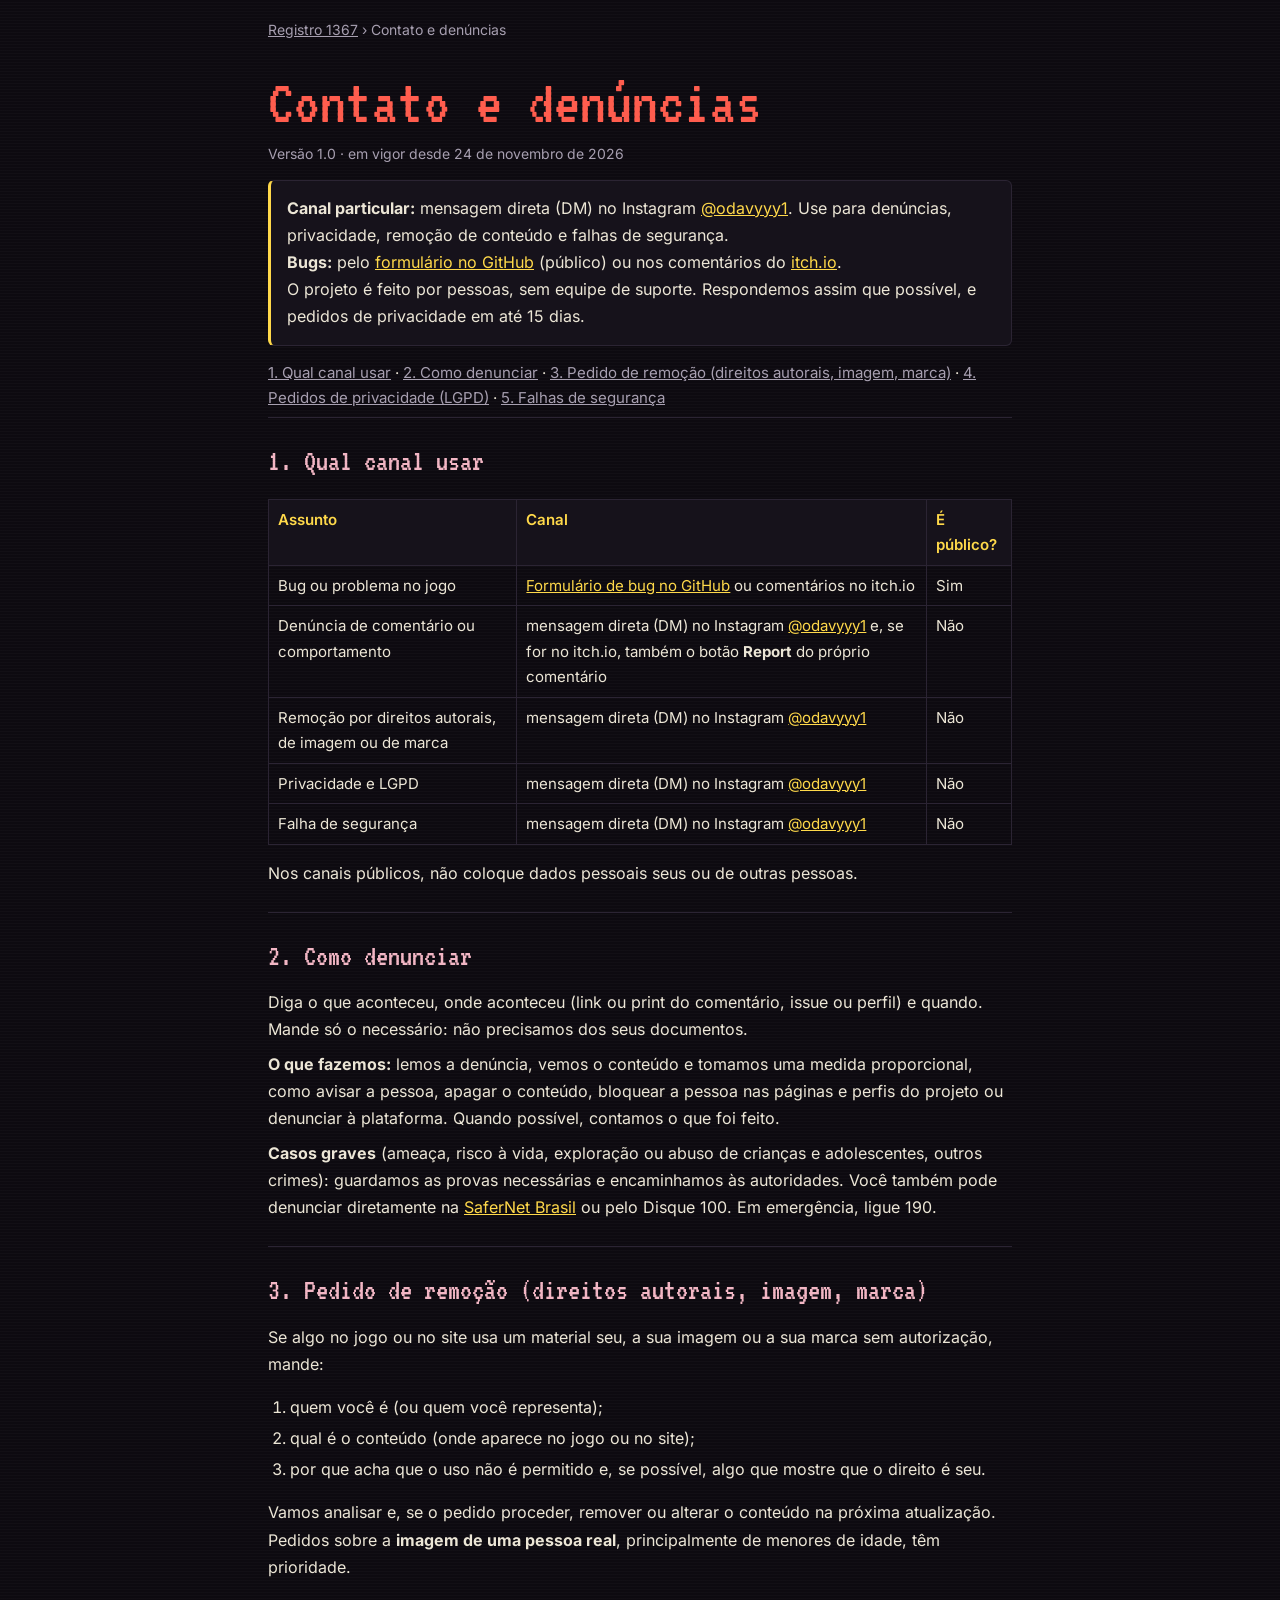
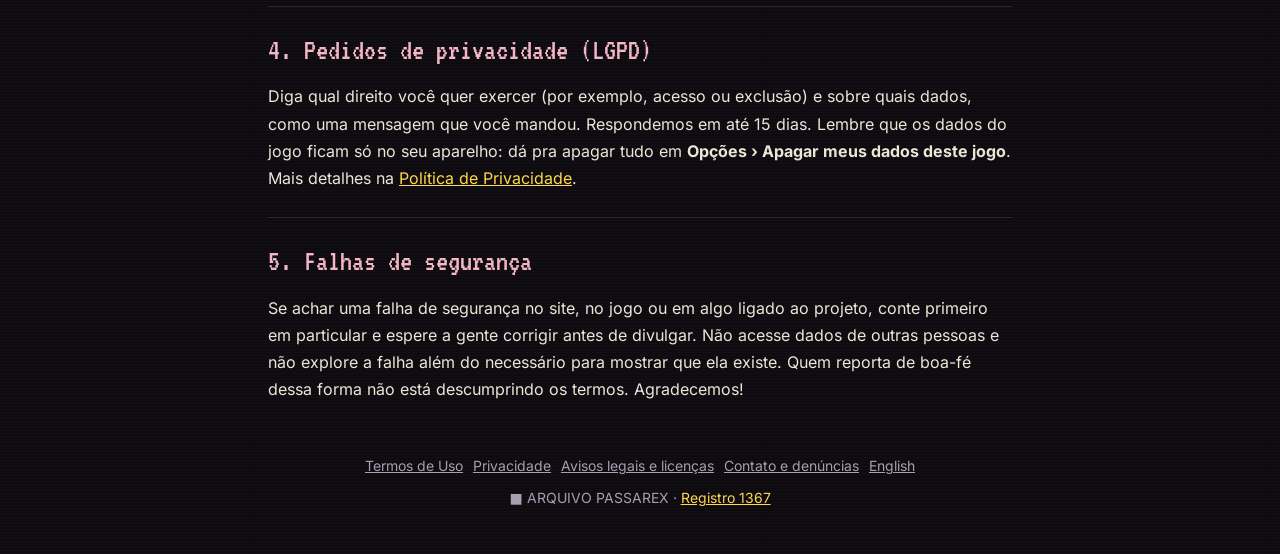
<file: contato/index.html>
<!doctype html>
<html lang="pt-BR">
<head>
<meta charset="utf-8">
<meta name="viewport" content="width=device-width,initial-scale=1,viewport-fit=cover">
<meta http-equiv="Content-Security-Policy" content="default-src 'self'; img-src 'self' data:; style-src 'self' 'unsafe-inline'; font-src 'self'; script-src 'none'; frame-src 'none'; base-uri 'self'; form-action 'none'">
<meta name="referrer" content="strict-origin-when-cross-origin">
<link rel="icon" href="/registro-1367/favicon.ico" sizes="48x48">
<link rel="icon" type="image/png" sizes="192x192" href="/registro-1367/imagens/favicon-192.png">
<link rel="apple-touch-icon" href="/registro-1367/imagens/apple-touch-icon.png">
<title>Contato e denúncias · Registro 1367</title>
<meta name="description" content="Como falar com os autores do Registro 1367: bugs, denúncias, pedidos de remoção de conteúdo, privacidade (LGPD) e falhas de segurança.">
<meta name="robots" content="index, follow">
<link rel="canonical" href="https://odavyyy.github.io/registro-1367/contato/">
<meta name="theme-color" content="#0d0a10">
<script type="application/ld+json">{"@context": "https://schema.org", "@type": "WebPage", "url": "https://odavyyy.github.io/registro-1367/contato/", "name": "Contato e denúncias · Registro 1367", "description": "Como falar com os autores do Registro 1367: bugs, denúncias, pedidos de remoção de conteúdo, privacidade (LGPD) e falhas de segurança.", "inLanguage": "pt-BR", "dateModified": "2026-11-24T12:00:00-04:00", "isPartOf": {"@type": "WebSite", "name": "Registro 1367", "url": "https://odavyyy.github.io/registro-1367/"}}</script>
<link rel="stylesheet" href="../fonts/fontes.css">
<style>
:root{--bg:#0d0a10;--paper:#16121b;--ink:#ece6d6;--dim:#a79fb0;--red:#ff5d4e;--gold:#ffd94a;--pink:#f2b6c4;--line:#2b2433}
*{box-sizing:border-box}
html,body{margin:0;background:var(--bg);color:var(--ink);font-family:Inter,system-ui,sans-serif;line-height:1.7}
body{background-image:repeating-linear-gradient(0deg,rgba(255,255,255,.018) 0 1px,transparent 1px 3px)}
a{color:var(--gold)}
.wrap{max-width:780px;margin:0 auto;padding:0 18px}
.crumbs{font-size:14px;color:var(--dim);padding:18px 0 0}
.crumbs a{color:var(--dim)}
header{padding:20px 0 6px}
h1{font-family:VT323,monospace;font-weight:400;font-size:clamp(40px,8vw,64px);line-height:1;margin:.15em 0 .1em;color:var(--red)}
.ver{font-size:14px;color:var(--dim);margin:0 0 6px}
.resumo{background:var(--paper);border:1px solid var(--line);border-left:3px solid var(--gold);border-radius:6px;padding:14px 16px;margin:14px 0}
.resumo ul{margin:.3em 0 0;padding-left:20px}
nav.indice{font-size:15px;margin:10px 0 0}
nav.indice a{color:var(--dim)}
section{padding:18px 0;border-top:1px solid var(--line)}
h2{font-family:VT323,monospace;font-weight:400;font-size:30px;margin:0 0 4px;color:var(--pink);scroll-margin-top:12px}
h3{font-size:17px;margin:14px 0 2px}
p{margin:.45em 0}
ul,ol{padding-left:22px} li{margin:4px 0}
table{width:100%;border-collapse:collapse;font-size:15px;margin:8px 0}
th,td{border:1px solid var(--line);padding:7px 9px;text-align:left;vertical-align:top}
th{background:var(--paper);color:var(--gold);font-weight:600}
code{background:var(--paper);padding:1px 5px;border-radius:3px;font-size:14px}
.tabwrap{overflow-x:auto}
footer{padding:26px 0 44px;text-align:center;color:var(--dim);font-size:14px}
.rodape-legal{display:flex;gap:10px;justify-content:center;flex-wrap:wrap;margin-bottom:8px}
.rodape-legal a{color:var(--dim)}
@media (max-width:640px){h2{font-size:27px} th,td{padding:6px} body{font-size:16px}}
</style>
</head>
<body>
<div class="wrap">
  <nav class="crumbs"><a href="../">Registro 1367</a> › Contato e denúncias</nav>
  <header>
    <h1>Contato e denúncias</h1>
    <p class="ver">Versão 1.0 · em vigor desde 24 de novembro de 2026</p>
    <div class="resumo"><b>Canal particular:</b> mensagem direta (DM) no Instagram <a href="https://www.instagram.com/odavyyy1/">@odavyyy1</a>. Use para denúncias, privacidade, remoção de conteúdo e falhas de segurança.<br>
<b>Bugs:</b> pelo <a href="https://github.com/odavyyy/registro-1367/issues/new?template=bug.yml">formulário no GitHub</a> (público) ou nos comentários do <a href="https://odavyyy.itch.io/registro-1367">itch.io</a>.<br>
O projeto é feito por pessoas, sem equipe de suporte. Respondemos assim que possível, e pedidos de privacidade em até 15 dias.</div>
    <nav class="indice"><a href="#canais">1. Qual canal usar</a> · <a href="#denuncia">2. Como denunciar</a> · <a href="#remocao">3. Pedido de remoção (direitos autorais, imagem, marca)</a> · <a href="#privacidade">4. Pedidos de privacidade (LGPD)</a> · <a href="#seguranca">5. Falhas de segurança</a></nav>
  </header>
  <section id="canais">
    <h2>1. Qual canal usar</h2>
    <div class="tabwrap"><table>
      <tr><th>Assunto</th><th>Canal</th><th>É público?</th></tr>
      <tr><td>Bug ou problema no jogo</td><td><a href="https://github.com/odavyyy/registro-1367/issues/new?template=bug.yml">Formulário de bug no GitHub</a> ou comentários no itch.io</td><td>Sim</td></tr>
      <tr><td>Denúncia de comentário ou comportamento</td><td>mensagem direta (DM) no Instagram <a href="https://www.instagram.com/odavyyy1/">@odavyyy1</a> e, se for no itch.io, também o botão <b>Report</b> do próprio comentário</td><td>Não</td></tr>
      <tr><td>Remoção por direitos autorais, de imagem ou de marca</td><td>mensagem direta (DM) no Instagram <a href="https://www.instagram.com/odavyyy1/">@odavyyy1</a></td><td>Não</td></tr>
      <tr><td>Privacidade e LGPD</td><td>mensagem direta (DM) no Instagram <a href="https://www.instagram.com/odavyyy1/">@odavyyy1</a></td><td>Não</td></tr>
      <tr><td>Falha de segurança</td><td>mensagem direta (DM) no Instagram <a href="https://www.instagram.com/odavyyy1/">@odavyyy1</a></td><td>Não</td></tr>
    </table></div>
    <p>Nos canais públicos, não coloque dados pessoais seus ou de outras pessoas.</p>
  </section>
  <section id="denuncia">
    <h2>2. Como denunciar</h2>
    <p>Diga o que aconteceu, onde aconteceu (link ou print do comentário, issue ou perfil) e quando. Mande só o necessário: não precisamos dos seus documentos.</p>
    <p><b>O que fazemos:</b> lemos a denúncia, vemos o conteúdo e tomamos uma medida proporcional, como avisar a pessoa, apagar o conteúdo, bloquear a pessoa nas páginas e perfis do projeto ou denunciar à plataforma. Quando possível, contamos o que foi feito.</p>
    <p><b>Casos graves</b> (ameaça, risco à vida, exploração ou abuso de crianças e adolescentes, outros crimes): guardamos as provas necessárias e encaminhamos às autoridades. Você também pode denunciar diretamente na <a href="https://new.safernet.org.br/denuncie">SaferNet Brasil</a> ou pelo Disque 100. Em emergência, ligue 190.</p>
  </section>
  <section id="remocao">
    <h2>3. Pedido de remoção (direitos autorais, imagem, marca)</h2>
    <p>Se algo no jogo ou no site usa um material seu, a sua imagem ou a sua marca sem autorização, mande:</p>
    <ol>
      <li>quem você é (ou quem você representa);</li>
      <li>qual é o conteúdo (onde aparece no jogo ou no site);</li>
      <li>por que acha que o uso não é permitido e, se possível, algo que mostre que o direito é seu.</li>
    </ol>
    <p>Vamos analisar e, se o pedido proceder, remover ou alterar o conteúdo na próxima atualização. Pedidos sobre a <b>imagem de uma pessoa real</b>, principalmente de menores de idade, têm prioridade.</p>
  </section>
  <section id="privacidade">
    <h2>4. Pedidos de privacidade (LGPD)</h2>
    <p>Diga qual direito você quer exercer (por exemplo, acesso ou exclusão) e sobre quais dados, como uma mensagem que você mandou. Respondemos em até 15 dias. Lembre que os dados do jogo ficam só no seu aparelho: dá pra apagar tudo em <b>Opções › Apagar meus dados deste jogo</b>. Mais detalhes na <a href="../privacidade/">Política de Privacidade</a>.</p>
  </section>
  <section id="seguranca">
    <h2>5. Falhas de segurança</h2>
    <p>Se achar uma falha de segurança no site, no jogo ou em algo ligado ao projeto, conte primeiro em particular e espere a gente corrigir antes de divulgar. Não acesse dados de outras pessoas e não explore a falha além do necessário para mostrar que ela existe. Quem reporta de boa-fé dessa forma não está descumprindo os termos. Agradecemos!</p>
  </section>
  <footer><nav class="rodape-legal"><a href="../termos/">Termos de Uso</a><a href="../privacidade/">Privacidade</a><a href="../avisos/">Avisos legais e licenças</a><a href="../contato/">Contato e denúncias</a><a href="../en/legal/">English</a></nav>■ ARQUIVO PASSAREX · <a href="../">Registro 1367</a></footer>
</div>
</body>
</html>
</file>
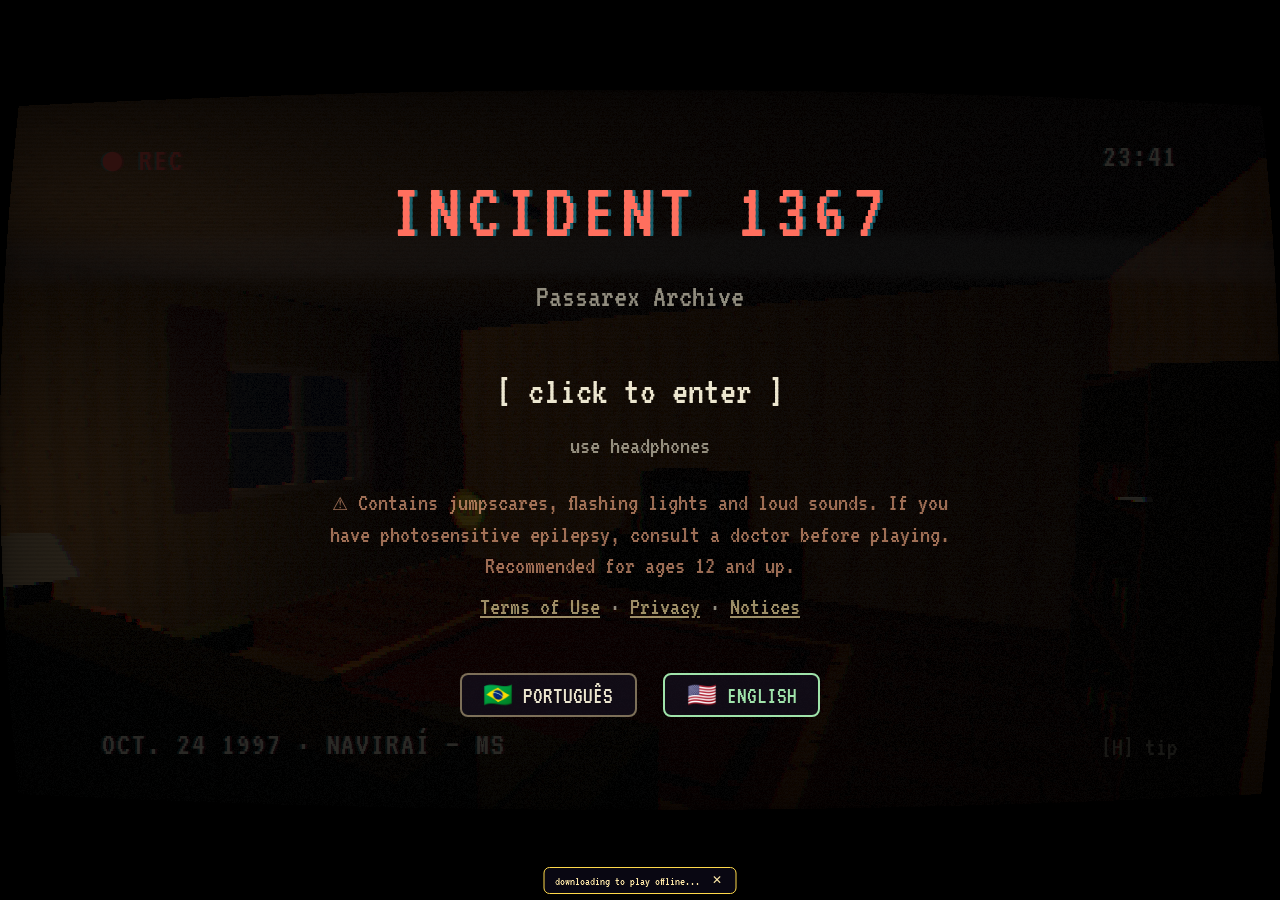
<file: download/index.html>
<!doctype html>
<html lang="pt-BR">
<head>
<meta charset="utf-8">
<meta name="viewport" content="width=device-width,initial-scale=1,maximum-scale=1,user-scalable=no,viewport-fit=cover">
<meta name="mobile-web-app-capable" content="yes">
<meta name="apple-mobile-web-app-capable" content="yes">
<title>Registro 1367 · Jogo de terror do Passarex</title>
<meta name="description" content="Registro 1367: jogo grátis de terror dreamcore do Passarex (Arquivo Passarex / Clubex), estilo PS1 e VHS, em Naviraí. Feito por oDavyy.">
<!-- fonte e motor 3D vêm junto do jogo: nenhum dado de quem joga vai pro Google Fonts ou pra CDN -->
<style>@font-face{font-family:"VT323";font-style:normal;font-weight:400;font-display:swap;src:url(fonts/VT323.woff2) format("woff2")}</style>
<style>
  html,body{margin:0;height:100%;background:#000;overflow:hidden;font-family:'VT323',monospace;color:#ece6cf;user-select:none}
  #wrap{position:absolute;left:50%;top:50%;transform:translate(-50%,-50%);background:#000}
  canvas{display:block;image-rendering:pixelated;cursor:none}
  .hud{position:absolute;inset:0;pointer-events:none}
  .osd{position:absolute;font-size:3.6vmin;letter-spacing:.06em;text-shadow:2px 0 rgba(255,40,80,.35),-2px 0 rgba(40,220,255,.35)}
  #tl{left:8%;top:7%}
  #tr{right:8%;top:7%}
  body.touch #tr{right:27%}   /* na tela 16:9 os botões de cima ficam sobre a imagem */
  #bl{left:8%;bottom:7%}
  .rec{color:#ff5a4e}
  #hkey{position:absolute;right:8%;bottom:7%;font-size:3vmin;opacity:.55}
  #cross{position:absolute;left:50%;top:50%;width:5px;height:5px;margin:-2px 0 0 -2px;background:rgba(255,255,255,.55);border-radius:50%}
  #cross.on{background:rgba(255,233,168,.95);box-shadow:0 0 6px rgba(255,233,168,.8)}
  #prompt{position:absolute;left:50%;top:57%;transform:translateX(-50%);font-size:3.4vmin;white-space:nowrap;text-shadow:0 0 6px #000,0 0 2px #000}
  #sub{position:absolute;left:10%;right:10%;bottom:15%;text-align:center;font-size:3.8vmin;line-height:1.15;text-shadow:0 0 6px #000,0 0 3px #000}
  #sub .tv{color:#ffe9a8}
  #sub .eu{color:#dfe4ee;font-style:italic}
  #sub .dica{color:#ffd94a}
  #toast{position:absolute;left:50%;top:15%;transform:translateX(-50%);font-size:3.6vmin;padding:.2em .8em;background:rgba(0,0,0,.45);opacity:0;transition:opacity .6s;white-space:nowrap}
  #toast.on{opacity:1}
  #toast small{display:block;font-size:.75em;opacity:.7;text-align:center}
  #choice{position:absolute;left:50%;bottom:24%;transform:translateX(-50%);background:rgba(10,8,20,.78);border:1px solid rgba(255,233,168,.5);padding:.5em 1.2em .7em;font-size:3.6vmin;min-width:40%}
  #choice .q{color:#ffe9a8;margin-bottom:.3em}
  #choice .bar{height:3px;background:rgba(255,255,255,.15);margin-top:.4em}
  #choice .bar i{display:block;height:100%;background:#ffe9a8;width:100%}
  .overlay{position:absolute;inset:0;display:flex;flex-direction:column;align-items:center;justify-content:center;text-align:center;background:rgba(0,0,0,.82);pointer-events:auto;cursor:pointer;padding:6%;box-sizing:border-box}
  .overlay h1{font-weight:400;font-size:9vmin;margin:0 0 .2em;letter-spacing:.08em;color:#ff6f5e;text-shadow:3px 0 rgba(40,220,255,.4)}
  .overlay p{font-size:3.6vmin;margin:.35em 0;max-width:36em}
  .overlay .dim{opacity:.6}
  #end{touch-action:pan-y;justify-content:safe center;overflow-y:auto;padding:3% 4% 0}
  #end:has(.fimBox){cursor:default;background:rgba(4,3,8,.95)}
  #end .fimBox{width:min(92%,760px);margin:0 auto;display:flex;flex-direction:column;align-items:center}
  #end .fimBox h1{font-size:7vmin}
  #end .fimBox p{font-size:3.2vmin;margin:.25em auto}
  #end .stats{display:flex;flex-wrap:wrap;gap:.5em;justify-content:center;margin:.6em 0;font-size:3vmin}
  #end .stats span{border:1px solid rgba(255,233,168,.35);background:rgba(255,255,255,.04);padding:.1em .55em;border-radius:4px;white-space:nowrap}
  #end details{width:100%;text-align:left;margin:.6em 0;font-size:3vmin;border:1px solid rgba(255,233,168,.25);padding:.3em .8em;box-sizing:border-box}
  #end details summary{cursor:pointer;text-align:center;color:#ffd94a;font-size:3.4vmin}
  #end details p{font-size:2.9vmin;max-width:none}
  #end .promo{margin-top:.6em}
  #end .codigo{margin:.7em 0 .2em;padding:.45em 1em;border:2px dashed #ffd94a;background:rgba(255,217,74,.1);color:#ffe9a8;font-size:3.2vmin;max-width:40em}
  #end .codigo b{color:#ffd94a;font-size:1.35em;letter-spacing:.15em}
  #end .fimBtns{position:sticky;bottom:0;display:flex;gap:1em;justify-content:center;padding:1em 0 1.2em;margin-top:auto;width:100%;background:linear-gradient(rgba(0,0,0,0),rgba(0,0,0,.95) 40%)}
  #end .fimBtns button{font-family:'VT323',monospace;font-size:4.4vmin;color:#ffd94a;background:rgba(255,217,74,.12);border:2px solid #ffd94a;padding:.2em 1em;cursor:pointer}
  #end .fimBtns button:hover{background:rgba(255,217,74,.3)}
  .overlay .go{margin-top:1.2em;font-size:4.4vmin;animation:blink 1.1s steps(2) infinite}
  @keyframes blink{50%{opacity:.2}}
  .hidden{display:none!important}
  #note{background:rgba(0,0,0,.7);cursor:default}
  #note .paper{background:#e6dcc0;color:#2b241c;font-family:Georgia,'Times New Roman',serif;padding:4vmin 5vmin;max-width:70%;text-align:left;box-shadow:0 0 0 1px #b9ab86,6px 8px 0 rgba(0,0,0,.5);transform:rotate(-1.2deg)}
  #note .paper h2{font-size:4vmin;margin:0 0 .3em;letter-spacing:.02em;border-bottom:2px solid #2b241c;padding-bottom:.2em}
  #note .paper small{font-size:2.4vmin;opacity:.7}
  #note .paper p{font-size:2.9vmin;line-height:1.35;margin:.6em 0}
  #note .paper .hand{font-family:'VT323',monospace;color:#9b2a22;font-size:3.6vmin;transform:rotate(-3deg);display:inline-block}
  #note .close{position:absolute;bottom:6%;font-size:3.2vmin}
  #sub .nar{color:#cfe9d6}
  #sub .npc{color:#ffd27a}
  .promo{margin-top:1.6em;font-size:3.4vmin;color:#cfc8b8}
  .promo a{color:#ffd94a;pointer-events:auto}
  .promo p{margin:.25em 0}
  .promo .ig{display:inline-block;margin:.3em 0;padding:.3em .9em;border:2px solid #ffd94a;background:rgba(255,217,74,.12);text-decoration:none;font-size:4vmin;letter-spacing:.04em}
  .promo .ig:hover{background:rgba(255,217,74,.3)}
  #saved{right:8%;top:13%;font-size:3vmin;color:#9fe3aa;opacity:0;transition:opacity .4s}
  #saved.on{opacity:.9}
  #saveBox{display:flex;gap:2.5vmin;margin-top:1.4em;flex-wrap:wrap;justify-content:center}
  .sbtn{font-family:'VT323',monospace;font-size:4.4vmin;background:rgba(255,233,168,.12);color:#ffe9a8;border:2px solid #ffe9a8;padding:.3em 1.1em;cursor:pointer;line-height:1.1}
  .sbtn small{display:block;font-size:.62em;opacity:.8}
  .sbtn.dim{color:#cfc8b8;border-color:#6f6a60;background:transparent}
  .sbtn:hover{background:rgba(255,233,168,.25)}
  #scare{position:absolute;inset:0;z-index:5;pointer-events:none;background:#000}
  #scare canvas{width:100%;height:100%;display:block;image-rendering:pixelated}
  #gtext{position:absolute;left:0;right:0;top:40%;text-align:center;font-size:12vmin;color:#ff2a2a;letter-spacing:.1em;z-index:4;pointer-events:none;text-shadow:5px 0 rgba(40,220,255,.6),-5px 0 rgba(255,255,0,.4);mix-blend-mode:screen}
  #lost{background:#000;cursor:default;z-index:6}
  html,body{touch-action:none;-webkit-touch-callout:none;-webkit-tap-highlight-color:transparent}
  #touch{position:fixed;inset:0;z-index:20}
  #touch.off{display:none}
  #touch.choosing #tzMove,#touch.choosing #tzLook{pointer-events:none}
  #tzMove{position:absolute;left:0;top:0;bottom:0;width:42%}
  #tzLook{position:absolute;right:0;top:0;bottom:0;width:58%}
  #stick{position:absolute;width:110px;height:110px;margin:-55px 0 0 -55px;border-radius:50%;border:2px solid rgba(255,255,255,.35);background:rgba(255,255,255,.06);display:none;pointer-events:none}
  #stick i{position:absolute;left:50%;top:50%;width:46px;height:46px;margin:-23px 0 0 -23px;border-radius:50%;background:rgba(255,233,168,.55)}
  #touch button{position:absolute;border:2px solid rgba(255,255,255,.4);background:rgba(10,8,20,.45);color:#ece6cf;border-radius:50%;font-family:'VT323',monospace;font-size:26px;width:64px;height:64px;padding:0}
  #touch button:active,#touch button.on{background:rgba(255,233,168,.45)}
  #bAct{right:22px;bottom:30px;width:78px!important;height:78px!important;font-size:32px!important}
  #bHint{right:112px;bottom:22px}
  #bRun{right:30px;bottom:122px}
  #bCap{right:112px;bottom:98px;width:72px!important;height:72px!important;font-size:30px!important;border-color:#c8a0ff!important}
  #bPause{right:16px;top:14px;width:46px!important;height:46px!important;font-size:18px!important}
  #bCam{right:72px;top:14px;width:46px!important;height:46px!important;font-size:18px!important}
  #bInv{right:128px;top:14px;width:46px!important;height:46px!important;font-size:18px!important}
  #rotate{position:fixed;inset:0;z-index:40;background:#000;display:flex;flex-direction:column;align-items:center;justify-content:center;font-size:7vmin;text-align:center}
  #rotate.hidden{display:none}
  #rotate .dim{opacity:.6;font-size:.7em}
  body.touch #hkey{display:none}
  body.touch #choice{display:none!important}
  body:not(.touch) #tchoice{display:none!important}
  #tchoice{position:absolute;left:50%;bottom:16px;transform:translateX(-50%);z-index:30;display:flex;flex-direction:column;gap:10px;align-items:stretch;width:min(88%,460px);background:rgba(10,8,20,.82);border:1px solid rgba(255,233,168,.5);padding:12px 14px 10px;font-family:'VT323',monospace}
  #tchoice.hidden{display:none}
  #tchoice .q{color:#ffe9a8;font-size:24px;text-align:center}
  #tchoice button{position:static!important;width:auto!important;height:auto!important;border-radius:6px!important;font-size:26px!important;padding:12px 10px!important;background:rgba(255,233,168,.16)!important;border:2px solid #ffe9a8!important;color:#ffe9a8!important;font-family:'VT323',monospace}
  #tchoice button:active{background:rgba(255,233,168,.45)!important}
  #tchoice .bar{height:4px;background:rgba(255,255,255,.15)}
  #tchoice .bar i{display:block;height:100%;background:#ffe9a8;width:100%}
  .menu{cursor:default;justify-content:center;gap:1.2em}
  .mtitle h1{margin:0}
  .mbtns{display:flex;flex-direction:column;gap:1.4vmin;min-width:46%}
  .mbtns button,.mbtns .mlink,.panel .back,.panel .tog{font-family:'VT323',monospace;font-size:4.4vmin;letter-spacing:.06em;color:#ece6cf;background:rgba(255,255,255,.04);border:2px solid rgba(236,230,207,.35);padding:.25em 1em;cursor:pointer;text-decoration:none;text-align:center;line-height:1.15}
  .mbtns button:hover,.mbtns .mlink:hover,.panel .back:hover,.panel .tog:hover{background:rgba(255,217,74,.18);border-color:#ffd94a;color:#ffd94a}
  .mbtns button.hidden{display:none}
  #menu .mbtns,#extrasP .mbtns{display:grid;grid-template-columns:1fr 1fr;gap:1.2vmin;width:min(94%,760px);min-width:0;box-sizing:border-box}
  #menu .mbtns #mCont,#menu .mbtns #mNew{grid-column:1 / -1}
  #extrasP .backMenu{grid-column:1 / -1}
  .mbtns small{display:block;font-size:.6em;opacity:.75}
  #mCont,#pCont{border-color:#ffd94a;color:#ffd94a}
  .overlay .small{font-size:2.8vmin}
  .panel{cursor:default;background:rgba(0,0,0,.9);justify-content:flex-start;overflow-y:auto;overflow-x:hidden;z-index:30;touch-action:pan-y;overscroll-behavior:contain;-webkit-overflow-scrolling:touch}
  .panel>*{flex-shrink:0} .panel>:first-child{margin-top:auto} .panel>:last-child{margin-bottom:auto}   /* centraliza sem esconder o topo quando não cabe */
  .panel *{touch-action:pan-y}
  #fasesP>.back{position:sticky;bottom:4px;background:#0b0910;z-index:2}
  #wrap:has(.overlay:not(.hidden)) #obj,#wrap:has(#end:not(.hidden)) #capCard{display:none}
  .panel h2{font-weight:400;font-size:7vmin;margin:0 0 .4em;color:#ff6f5e;letter-spacing:.08em}
  .panel h3{font-weight:400;font-size:4.4vmin;margin:.2em 0;color:#ffd94a}
  .panel p{font-size:3.4vmin}
  .panel a{color:#ffd94a}
  #faseList{display:grid;grid-template-columns:repeat(auto-fill,minmax(min(30vmin,100%),1fr));gap:1.4vmin;width:min(94%,900px);margin:.6em 0 1em;padding:0}
  #faseList button{font-family:'VT323',monospace;font-size:3.8vmin;color:#ece6cf;background:rgba(255,255,255,.04);border:2px solid rgba(236,230,207,.35);padding:.4em .6em;cursor:pointer;text-align:left;line-height:1.1}
  #faseList button small{display:block;font-size:.65em;opacity:.7}
  #faseList button:hover:not(:disabled){background:rgba(255,217,74,.18);border-color:#ffd94a;color:#ffd94a}
  #faseList button:disabled{opacity:.35;cursor:default}
  #codigoBox{display:flex;flex-direction:column;align-items:center;gap:.4em}
  #codigoBox .tog{font-family:'VT323',monospace;font-size:3.6vmin;color:#ffd94a;background:rgba(255,217,74,.08);border:2px dashed rgba(255,217,74,.6);padding:.15em 1em;cursor:pointer}
  #codigoForm{display:flex;gap:.5em} #codigoForm.hidden{display:none}
  #codigoIn{font-family:'VT323',monospace;font-size:4vmin;width:8em;text-align:center;letter-spacing:.2em;background:#0d0b14;color:#ffe9a8;border:2px solid #ffd94a;padding:.1em .3em}
  #codigoBox.erro #codigoIn{border-color:#ff5d4e;animation:treme .3s} @keyframes treme{25%{transform:translateX(-6px)}75%{transform:translateX(6px)}}
  #radioP{z-index:46;background:rgba(4,3,8,.97)}
  #radioEmbed{width:min(94%,760px)} #radioEmbed iframe{width:100%;height:200px;border:0;border-radius:8px;background:#111}
  #radioList{display:flex;flex-wrap:wrap;gap:1vmin;justify-content:center;max-width:min(94%,760px);margin:.6em 0}
  #radioList button{font-family:'VT323',monospace;font-size:3.2vmin;color:#ece6cf;background:rgba(255,255,255,.05);border:2px solid rgba(236,230,207,.3);padding:.2em .7em;cursor:pointer}
  #radioList button.on{border-color:#ffd94a;color:#ffd94a}
  .rbtns{display:flex;gap:1.4vmin}
  #radioP.bg{opacity:0;pointer-events:none}
  .panel .cols{display:flex;gap:8vmin;text-align:left}
  .panel .cols p{margin:.15em 0}
  .panel .back{margin-top:1em}
  #optList{display:flex;flex-direction:column;gap:1vmin;min-width:60%;text-align:left}
  #opts{padding:2% 6%} #opts h2{font-size:6vmin;margin:0 0 .2em}
  #optList label{font-size:3.4vmin;display:grid;grid-template-columns:1fr auto;gap:.2em .8em;align-items:center}
  #optList label span{color:#ffd94a}
  #optList input[type=range]{grid-column:1/3;width:100%;accent-color:#ffd94a;height:2.4vmin}
  #optList .tog{font-size:3.4vmin;text-align:left;padding:.15em .8em}
  #optList .tog b{color:#ffd94a;font-weight:400}
  body.nosubs #sub .tv,body.nosubs #sub .nar,body.nosubs #sub .npc{display:none}
  #sub .eu{font-style:normal}
  #debug{position:absolute;right:2%;bottom:2%;font-size:2.6vmin;background:rgba(0,0,0,.6);padding:.4em .6em;color:#9f9}
  #start .aviso{max-width:70vmin;margin:.8em auto 0;line-height:1.25;color:#ffb38a}
  #start .legal{margin-top:.5em} #start .legal a{color:#ffe9a8}
  #start .langs{margin-top:1.4em;display:flex;gap:.8em;justify-content:center;flex-wrap:wrap}
  #start .langs button{font-family:VT323,monospace;font-size:24px;padding:.25em .9em;background:rgba(20,16,30,.7);color:#ece6cf;border:2px solid rgba(255,233,168,.45);border-radius:8px;cursor:pointer}
  #start .langs button.on{border-color:#9fe3aa;color:#9fe3aa}
</style>
<meta name="robots" content="noindex">
<link rel="manifest" href="manifest.webmanifest">
<link rel="apple-touch-icon" href="icones/icone-180.png">
<meta name="apple-mobile-web-app-status-bar-style" content="black-translucent">
<meta name="apple-mobile-web-app-title" content="Registro 1367">
<meta name="theme-color" content="#000000">
<style>
  /* recorte da câmera e barra de baixo do iPhone em tela cheia */
  #bAct,#bRun{margin-right:env(safe-area-inset-right);margin-bottom:env(safe-area-inset-bottom)}
  #bHint,#bCap{margin-right:env(safe-area-inset-right);margin-bottom:env(safe-area-inset-bottom)}
  #bPause,#bCam,#bInv{margin-right:env(safe-area-inset-right);margin-top:env(safe-area-inset-top)}
  #appBox{position:fixed;left:50%;bottom:calc(6px + env(safe-area-inset-bottom));transform:translateX(-50%);z-index:60;width:max-content;max-width:94vw;box-sizing:border-box;
    background:rgba(10,8,20,.95);border:1px solid #ffd94a;border-radius:6px;color:#ffe9a8;font:15px/1.15 'VT323',monospace;text-align:center;padding:4px 36px 4px 10px}
  #appBox button{font:inherit;color:#1a1300;background:#ffd94a;border:0;border-radius:4px;padding:2px 12px;margin-left:8px}
  #appBox .x{position:absolute;right:4px;top:50%;transform:translateY(-50%);background:none;color:#ffe9a8;margin:0;padding:4px 10px}
</style>
</head>
<body>
<div id="wrap">
  <div id="scare" class="hidden"></div>
  <div id="gtext" class="hidden"></div>
  <div class="overlay hidden" id="lost"><h1>SINAL PERDIDO</h1><p class="go">retomando a fita...</p>
    <div class="promo">enquanto isso, segue o <a href="https://www.instagram.com/odavyyy1/" target="_blank" rel="noopener">@odavyyy1</a> no Instagram</div></div>
  <div class="hud" id="hud">
    <div class="osd" id="tl"></div>
    <div class="osd" id="tr">23:41</div>
    <div class="osd" id="bl"></div>
    <div id="hkey">[H] dica</div>
    <div id="saved" class="osd">● SALVO</div>
    <div id="toast"></div>
    <div id="cross"></div>
    <div id="prompt"></div>
    <div id="sub"></div>
    <div id="choice" class="hidden"></div>
    <div id="debug" class="hidden"></div>
  </div>
  <div class="overlay" id="start">
    <h1>REGISTRO 1367</h1>
    <p class="dim">Arquivo Passarex</p>
    <p class="go">[ clique para entrar ]</p>
    <p class="dim small">use fones de ouvido</p>
    <p class="dim small aviso">⚠ Contém sustos, luzes piscando e sons altos. Se você tem epilepsia fotossensível, consulte um médico antes de jogar. Recomendado para 12 anos ou mais.</p>
    <p class="dim small legal"><a href="https://odavyyy.github.io/registro-1367/termos/" target="_blank" rel="noopener">Termos de Uso</a> · <a href="https://odavyyy.github.io/registro-1367/privacidade/" target="_blank" rel="noopener">Privacidade</a> · <a href="https://odavyyy.github.io/registro-1367/avisos/" target="_blank" rel="noopener">Avisos</a></p>
    <p class="langs" data-no-tr><button data-l="pt">🇧🇷 PORTUGUÊS</button> <button data-l="en">🇺🇸 ENGLISH</button></p>
  </div>
  <div class="overlay hidden menu" id="menu">
    <div class="mtitle"><h1>REGISTRO 1367</h1><p class="dim">Arquivo Passarex · a fita, o Clubex e três finais · <b style="color:#ff8f6a">ALFA</b> · atualizado quase todo dia</p></div>
    <div class="mbtns">
      <button id="mCont" class="hidden">▶ CONTINUAR <small></small></button>
      <button id="mNew">NOVO JOGO</button>
      <button id="mFases">CAPÍTULOS <small>volte pra qualquer parte e pegue o que faltou</small></button>
      <button id="mExtras">EXTRAS <small>conquistas · skins · rádio · créditos</small></button>
      <button id="mOpt">OPÇÕES</button>
      <button id="mHow">COMO JOGAR</button>
    </div>
    <p class="dim small">🚧 versão alfa: atualização quase todo dia · achou bug? <a href="https://github.com/odavyyy/registro-1367/issues/new?template=bug.yml" target="_blank" rel="noopener" style="color:#ffd94a">relate aqui</a></p>
  </div>
  <div class="overlay hidden menu" id="extrasP">
    <div class="mtitle"><h1>EXTRAS</h1></div>
    <div class="mbtns">
      <button id="mConq">🏆 CONQUISTAS</button>
      <button id="mSkin">SKINS E ROUPAS</button>
      <button id="mRadio">♪ RÁDIO CLUBEX FM</button>
      <button id="mCred">CRÉDITOS</button>
      <a class="mlink" href="https://github.com/odavyyy/registro-1367/issues/new?template=bug.yml" target="_blank" rel="noopener">🐞 RELATAR UM BUG</a>
      <a class="mlink" href="https://youtu.be/6tqPn_Aw5b8" target="_blank" rel="noopener">▶ TRAILER NO YOUTUBE</a>
      <button class="backMenu">VOLTAR</button>
    </div>
  </div>
  <div class="overlay hidden panel" id="fasesP">
    <h2>CAPÍTULOS</h2>
    <p class="dim">Jogue de novo qualquer capítulo que você já alcançou. 🪙 moedas e ★ segredos de cada um. Não mexe no seu save.</p>
    <div id="faseList"></div>
    <div id="codigoBox">
      <button class="tog" id="codigoBtn">🔑 TENHO UM CÓDIGO</button>
      <form id="codigoForm" class="hidden" autocomplete="off"><input id="codigoIn" inputmode="numeric" maxlength="12" placeholder="digite o código" aria-label="Código"><button class="tog" type="submit">OK</button></form>
      <p class="dim small" id="codigoMsg"></p>
    </div>
    <button class="back backMenu">VOLTAR</button>
  </div>
  <div class="overlay hidden panel" id="radioP">
    <h2>♪ RÁDIO CLUBEX FM</h2>
    <p class="dim" id="radioInfo">músicas do Suno · aperte o play no player</p>
    <p class="dim small">O player é do site suno.com. Ao abrir uma música, o Suno recebe dados de acesso (como seu IP) e pode usar cookies, conforme a política dele.</p>
    <div id="radioEmbed"></div>
    <div id="radioList"></div>
    <div class="rbtns"><button class="tog" id="rStop">PARAR A RÁDIO</button><button class="back" id="rBack">VOLTAR</button></div>
  </div>
  <div class="overlay hidden panel" id="opts">
    <h2>OPÇÕES</h2>
    <div id="optList"></div>
    <button id="optBack" class="back">VOLTAR</button>
  </div>
  <div class="overlay hidden panel" id="how">
    <h2>COMO JOGAR</h2>
    <div class="cols">
      <div><h3>PC</h3><p>W A S D · andar</p><p>mouse · olhar</p><p>E · interagir / passar diálogo</p><p>Shift · correr</p><p>H · dica (passarinho guia)</p><p>V · câmera (1ª, por trás, de frente)</p><p>1 2 3 · escolher / marchas do Orelha</p><p>C · chamar o Orelha</p><p>I · inventário</p><p>Esc · pausa</p></div>
      <div><h3>CELULAR</h3><p>joystick à esquerda · andar</p><p>arrastar à direita · olhar</p><p>✋ ou toque rápido · interagir</p><p>🏃 · correr</p><p>💡 · dica</p><p>câmera · em OPÇÕES</p><p>botões na tela · escolher, MARCHA, 🐕 CHAMAR, 🎒 inventário</p><p>❚❚ · pausa</p></div>
      <div><h3>NA LUTA</h3><p>A D · andar</p><p>Espaço · pular (2x = duplo)</p><p>segurar clique · atirar</p><p>Shift · desviar</p><p>clique direito ou E · especial</p><p>Q ou rodinha · trocar goiaba</p><p>pena ROSA · pule de novo nela = parry</p></div>
    </div>
    <p class="dim">O objetivo de cada parte fica no canto de cima da tela. Perdido? Aperte a dica. O jogo salva sozinho, e em CAPÍTULOS dá pra voltar em qualquer parte.</p>
    <button class="back backMenu">VOLTAR</button>
  </div>
  <div class="overlay hidden panel" id="cred">
    <h2>CRÉDITOS</h2>
    <p>Passarex, o Arquivo Passarex, o Douradex, o elenco do Clubex (Homem-Distinto, Acerolitos, El Rosengo, Ratabrumga e cia.) e toda a lore pertencem a <a href="https://www.instagram.com/os_bacanos67/" target="_blank" rel="noopener">Os Bacanos</a>.</p>
    <p>Jogo feito por <a href="https://www.instagram.com/odavyyy1/" target="_blank" rel="noopener">oDavyy</a> com Claude Code.</p>
    <p class="dim">Vozes geradas localmente com IA · projeto de fã, gratuito e sem fins lucrativos.</p>
    <p class="dim">Motor 3D: three.js (licença MIT) · fonte VT323 (SIL Open Font License) · algumas músicas feitas com Suno.</p>
    <p class="legalLinks"><a href="https://odavyyy.github.io/registro-1367/termos/" target="_blank" rel="noopener">Termos de Uso</a> · <a href="https://odavyyy.github.io/registro-1367/privacidade/" target="_blank" rel="noopener">Privacidade</a> · <a href="https://odavyyy.github.io/registro-1367/avisos/" target="_blank" rel="noopener">Avisos e licenças</a> · <a href="https://odavyyy.github.io/registro-1367/contato/" target="_blank" rel="noopener">Contato e denúncias</a></p>
    <div class="promo big" style="margin-top:.6em"><a class="ig" href="https://www.instagram.com/odavyyy1/" target="_blank" rel="noopener">▶ SEGUE O @odavyyy1 NO INSTAGRAM</a>
      <p><a href="https://odavyyy.github.io/registro-1367/" target="_blank" rel="noopener">como o jogo foi feito</a></p></div>
    <button class="back backMenu">VOLTAR</button>
  </div>
  <div class="overlay hidden" id="loading"><p class="go">[ carregando a fita... ]</p></div>
  <div class="overlay hidden menu" id="pause">
    <div class="mtitle"><h1>❚❚ PAUSE</h1></div>
    <div class="mbtns">
      <button id="pCont">▶ CONTINUAR</button>
      <button id="pOpt">OPÇÕES</button>
      <button id="pRadio">♪ RÁDIO</button>
      <button id="pSkin">SKINS E ROUPAS</button>
      <button id="pMenu">MENU PRINCIPAL</button>
    </div>
    <div class="promo big">
      <p>Curtindo a fita? Dá uma moral pro criador:</p>
      <a class="ig" href="https://www.instagram.com/odavyyy1/" target="_blank" rel="noopener">▶ SEGUE O @odavyyy1 NO INSTAGRAM</a>
      <p><a href="https://youtu.be/6tqPn_Aw5b8" target="_blank" rel="noopener">▶ assista o trailer no YouTube</a> · o jogo recebe atualizações sempre que possível</p>
    </div>
  </div>
  <div class="overlay hidden" id="note">
    <div class="paper" id="noteBody"></div>
    <p class="close dim">[ E ] guardar</p>
  </div>
  <div class="overlay hidden" id="end"></div>
</div>
<!-- controles de toque (só aparecem no celular) -->
<div id="touch" class="hidden">
  <div id="tzMove"></div>
  <div id="tzLook"></div>
  <div id="stick"><i></i></div>
  <button id="bAct" aria-label="Interagir">✋</button>
  <button id="bHint" aria-label="Dica">💡</button>
  <button id="bRun" aria-label="Correr">🏃</button>
  <button id="bCam" aria-label="Câmera">👁</button>
  <button id="bInv" aria-label="Inventário">🎒</button>
  <button id="bPause" aria-label="Pausar">❚❚</button>
  <button id="bCap" aria-label="Boné" style="display:none">🧢</button>
  <div id="tchoice" class="hidden"></div>
</div>
<div id="rotate" class="hidden"><p>Vire o celular de lado</p><p class="dim">o jogo é na horizontal</p></div>
<script src="i18n-en.js"></script>
<script src="i18n.js"></script>
<script src="personagens.js"></script>
<script src="clubex.js"></script>
<script type="importmap">
{ "imports": { "three": "./vendor/three.module.js" } }
</script>
<script type="module" src="main.js"></script>
<script>
(() => {
  if (window.top !== window) return;   // dentro da janela do site: sem aviso e sem guardar pra offline
  const instalado = matchMedia('(display-mode: standalone),(display-mode: fullscreen)').matches || navigator.standalone === true;
  const ios = /iPhone|iPad|iPod/.test(navigator.userAgent) || (navigator.platform === 'MacIntel' && navigator.maxTouchPoints > 1);
  const en = () => document.documentElement.lang.startsWith('en');
  let convite = null, pronto = false, fechado = false;
  const box = document.createElement('div'); box.id = 'appBox'; box.setAttribute('data-no-tr', '');
  const inicio = document.getElementById('start');
  function desenha() {
    // só na tela inicial, pra nunca cobrir os botões durante o jogo
    if (fechado || !inicio || inicio.classList.contains('hidden')) { box.remove(); return; }
    const off = pronto ? (en() ? '✔ ready to play offline' : '✔ pronto pra jogar sem internet') : (en() ? 'downloading to play offline...' : 'baixando pra jogar sem internet...');
    let como = '';
    if (!instalado && ios) como = en() ? 'Full screen: in Safari tap Share → "Add to Home Screen"' : 'Tela cheia: no Safari, toque em Compartilhar → "Adicionar à Tela de Início"';
    else if (!instalado && convite) como = (en() ? 'Install for full screen' : 'Instale pra jogar em tela cheia') + '<button class="i">' + (en() ? 'INSTALL' : 'INSTALAR') + '</button>';
    const html = (como ? como + '<br>' : '') + '<small>' + off + '</small><button class="x">✕</button>';
    if (box.dataset.h !== html) { box.dataset.h = html; box.innerHTML = html; }
    if (!box.isConnected) document.body.appendChild(box);
  }
  box.addEventListener('click', async e => {
    e.stopPropagation();
    if (e.target.classList.contains('x')) { fechado = true; desenha(); }
    if (e.target.classList.contains('i') && convite) { convite.prompt(); await convite.userChoice; convite = null; desenha(); }
  });
  addEventListener('beforeinstallprompt', e => { e.preventDefault(); convite = e; desenha(); });
  if (inicio) new MutationObserver(desenha).observe(inicio, { attributes: true, attributeFilter: ['class'] });
  if ('serviceWorker' in navigator) {
    navigator.serviceWorker.register('sw.js').catch(() => {});
    navigator.serviceWorker.ready.then(() => { pronto = true; desenha(); });
    navigator.storage && navigator.storage.persist && navigator.storage.persist().catch(() => {});
  }
  desenha();
})();
</script>
</body>
</html>
</file>
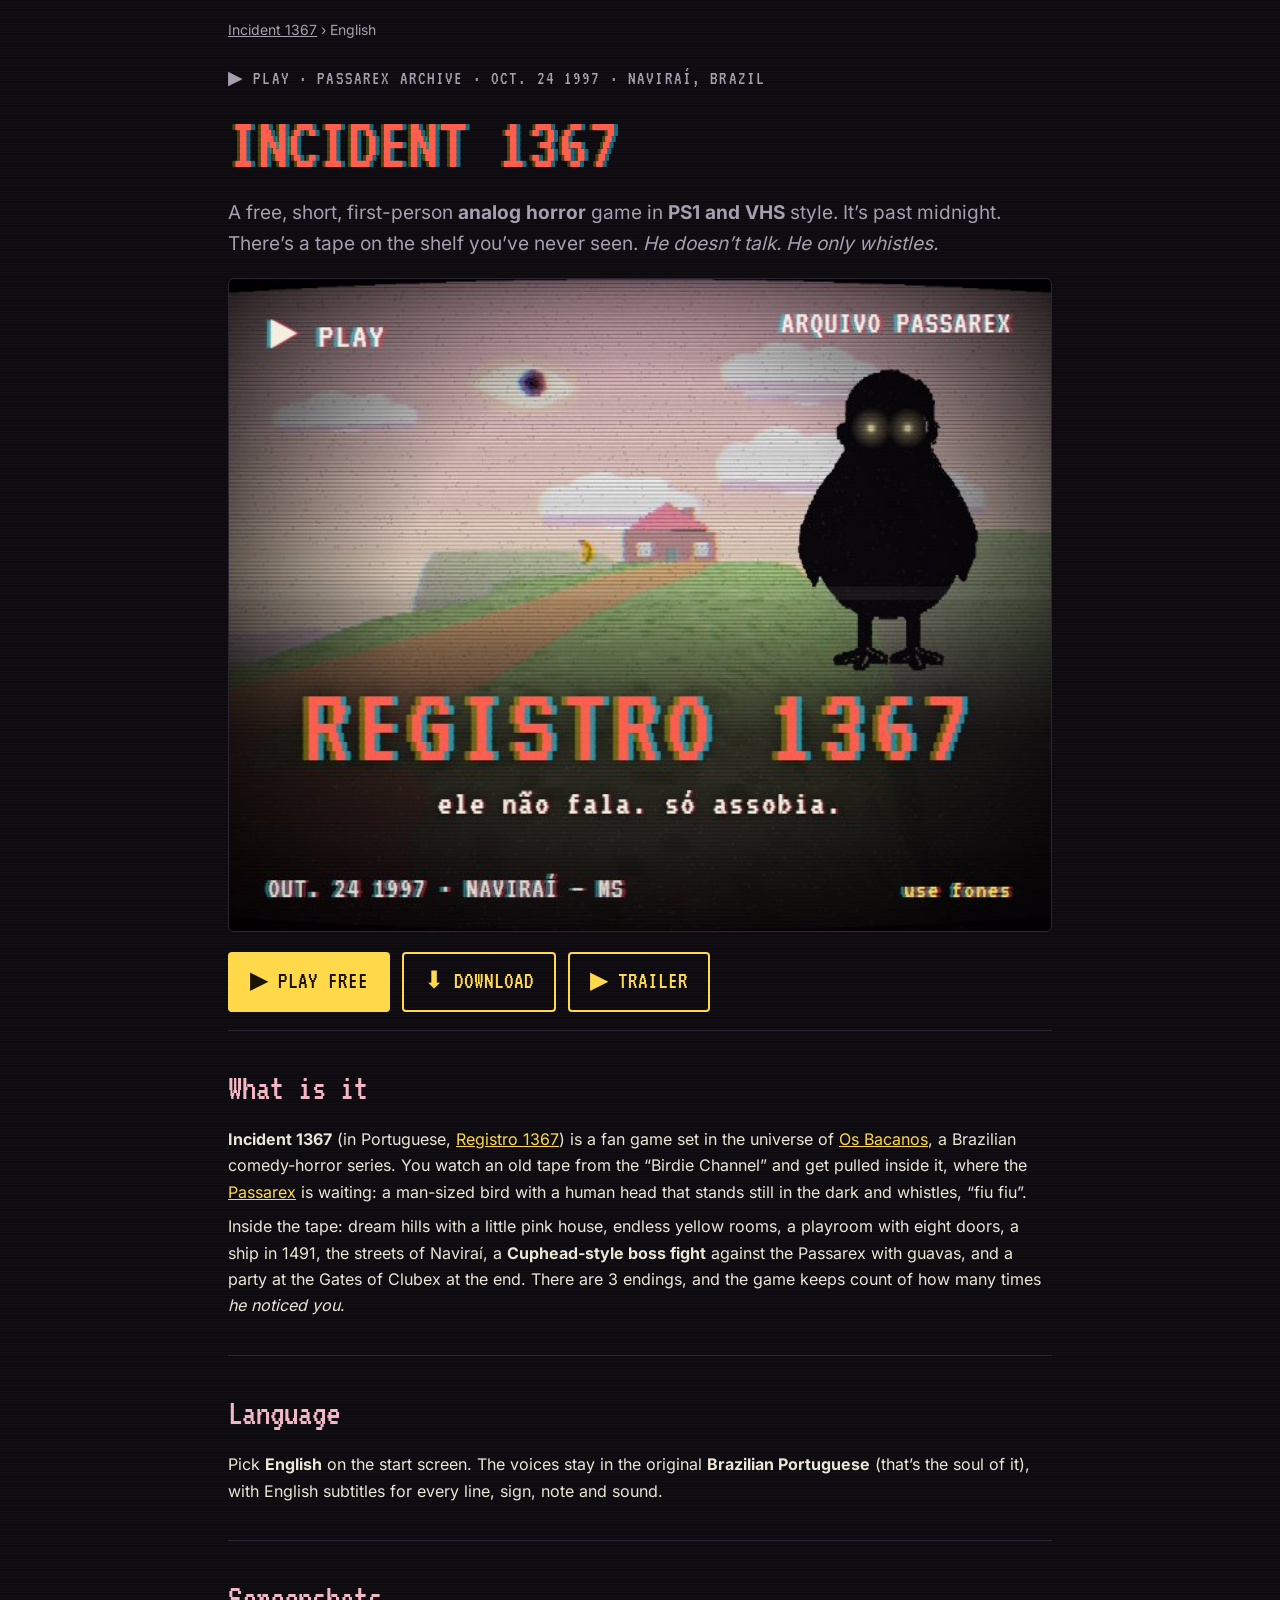
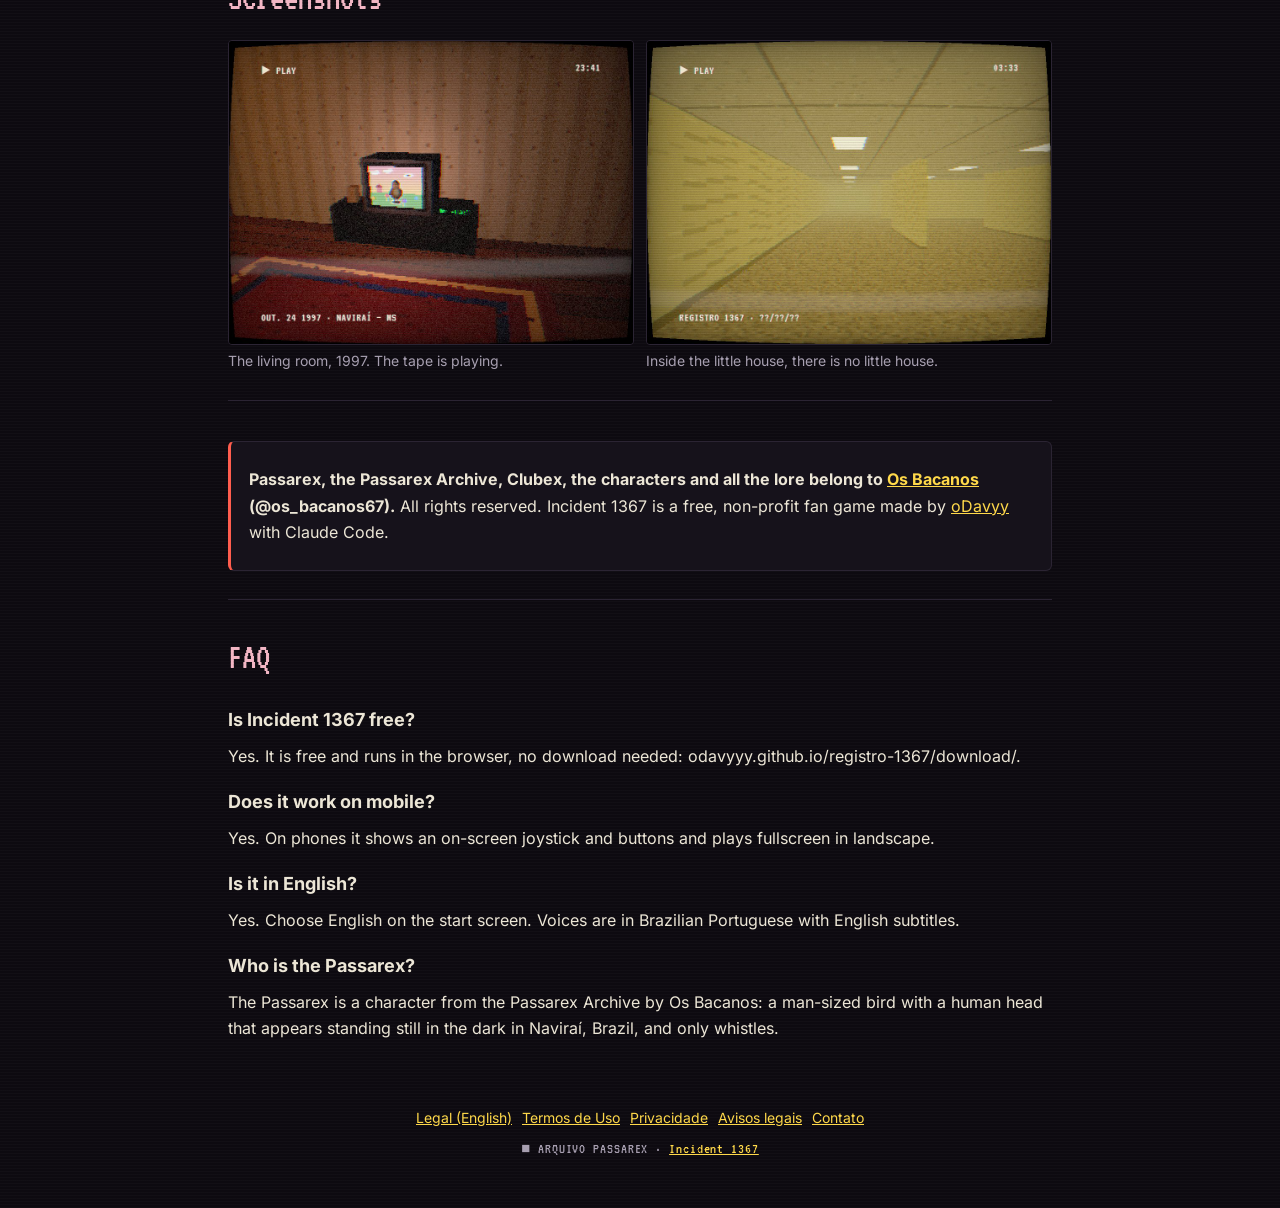
<file: en/index.html>
<!doctype html>
<html lang="en">
<head>
<meta charset="utf-8">
<meta name="viewport" content="width=device-width,initial-scale=1,viewport-fit=cover">
<link rel="icon" href="/registro-1367/favicon.ico" sizes="48x48">
<link rel="icon" type="image/png" sizes="192x192" href="/registro-1367/imagens/favicon-192.png">
<link rel="apple-touch-icon" href="/registro-1367/imagens/apple-touch-icon.png">
<title>Incident 1367 · Free Passarex horror game (PS1 / VHS, browser)</title>
<meta name="description" content="Incident 1367 is a free first-person analog horror and dreamcore game about the Passarex, a bird with a human head that only whistles. PS1 and VHS style, plays in the browser on PC and mobile. Original Brazilian Portuguese voices with English subtitles.">
<meta name="keywords" content="Incident 1367, Registro 1367, Passarex, Passarex game, analog horror, dreamcore, PS1 horror game, free browser horror game, Clubex, Os Bacanos">
<meta name="author" content="oDavyy">
<meta name="robots" content="index, follow, max-image-preview:large">
<link rel="canonical" href="https://odavyyy.github.io/registro-1367/en/">
<link rel="alternate" hreflang="pt-BR" href="https://odavyyy.github.io/registro-1367/">
<link rel="alternate" hreflang="en" href="https://odavyyy.github.io/registro-1367/en/">
<link rel="alternate" hreflang="x-default" href="https://odavyyy.github.io/registro-1367/">
<meta name="theme-color" content="#0d0a10">
<meta name="referrer" content="strict-origin-when-cross-origin">
<meta http-equiv="Content-Security-Policy" content="default-src 'self'; img-src 'self' data:; style-src 'self' 'unsafe-inline'; font-src 'self'; script-src 'none'; frame-src 'none'; base-uri 'self'; form-action 'none'">
<meta property="og:type" content="website">
<meta property="og:locale" content="en_US">
<meta property="og:site_name" content="Registro 1367">
<meta property="og:url" content="https://odavyyy.github.io/registro-1367/en/">
<meta property="og:title" content="Incident 1367 · Free Passarex horror game (PS1 / VHS, browser)">
<meta property="og:description" content="Incident 1367 is a free first-person analog horror and dreamcore game about the Passarex, a bird with a human head that only whistles. PS1 and VHS style, plays in the browser on PC and mobile. Original Brazilian Portuguese voices with English subtitles.">
<meta property="og:image" content="https://odavyyy.github.io/registro-1367/imagens/capa.jpg">
<meta property="og:image:alt" content="Incident 1367 cover: green hills, a pink house and the silhouette of the Passarex with glowing eyes">
<meta name="twitter:card" content="summary_large_image">
<meta name="twitter:title" content="Incident 1367 · Free Passarex horror game (PS1 / VHS, browser)">
<meta name="twitter:description" content="Incident 1367 is a free first-person analog horror and dreamcore game about the Passarex, a bird with a human head that only whistles. PS1 and VHS style, plays in the browser on PC and mobile. Original Brazilian Portuguese voices with English subtitles.">
<meta name="twitter:image" content="https://odavyyy.github.io/registro-1367/imagens/capa.jpg">
<script type="application/ld+json">[{"@context": "https://schema.org", "@type": "WebPage", "@id": "https://odavyyy.github.io/registro-1367/en/", "url": "https://odavyyy.github.io/registro-1367/en/", "name": "Incident 1367 · Free Passarex horror game (PS1 / VHS, browser)", "description": "Incident 1367 is a free first-person analog horror and dreamcore game about the Passarex, a bird with a human head that only whistles. PS1 and VHS style, plays in the browser on PC and mobile. Original Brazilian Portuguese voices with English subtitles.", "inLanguage": "en", "isPartOf": {"@type": "WebSite", "name": "Registro 1367", "url": "https://odavyyy.github.io/registro-1367/"}, "primaryImageOfPage": "https://odavyyy.github.io/registro-1367/imagens/capa.jpg", "about": {"@type": "VideoGame", "name": "Registro 1367", "alternateName": ["Incident 1367", "Jogo do Passarex"], "url": "https://odavyyy.github.io/registro-1367/"}}, {"@context": "https://schema.org", "@type": "BreadcrumbList", "itemListElement": [{"@type": "ListItem", "position": 1, "name": "Registro 1367", "item": "https://odavyyy.github.io/registro-1367/"}, {"@type": "ListItem", "position": 2, "name": "English", "item": "https://odavyyy.github.io/registro-1367/en/"}]}, {"@context": "https://schema.org", "@type": "FAQPage", "mainEntity": [{"@type": "Question", "name": "Is Incident 1367 free?", "acceptedAnswer": {"@type": "Answer", "text": "Yes. It is free and runs in the browser, no download needed: odavyyy.github.io/registro-1367/download/."}}, {"@type": "Question", "name": "Does it work on mobile?", "acceptedAnswer": {"@type": "Answer", "text": "Yes. On phones it shows an on-screen joystick and buttons and plays fullscreen in landscape."}}, {"@type": "Question", "name": "Is it in English?", "acceptedAnswer": {"@type": "Answer", "text": "Yes. Choose English on the start screen. Voices are in Brazilian Portuguese with English subtitles."}}, {"@type": "Question", "name": "Who is the Passarex?", "acceptedAnswer": {"@type": "Answer", "text": "The Passarex is a character from the Passarex Archive by Os Bacanos: a man-sized bird with a human head that appears standing still in the dark in Naviraí, Brazil, and only whistles."}}]}]</script>
<link rel="stylesheet" href="../fonts/fontes.css">
<style>
:root{--bg:#0d0a10;--paper:#16121b;--ink:#ece6d6;--dim:#a79fb0;--red:#ff5d4e;--gold:#ffd94a;--pink:#f2b6c4;--line:#2b2433}
*{box-sizing:border-box}
html,body{margin:0;background:var(--bg);color:var(--ink);font-family:Inter,system-ui,sans-serif;line-height:1.65}
body{background-image:repeating-linear-gradient(0deg,rgba(255,255,255,.018) 0 1px,transparent 1px 3px)}
a{color:var(--gold)}
.wrap{max-width:860px;margin:0 auto;padding:0 18px}
.crumbs{font-size:14px;color:var(--dim);padding:18px 0 0}
.crumbs a{color:var(--dim)}
header{padding:22px 0 14px}
.tag{font-family:VT323,monospace;letter-spacing:.06em;color:var(--dim);font-size:19px}
h1{font-family:VT323,monospace;font-weight:400;font-size:clamp(44px,9vw,76px);line-height:1;margin:.15em 0 .2em;color:var(--red);text-shadow:4px 0 rgba(40,220,255,.45),-3px 0 rgba(255,230,0,.25)}
.lead{font-size:19px;color:var(--dim)}
.cover{display:block;width:100%;height:auto;border:1px solid var(--line);border-radius:6px;margin:18px 0 6px}
.btns{display:flex;gap:12px;flex-wrap:wrap;margin:20px 0 4px}
.btn{font-family:VT323,monospace;font-size:24px;text-decoration:none;padding:8px 20px;border:2px solid var(--gold);color:var(--gold);border-radius:4px}
.btn.main{background:var(--gold);color:#1a1300}
section{padding:28px 0;border-top:1px solid var(--line)}
h2{font-family:VT323,monospace;font-weight:400;font-size:36px;margin:0 0 8px;color:var(--pink)}
h3{margin:18px 0 2px;font-size:18px}
p{margin:.5em 0}
ul{padding-left:20px}
li{margin:5px 0}
.card{background:var(--paper);border:1px solid var(--line);border-radius:6px;padding:16px 18px;margin-top:12px}
.rights{border-left:3px solid var(--red)}
.grid{display:grid;grid-template-columns:repeat(auto-fit,minmax(240px,1fr));gap:12px;margin-top:12px}
.grid img{width:100%;display:block;border-radius:4px;border:1px solid var(--line)}
figure{margin:0}
figcaption{font-size:14px;color:var(--dim);margin-top:4px}
.chars{display:grid;grid-template-columns:repeat(auto-fit,minmax(230px,1fr));gap:10px;margin-top:10px}
.chars div{background:var(--paper);border:1px solid var(--line);border-radius:6px;padding:12px 14px}
.chars b{display:block;font-family:VT323,monospace;font-weight:400;font-size:24px;color:var(--gold);line-height:1.1}
.more{display:flex;gap:8px;flex-wrap:wrap;margin-top:10px}
.more a{font-family:VT323,monospace;font-size:20px;text-decoration:none;color:var(--dim);border:1px solid var(--line);border-radius:20px;padding:2px 12px}
footer{padding:28px 0 46px;text-align:center;color:var(--dim);font-size:15px;font-family:VT323,monospace;letter-spacing:.06em}
@media (max-width:640px){.lead{font-size:17px}.btns{display:grid;grid-template-columns:1fr 1fr}.btns .btn{text-align:center}.btns .btn.main{grid-column:1/-1;font-size:28px}h2{font-size:32px}}
</style>
</head>
<body>
<div class="wrap">
  <nav class="crumbs"><a href="../">Incident 1367</a> › English</nav>
  <header>
    <div class="tag">▶ PLAY · PASSAREX ARCHIVE · OCT. 24 1997 · NAVIRAÍ, BRAZIL</div>
    <h1>INCIDENT 1367</h1>
    <p class="lead">A free, short, first-person <b>analog horror</b> game in <b>PS1 and VHS</b> style. It’s past midnight. There’s a tape on the shelf you’ve never seen. <i>He doesn’t talk. He only whistles.</i></p>
    <img class="cover" src="../imagens/capa.jpg" alt="Incident 1367 cover: green hills, a pink house and the silhouette of the Passarex with glowing eyes" width="630" height="500">
    <div class="btns"><a class="btn main" href="../download/">▶ PLAY FREE</a><a class="btn" href="../download/">⬇ DOWNLOAD</a><a class="btn" href="https://youtu.be/6tqPn_Aw5b8">▶ TRAILER</a></div>
  </header>
  <section>
    <h2>What is it</h2>
    <p><b>Incident 1367</b> (in Portuguese, <a href="../">Registro 1367</a>) is a fan game set in the universe of <a href="https://www.instagram.com/os_bacanos67/">Os Bacanos</a>, a Brazilian comedy-horror series. You watch an old tape from the “Birdie Channel” and get pulled inside it, where the <a href="../passarex/">Passarex</a> is waiting: a man-sized bird with a human head that stands still in the dark and whistles, “fiu fiu”.</p>
    <p>Inside the tape: dream hills with a little pink house, endless yellow rooms, a playroom with eight doors, a ship in 1491, the streets of Naviraí, a <b>Cuphead-style boss fight</b> against the Passarex with guavas, and a party at the Gates of Clubex at the end. There are 3 endings, and the game keeps count of how many times <i>he noticed you</i>.</p>
  </section>
  <section>
    <h2>Language</h2>
    <p>Pick <b>English</b> on the start screen. The voices stay in the original <b>Brazilian Portuguese</b> (that’s the soul of it), with English subtitles for every line, sign, note and sound.</p>
  </section>
  <section>
    <h2>Screenshots</h2>
    <div class="grid">
      <figure><img src="../imagens/1-sala.jpg" alt="Living room at night with the TV playing the tape, Incident 1367" loading="lazy"><figcaption>The living room, 1997. The tape is playing.</figcaption></figure>
      <figure><img src="../imagens/5-amarelas.jpg" alt="Yellow corridor with fluorescent lights, backrooms style" loading="lazy"><figcaption>Inside the little house, there is no little house.</figcaption></figure>
    </div>
  </section>
  <section><div class="card rights"><p><b>Passarex, the Passarex Archive, Clubex, the characters and all the lore belong to <a href="https://www.instagram.com/os_bacanos67/">Os Bacanos</a> (@os_bacanos67).</b> All rights reserved. Incident 1367 is a free, non-profit fan game made by <a href="https://www.instagram.com/odavyyy1/">oDavyy</a> with Claude Code.</p></div></section>
<section id="perguntas"><h2>FAQ</h2><h3>Is Incident 1367 free?</h3><p>Yes. It is free and runs in the browser, no download needed: odavyyy.github.io/registro-1367/download/.</p><h3>Does it work on mobile?</h3><p>Yes. On phones it shows an on-screen joystick and buttons and plays fullscreen in landscape.</p><h3>Is it in English?</h3><p>Yes. Choose English on the start screen. Voices are in Brazilian Portuguese with English subtitles.</p><h3>Who is the Passarex?</h3><p>The Passarex is a character from the Passarex Archive by Os Bacanos: a man-sized bird with a human head that appears standing still in the dark in Naviraí, Brazil, and only whistles.</p></section>
  <footer><nav class="rodape-legal" style="display:flex;gap:10px;justify-content:center;flex-wrap:wrap;font-family:Inter,system-ui,sans-serif;font-size:14px;margin-bottom:8px;letter-spacing:0"><a href="../en/legal/">Legal (English)</a><a href="../termos/">Termos de Uso</a><a href="../privacidade/">Privacidade</a><a href="../avisos/">Avisos legais</a><a href="../contato/">Contato</a></nav>■ ARQUIVO PASSAREX · <a href="../">Incident 1367</a></footer>
</div>
</body>
</html>
</file>
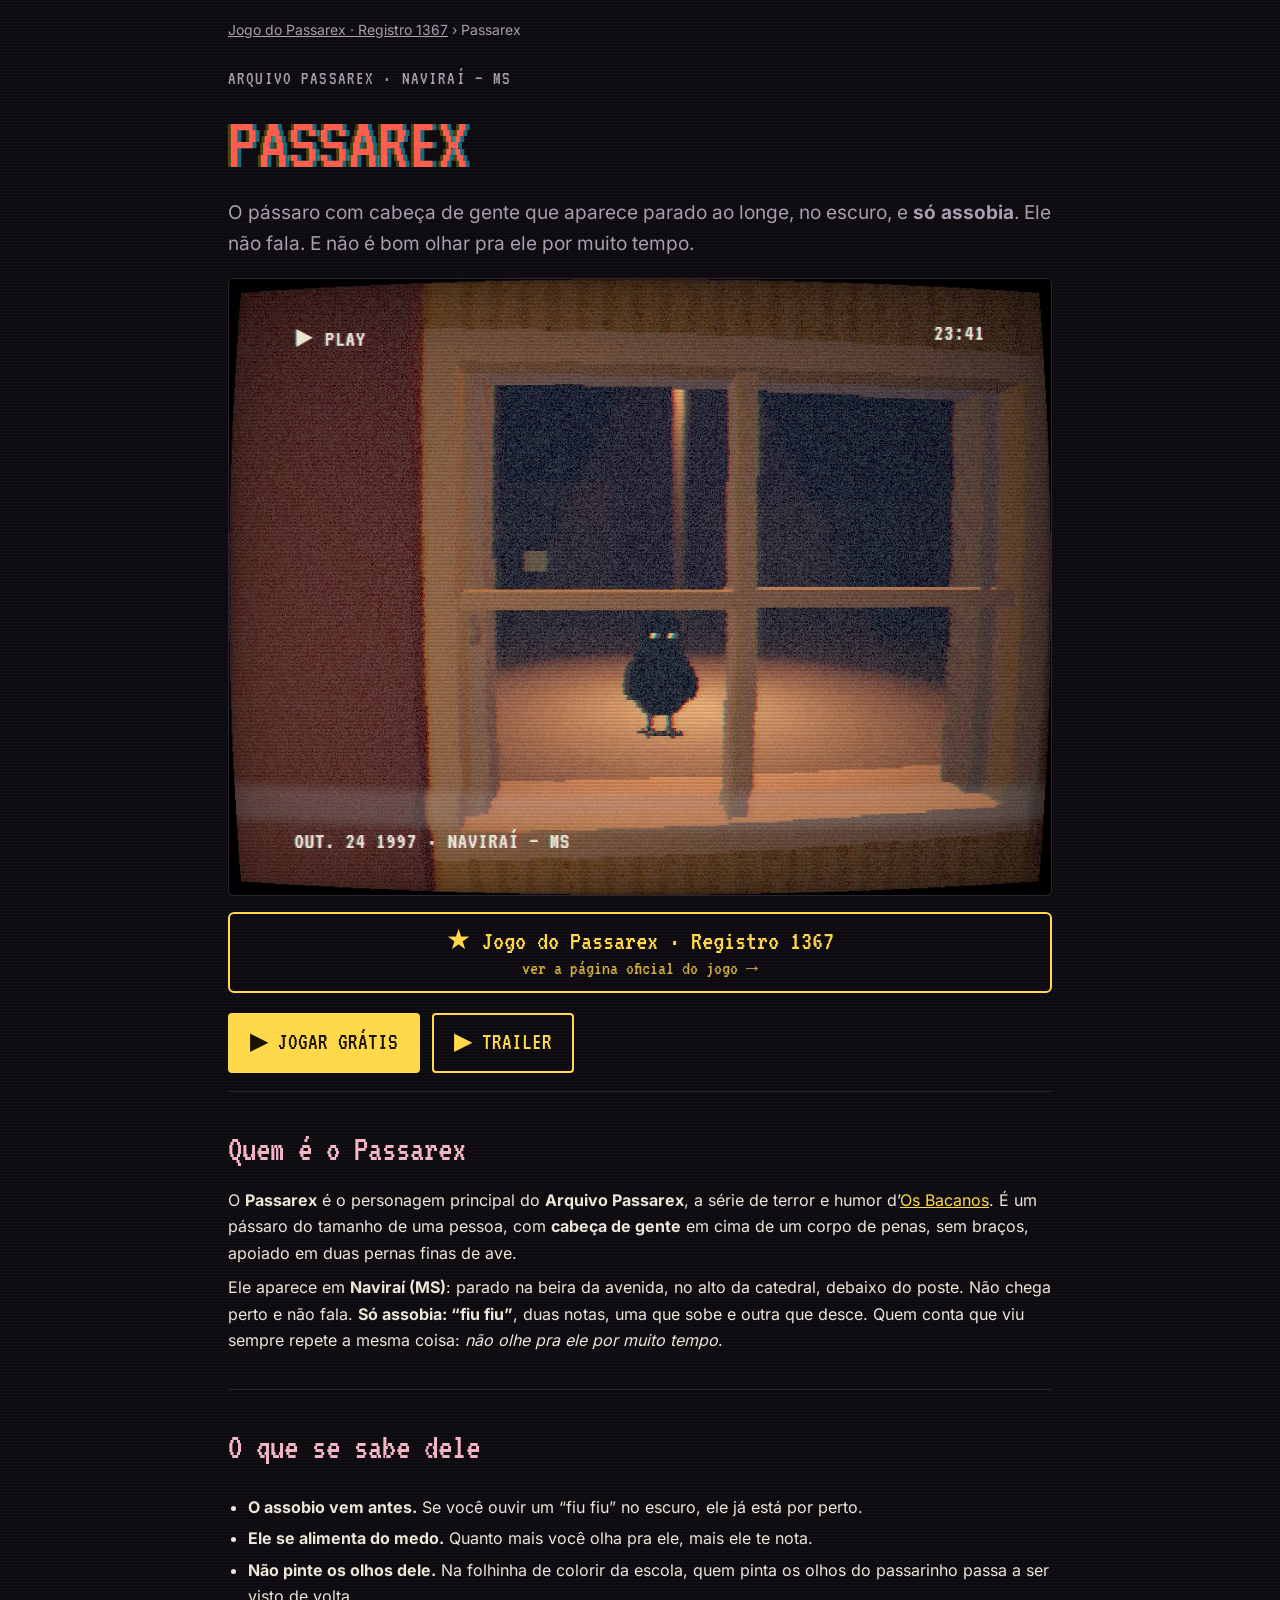
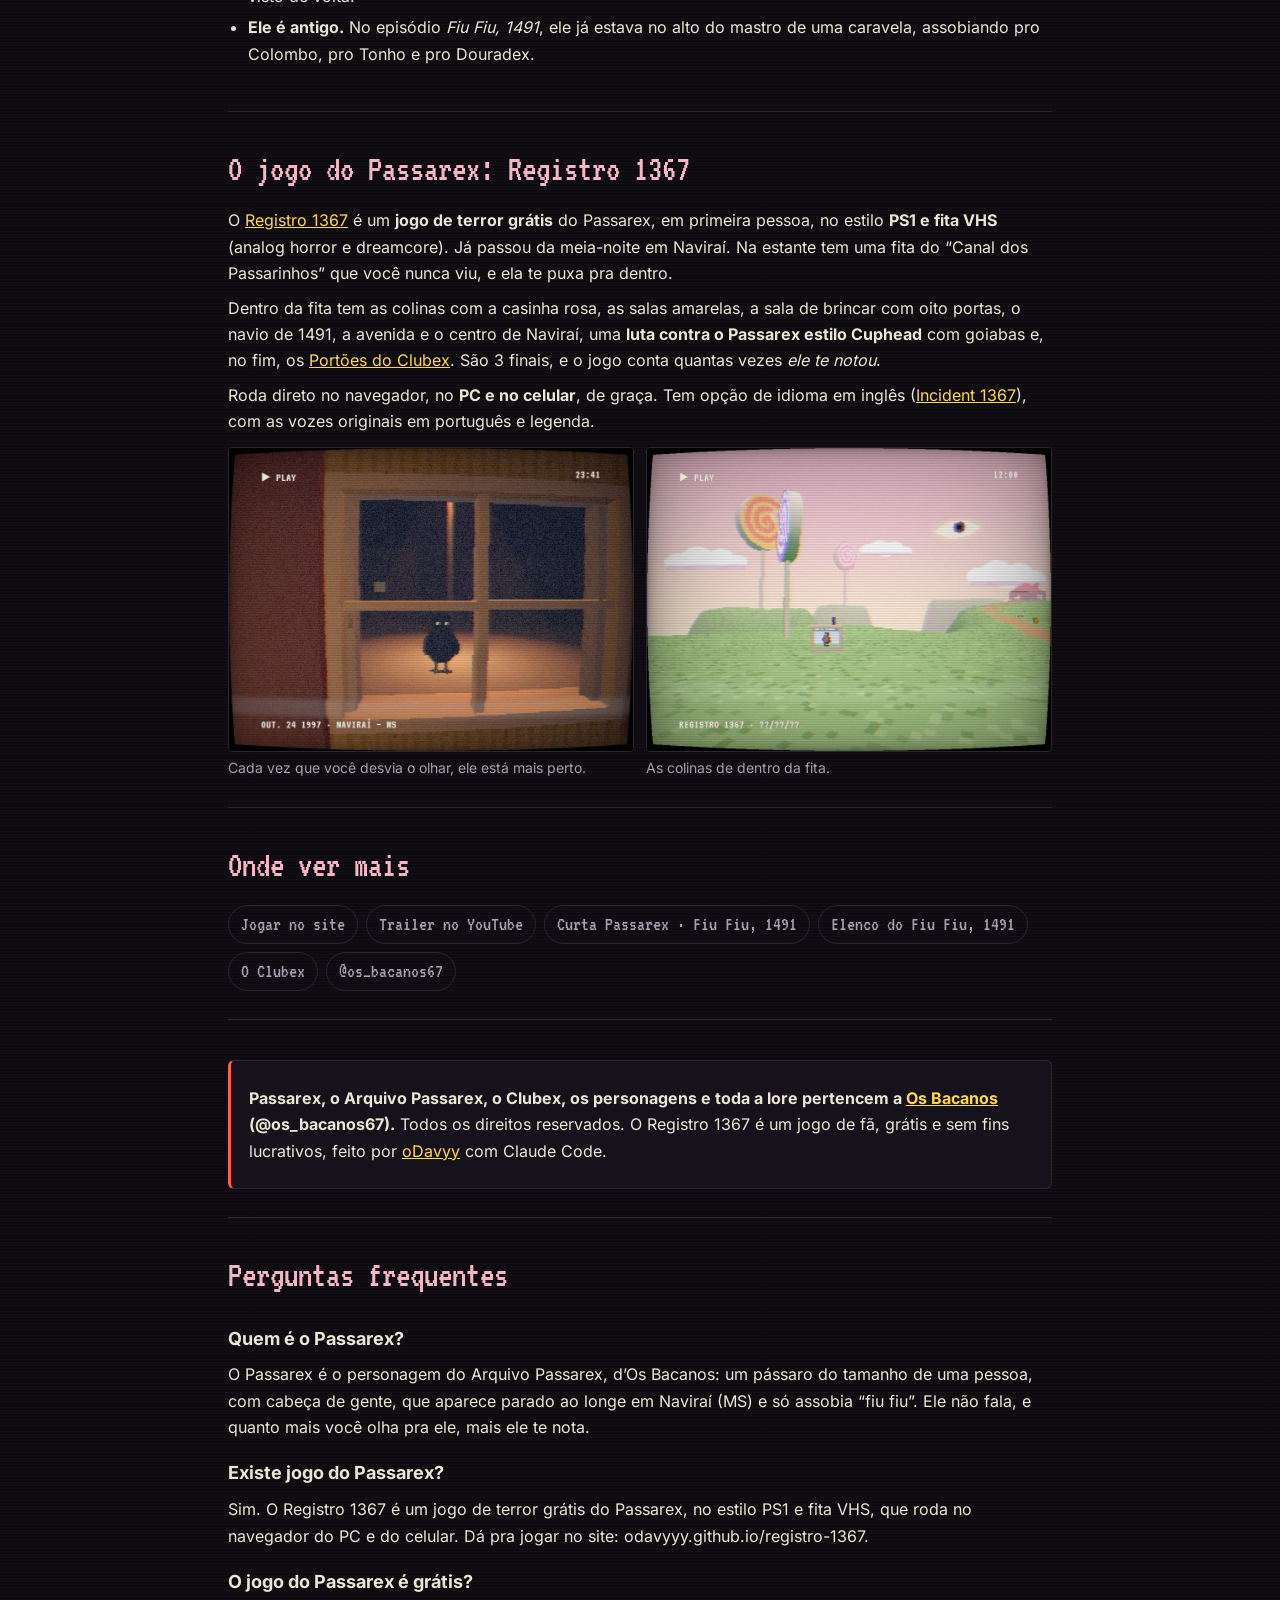
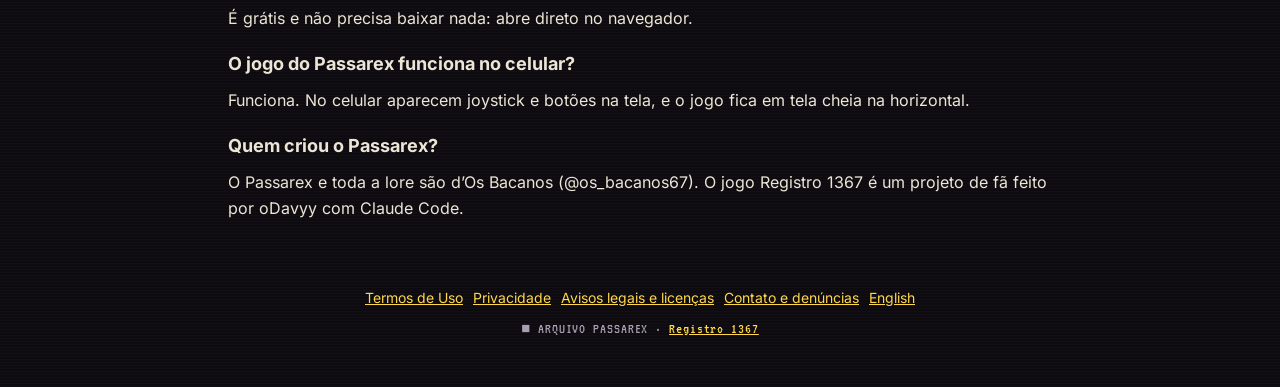
<file: passarex/index.html>
<!doctype html>
<html lang="pt-BR">
<head>
<meta charset="utf-8">
<meta name="viewport" content="width=device-width,initial-scale=1,viewport-fit=cover">
<link rel="icon" href="/registro-1367/favicon.ico" sizes="48x48">
<link rel="icon" type="image/png" sizes="192x192" href="/registro-1367/imagens/favicon-192.png">
<link rel="apple-touch-icon" href="/registro-1367/imagens/apple-touch-icon.png">
<title>Quem é o Passarex? O pássaro do fiu fiu (Arquivo Passarex)</title>
<meta name="description" content="Quem é o Passarex, o pássaro com cabeça de gente do Arquivo Passarex d’Os Bacanos, que só assobia “fiu fiu” em Naviraí. Conheça a lenda e jogue grátis o jogo do Passarex: Registro 1367.">
<meta name="keywords" content="Passarex, quem é o Passarex, jogo do Passarex, Passarex jogo, fiu fiu Passarex, Arquivo Passarex, Os Bacanos, Naviraí, Registro 1367, Fiu Fiu 1491">
<meta name="author" content="oDavyy">
<meta name="robots" content="index, follow, max-image-preview:large">
<link rel="canonical" href="https://odavyyy.github.io/registro-1367/passarex/">
<meta name="theme-color" content="#0d0a10">
<meta name="referrer" content="strict-origin-when-cross-origin">
<meta http-equiv="Content-Security-Policy" content="default-src 'self'; img-src 'self' data:; style-src 'self' 'unsafe-inline'; font-src 'self'; script-src 'none'; frame-src 'none'; base-uri 'self'; form-action 'none'">
<meta property="og:type" content="website">
<meta property="og:locale" content="pt_BR">
<meta property="og:site_name" content="Registro 1367">
<meta property="og:url" content="https://odavyyy.github.io/registro-1367/passarex/">
<meta property="og:title" content="Quem é o Passarex? O pássaro do fiu fiu (Arquivo Passarex)">
<meta property="og:description" content="Quem é o Passarex, o pássaro com cabeça de gente do Arquivo Passarex d’Os Bacanos, que só assobia “fiu fiu” em Naviraí. Conheça a lenda e jogue grátis o jogo do Passarex: Registro 1367.">
<meta property="og:image" content="https://odavyyy.github.io/registro-1367/imagens/2-janela.jpg">
<meta property="og:image:alt" content="O Passarex parado debaixo do poste, visto pela janela, no jogo Registro 1367">
<meta name="twitter:card" content="summary_large_image">
<meta name="twitter:title" content="Quem é o Passarex? O pássaro do fiu fiu (Arquivo Passarex)">
<meta name="twitter:description" content="Quem é o Passarex, o pássaro com cabeça de gente do Arquivo Passarex d’Os Bacanos, que só assobia “fiu fiu” em Naviraí. Conheça a lenda e jogue grátis o jogo do Passarex: Registro 1367.">
<meta name="twitter:image" content="https://odavyyy.github.io/registro-1367/imagens/2-janela.jpg">
<script type="application/ld+json">[{"@context": "https://schema.org", "@type": "WebPage", "@id": "https://odavyyy.github.io/registro-1367/passarex/", "url": "https://odavyyy.github.io/registro-1367/passarex/", "name": "Quem é o Passarex? O pássaro do fiu fiu (Arquivo Passarex)", "description": "Quem é o Passarex, o pássaro com cabeça de gente do Arquivo Passarex d’Os Bacanos, que só assobia “fiu fiu” em Naviraí. Conheça a lenda e jogue grátis o jogo do Passarex: Registro 1367.", "inLanguage": "pt-BR", "isPartOf": {"@type": "WebSite", "name": "Registro 1367", "url": "https://odavyyy.github.io/registro-1367/"}, "primaryImageOfPage": "https://odavyyy.github.io/registro-1367/imagens/2-janela.jpg", "about": {"@type": "VideoGame", "name": "Registro 1367", "alternateName": ["Incident 1367", "Jogo do Passarex"], "url": "https://odavyyy.github.io/registro-1367/"}}, {"@context": "https://schema.org", "@type": "BreadcrumbList", "itemListElement": [{"@type": "ListItem", "position": 1, "name": "Registro 1367", "item": "https://odavyyy.github.io/registro-1367/"}, {"@type": "ListItem", "position": 2, "name": "Passarex", "item": "https://odavyyy.github.io/registro-1367/passarex/"}]}, {"@context": "https://schema.org", "@type": "FAQPage", "mainEntity": [{"@type": "Question", "name": "Quem é o Passarex?", "acceptedAnswer": {"@type": "Answer", "text": "O Passarex é o personagem do Arquivo Passarex, d’Os Bacanos: um pássaro do tamanho de uma pessoa, com cabeça de gente, que aparece parado ao longe em Naviraí (MS) e só assobia “fiu fiu”. Ele não fala, e quanto mais você olha pra ele, mais ele te nota."}}, {"@type": "Question", "name": "Existe jogo do Passarex?", "acceptedAnswer": {"@type": "Answer", "text": "Sim. O Registro 1367 é um jogo de terror grátis do Passarex, no estilo PS1 e fita VHS, que roda no navegador do PC e do celular. Dá pra jogar no site: odavyyy.github.io/registro-1367."}}, {"@type": "Question", "name": "O jogo do Passarex é grátis?", "acceptedAnswer": {"@type": "Answer", "text": "É grátis e não precisa baixar nada: abre direto no navegador."}}, {"@type": "Question", "name": "O jogo do Passarex funciona no celular?", "acceptedAnswer": {"@type": "Answer", "text": "Funciona. No celular aparecem joystick e botões na tela, e o jogo fica em tela cheia na horizontal."}}, {"@type": "Question", "name": "Quem criou o Passarex?", "acceptedAnswer": {"@type": "Answer", "text": "O Passarex e toda a lore são d’Os Bacanos (@os_bacanos67). O jogo Registro 1367 é um projeto de fã feito por oDavyy com Claude Code."}}]}]</script>
<link rel="stylesheet" href="../fonts/fontes.css">
<style>
:root{--bg:#0d0a10;--paper:#16121b;--ink:#ece6d6;--dim:#a79fb0;--red:#ff5d4e;--gold:#ffd94a;--pink:#f2b6c4;--line:#2b2433}
*{box-sizing:border-box}
html,body{margin:0;background:var(--bg);color:var(--ink);font-family:Inter,system-ui,sans-serif;line-height:1.65}
body{background-image:repeating-linear-gradient(0deg,rgba(255,255,255,.018) 0 1px,transparent 1px 3px)}
a{color:var(--gold)}
.wrap{max-width:860px;margin:0 auto;padding:0 18px}
.crumbs{font-size:14px;color:var(--dim);padding:18px 0 0}
.crumbs a{color:var(--dim)}
header{padding:22px 0 14px}
.tag{font-family:VT323,monospace;letter-spacing:.06em;color:var(--dim);font-size:19px}
h1{font-family:VT323,monospace;font-weight:400;font-size:clamp(44px,9vw,76px);line-height:1;margin:.15em 0 .2em;color:var(--red);text-shadow:4px 0 rgba(40,220,255,.45),-3px 0 rgba(255,230,0,.25)}
.lead{font-size:19px;color:var(--dim)}
.cover{display:block;width:100%;height:auto;border:1px solid var(--line);border-radius:6px;margin:18px 0 6px}
.btns{display:flex;gap:12px;flex-wrap:wrap;margin:20px 0 4px}
.btn{font-family:VT323,monospace;font-size:24px;text-decoration:none;padding:8px 20px;border:2px solid var(--gold);color:var(--gold);border-radius:4px}
.btn.main{background:var(--gold);color:#1a1300}
.pagina-jogo{display:block;margin:16px 0;padding:12px 18px;border:2px solid var(--gold);border-radius:6px;font-family:VT323,monospace;font-size:28px;line-height:1.1;color:var(--gold);text-decoration:none;text-align:center}.pagina-jogo span{display:block;font-size:20px;opacity:.8}
section{padding:28px 0;border-top:1px solid var(--line)}
h2{font-family:VT323,monospace;font-weight:400;font-size:36px;margin:0 0 8px;color:var(--pink)}
h3{margin:18px 0 2px;font-size:18px}
p{margin:.5em 0}
ul{padding-left:20px}
li{margin:5px 0}
.card{background:var(--paper);border:1px solid var(--line);border-radius:6px;padding:16px 18px;margin-top:12px}
.rights{border-left:3px solid var(--red)}
.grid{display:grid;grid-template-columns:repeat(auto-fit,minmax(240px,1fr));gap:12px;margin-top:12px}
.grid img{width:100%;display:block;border-radius:4px;border:1px solid var(--line)}
figure{margin:0}
figcaption{font-size:14px;color:var(--dim);margin-top:4px}
.chars{display:grid;grid-template-columns:repeat(auto-fit,minmax(230px,1fr));gap:10px;margin-top:10px}
.chars div{background:var(--paper);border:1px solid var(--line);border-radius:6px;padding:12px 14px}
.chars b{display:block;font-family:VT323,monospace;font-weight:400;font-size:24px;color:var(--gold);line-height:1.1}
.more{display:flex;gap:8px;flex-wrap:wrap;margin-top:10px}
.more a{font-family:VT323,monospace;font-size:20px;text-decoration:none;color:var(--dim);border:1px solid var(--line);border-radius:20px;padding:2px 12px}
footer{padding:28px 0 46px;text-align:center;color:var(--dim);font-size:15px;font-family:VT323,monospace;letter-spacing:.06em}
@media (max-width:640px){.lead{font-size:17px}.btns{display:grid;grid-template-columns:1fr 1fr}.btns .btn{text-align:center}.btns .btn.main{grid-column:1/-1;font-size:28px}h2{font-size:32px}}
</style>
</head>
<body>
<div class="wrap">
  <nav class="crumbs"><a href="../">Jogo do Passarex · Registro 1367</a> › Passarex</nav>
  <header>
    <div class="tag">ARQUIVO PASSAREX · NAVIRAÍ — MS</div>
    <h1>PASSAREX</h1>
    <p class="lead">O pássaro com cabeça de gente que aparece parado ao longe, no escuro, e <b>só assobia</b>. Ele não fala. E não é bom olhar pra ele por muito tempo.</p>
    <img class="cover" src="../imagens/2-janela.jpg" alt="O Passarex parado debaixo do poste, visto pela janela, no jogo Registro 1367" width="630" height="500">
    <a class="pagina-jogo" href="../">★ Jogo do Passarex · Registro 1367<span>ver a página oficial do jogo →</span></a>
    <div class="btns"><a class="btn main" href="../#jogo">▶ JOGAR GRÁTIS</a><a class="btn" href="https://youtu.be/6tqPn_Aw5b8">▶ TRAILER</a></div>
  </header>
  <section>
    <h2>Quem é o Passarex</h2>
    <p>O <b>Passarex</b> é o personagem principal do <b>Arquivo Passarex</b>, a série de terror e humor d’<a href="https://www.instagram.com/os_bacanos67/">Os Bacanos</a>. É um pássaro do tamanho de uma pessoa, com <b>cabeça de gente</b> em cima de um corpo de penas, sem braços, apoiado em duas pernas finas de ave.</p>
    <p>Ele aparece em <b>Naviraí (MS)</b>: parado na beira da avenida, no alto da catedral, debaixo do poste. Não chega perto e não fala. <b>Só assobia: “fiu fiu”</b>, duas notas, uma que sobe e outra que desce. Quem conta que viu sempre repete a mesma coisa: <i>não olhe pra ele por muito tempo</i>.</p>
  </section>
  <section>
    <h2>O que se sabe dele</h2>
    <ul>
      <li><b>O assobio vem antes.</b> Se você ouvir um “fiu fiu” no escuro, ele já está por perto.</li>
      <li><b>Ele se alimenta do medo.</b> Quanto mais você olha pra ele, mais ele te nota.</li>
      <li><b>Não pinte os olhos dele.</b> Na folhinha de colorir da escola, quem pinta os olhos do passarinho passa a ser visto de volta.</li>
      <li><b>Ele é antigo.</b> No episódio <i>Fiu Fiu, 1491</i>, ele já estava no alto do mastro de uma caravela, assobiando pro Colombo, pro Tonho e pro Douradex.</li>
    </ul>
  </section>
  <section>
    <h2>O jogo do Passarex: Registro 1367</h2>
    <p>O <a href="../">Registro 1367</a> é um <b>jogo de terror grátis</b> do Passarex, em primeira pessoa, no estilo <b>PS1 e fita VHS</b> (analog horror e dreamcore). Já passou da meia-noite em Naviraí. Na estante tem uma fita do “Canal dos Passarinhos” que você nunca viu, e ela te puxa pra dentro.</p>
    <p>Dentro da fita tem as colinas com a casinha rosa, as salas amarelas, a sala de brincar com oito portas, o navio de 1491, a avenida e o centro de Naviraí, uma <b>luta contra o Passarex estilo Cuphead</b> com goiabas e, no fim, os <a href="../clubex/">Portões do Clubex</a>. São 3 finais, e o jogo conta quantas vezes <i>ele te notou</i>.</p>
    <p>Roda direto no navegador, no <b>PC e no celular</b>, de graça. Tem opção de idioma em inglês (<a href="../en/">Incident 1367</a>), com as vozes originais em português e legenda.</p>
    <div class="grid">
      <figure><img src="../imagens/2-janela.jpg" alt="O Passarex parado debaixo do poste, visto pela janela, no jogo Registro 1367" loading="lazy"><figcaption>Cada vez que você desvia o olhar, ele está mais perto.</figcaption></figure>
      <figure><img src="../imagens/3-colinas.jpg" alt="Colinas de sonho com uma TV na grama, no jogo do Passarex" loading="lazy"><figcaption>As colinas de dentro da fita.</figcaption></figure>
    </div>
  </section>
  <section>
    <h2>Onde ver mais</h2>
    <div class="more"><a href="../#jogo">Jogar no site</a><a href="https://youtu.be/6tqPn_Aw5b8">Trailer no YouTube</a><a href="https://odavyyy.github.io/passarex/">Curta Passarex · Fiu Fiu, 1491</a><a href="https://odavyyy.github.io/passarex/elenco/">Elenco do Fiu Fiu, 1491</a><a href="../clubex/">O Clubex</a><a href="https://www.instagram.com/os_bacanos67/">@os_bacanos67</a></div>
  </section>
  <section><div class="card rights"><p><b>Passarex, o Arquivo Passarex, o Clubex, os personagens e toda a lore pertencem a <a href="https://www.instagram.com/os_bacanos67/">Os Bacanos</a> (@os_bacanos67).</b> Todos os direitos reservados. O Registro 1367 é um jogo de fã, grátis e sem fins lucrativos, feito por <a href="https://www.instagram.com/odavyyy1/">oDavyy</a> com Claude Code.</p></div></section>
<section id="perguntas"><h2>Perguntas frequentes</h2><h3>Quem é o Passarex?</h3><p>O Passarex é o personagem do Arquivo Passarex, d’Os Bacanos: um pássaro do tamanho de uma pessoa, com cabeça de gente, que aparece parado ao longe em Naviraí (MS) e só assobia “fiu fiu”. Ele não fala, e quanto mais você olha pra ele, mais ele te nota.</p><h3>Existe jogo do Passarex?</h3><p>Sim. O Registro 1367 é um jogo de terror grátis do Passarex, no estilo PS1 e fita VHS, que roda no navegador do PC e do celular. Dá pra jogar no site: odavyyy.github.io/registro-1367.</p><h3>O jogo do Passarex é grátis?</h3><p>É grátis e não precisa baixar nada: abre direto no navegador.</p><h3>O jogo do Passarex funciona no celular?</h3><p>Funciona. No celular aparecem joystick e botões na tela, e o jogo fica em tela cheia na horizontal.</p><h3>Quem criou o Passarex?</h3><p>O Passarex e toda a lore são d’Os Bacanos (@os_bacanos67). O jogo Registro 1367 é um projeto de fã feito por oDavyy com Claude Code.</p></section>
  <footer><nav class="rodape-legal" style="display:flex;gap:10px;justify-content:center;flex-wrap:wrap;font-family:Inter,system-ui,sans-serif;font-size:14px;margin-bottom:8px;letter-spacing:0"><a href="../termos/">Termos de Uso</a><a href="../privacidade/">Privacidade</a><a href="../avisos/">Avisos legais e licenças</a><a href="../contato/">Contato e denúncias</a><a href="../en/legal/">English</a></nav>■ ARQUIVO PASSAREX · <a href="../">Registro 1367</a></footer>
</div>
</body>
</html>
</file>
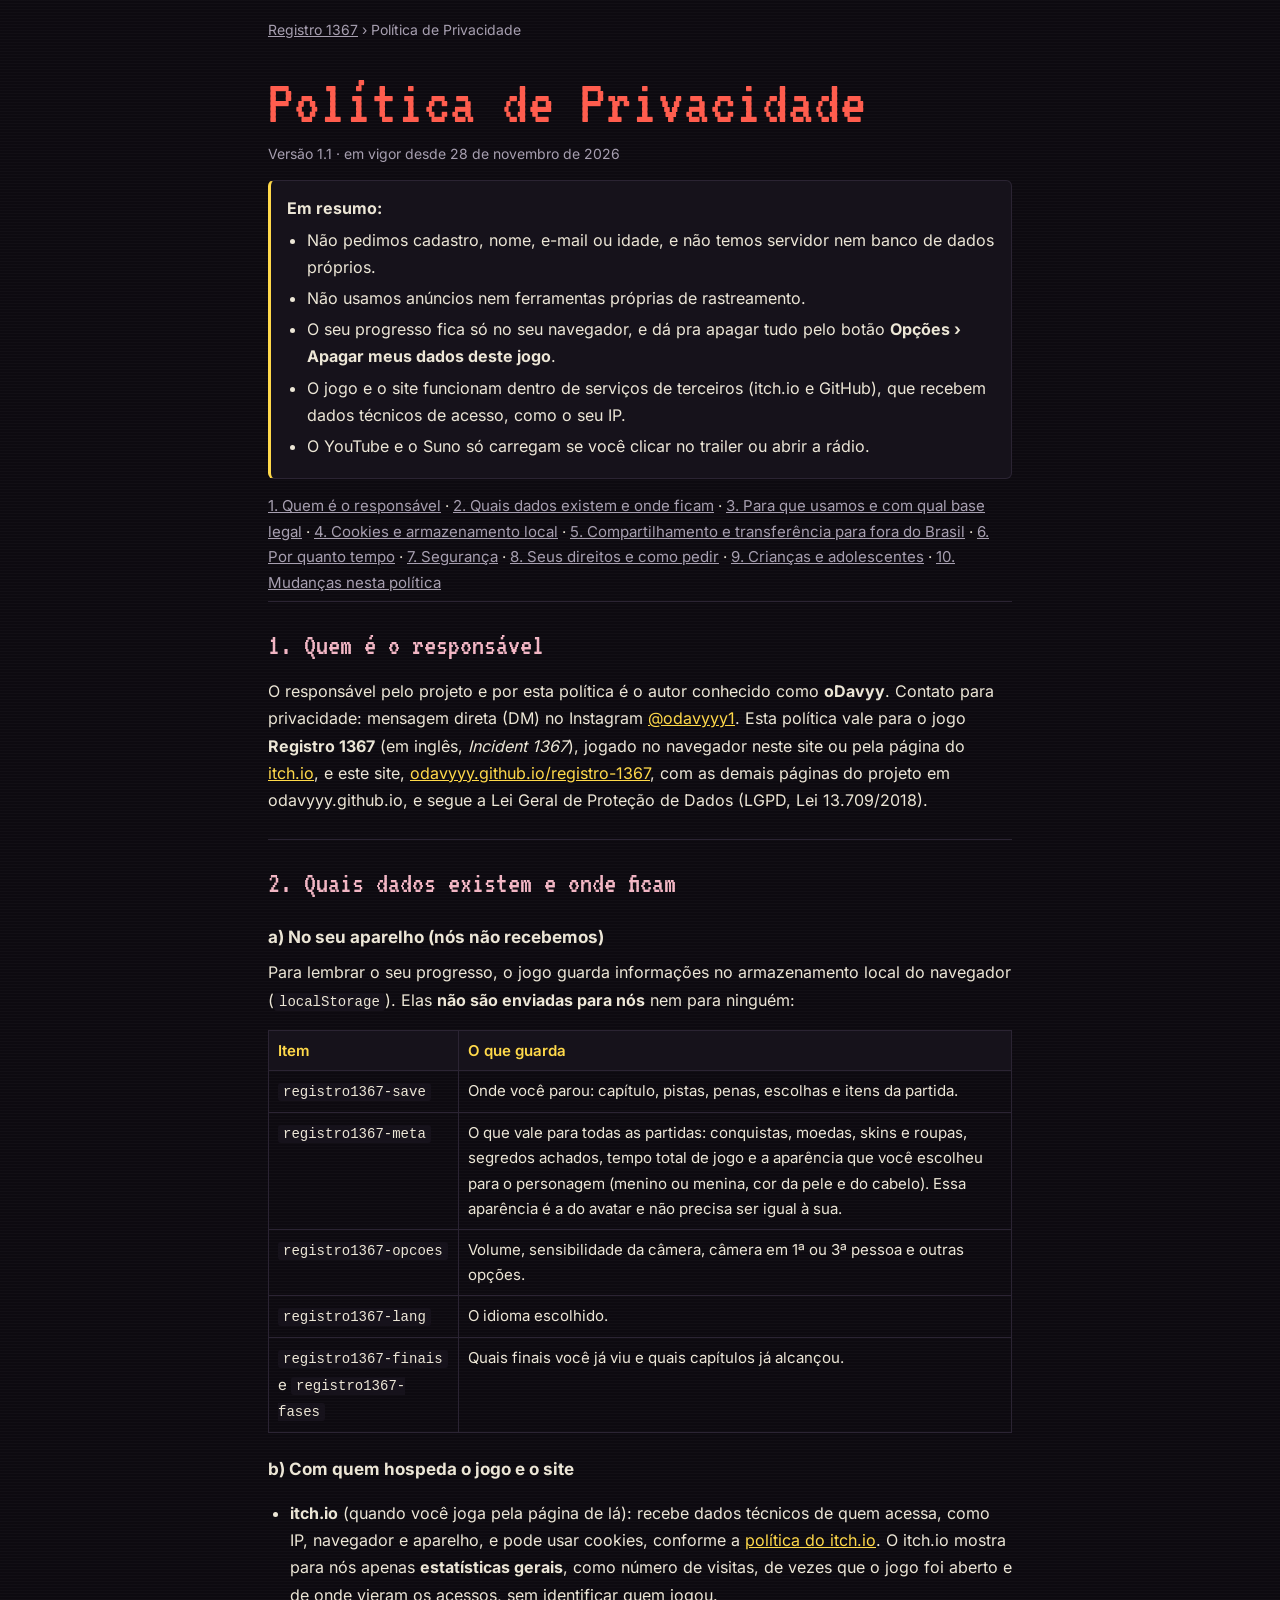
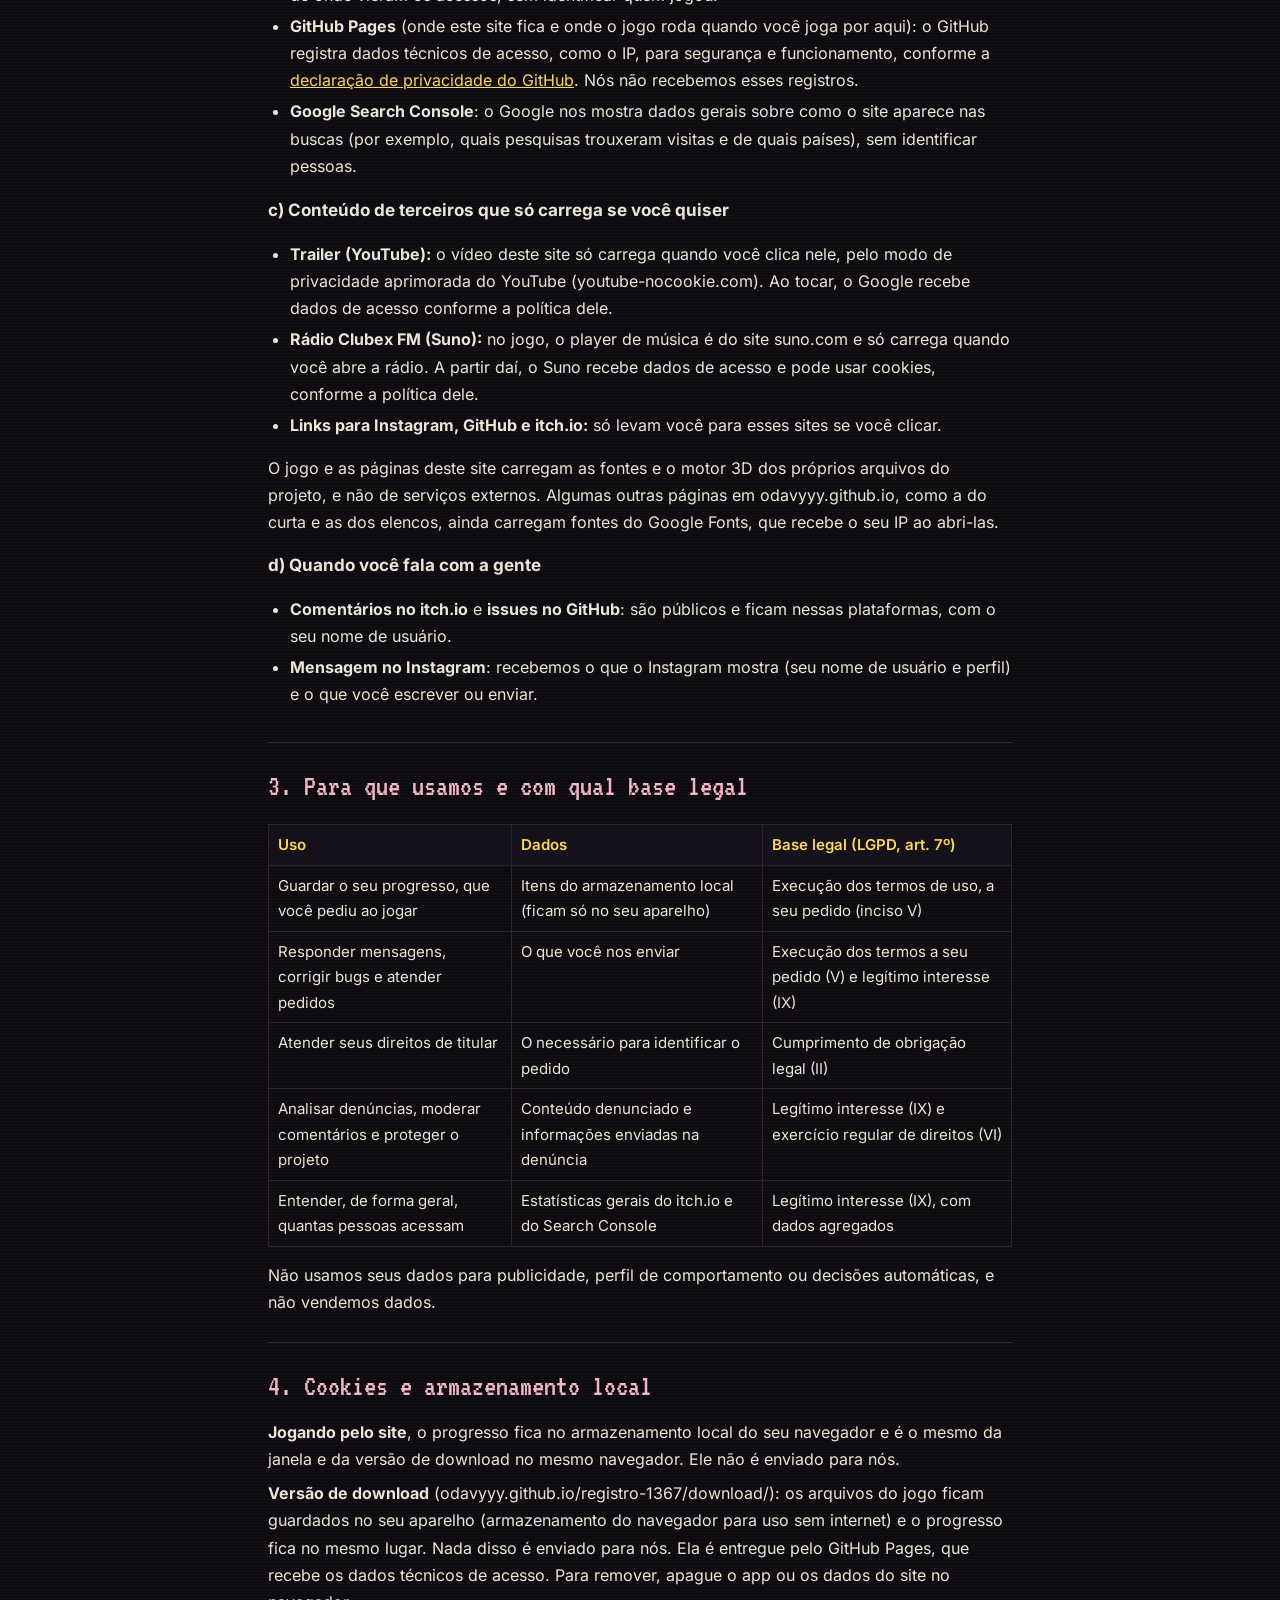
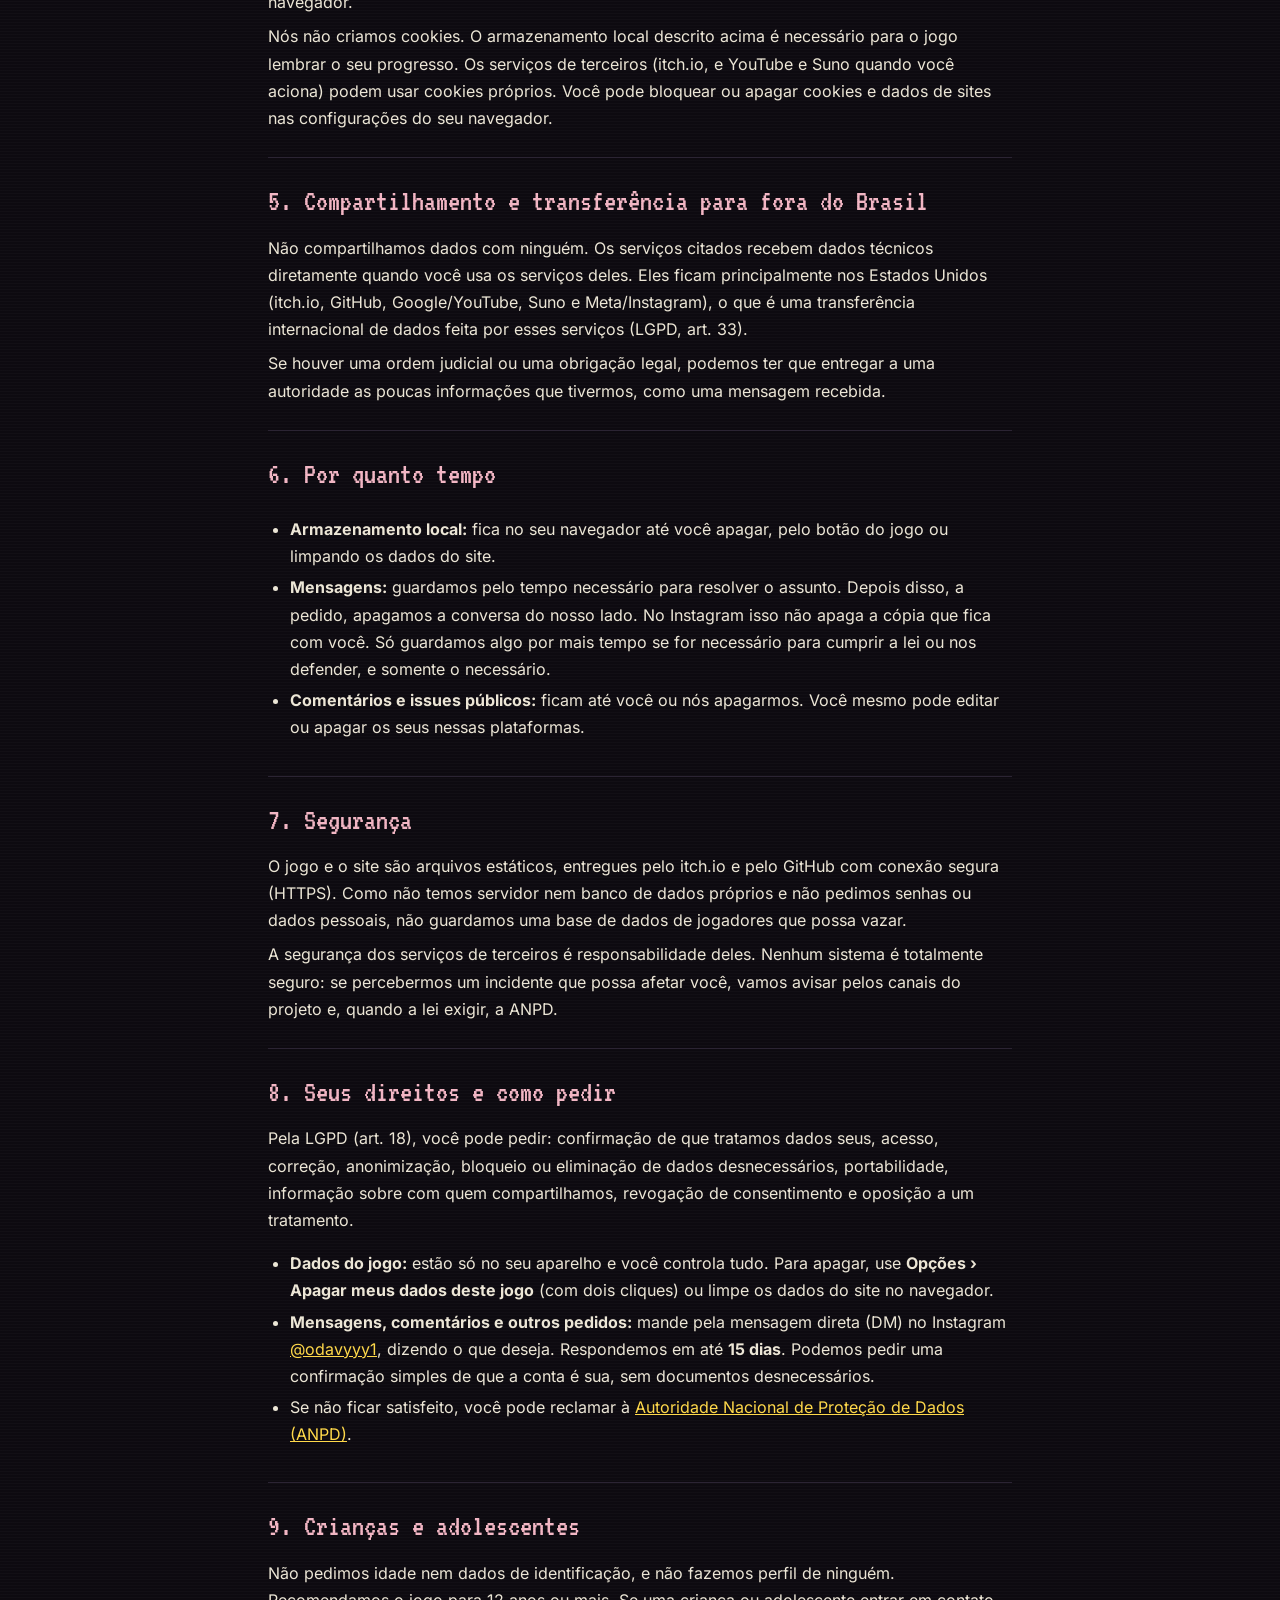
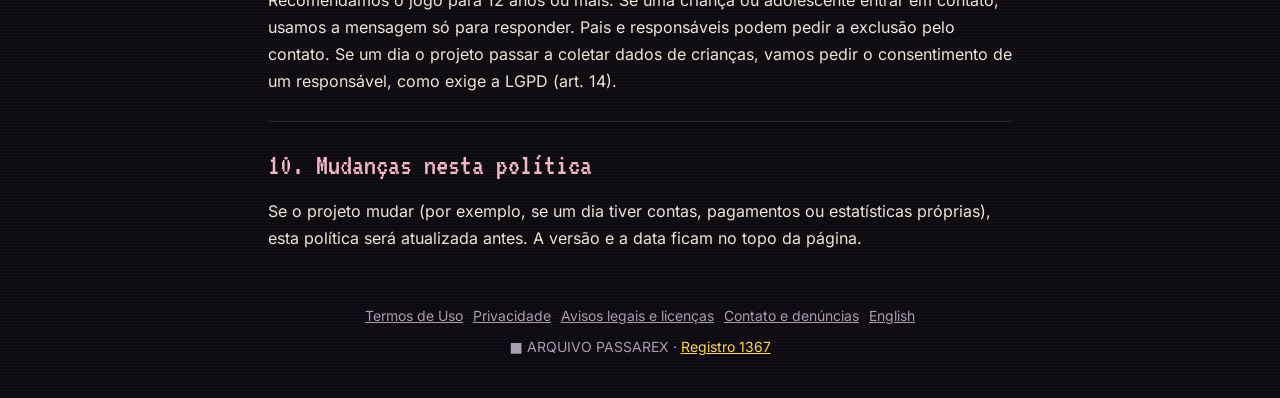
<file: privacidade/index.html>
<!doctype html>
<html lang="pt-BR">
<head>
<meta charset="utf-8">
<meta name="viewport" content="width=device-width,initial-scale=1,viewport-fit=cover">
<meta http-equiv="Content-Security-Policy" content="default-src 'self'; img-src 'self' data:; style-src 'self' 'unsafe-inline'; font-src 'self'; script-src 'none'; frame-src 'none'; base-uri 'self'; form-action 'none'">
<meta name="referrer" content="strict-origin-when-cross-origin">
<link rel="icon" href="/registro-1367/favicon.ico" sizes="48x48">
<link rel="icon" type="image/png" sizes="192x192" href="/registro-1367/imagens/favicon-192.png">
<link rel="apple-touch-icon" href="/registro-1367/imagens/apple-touch-icon.png">
<title>Política de Privacidade · Registro 1367</title>
<meta name="description" content="Quais dados o Registro 1367 e o site do projeto usam, onde ficam, quem recebe e como exercer seus direitos pela LGPD.">
<meta name="robots" content="index, follow">
<link rel="canonical" href="https://odavyyy.github.io/registro-1367/privacidade/">
<meta name="theme-color" content="#0d0a10">
<script type="application/ld+json">{"@context": "https://schema.org", "@type": "WebPage", "url": "https://odavyyy.github.io/registro-1367/privacidade/", "name": "Política de Privacidade · Registro 1367", "description": "Quais dados o Registro 1367 e o site do projeto usam, onde ficam, quem recebe e como exercer seus direitos pela LGPD.", "inLanguage": "pt-BR", "dateModified": "2026-11-24T12:00:00-04:00", "isPartOf": {"@type": "WebSite", "name": "Registro 1367", "url": "https://odavyyy.github.io/registro-1367/"}}</script>
<link rel="stylesheet" href="../fonts/fontes.css">
<style>
:root{--bg:#0d0a10;--paper:#16121b;--ink:#ece6d6;--dim:#a79fb0;--red:#ff5d4e;--gold:#ffd94a;--pink:#f2b6c4;--line:#2b2433}
*{box-sizing:border-box}
html,body{margin:0;background:var(--bg);color:var(--ink);font-family:Inter,system-ui,sans-serif;line-height:1.7}
body{background-image:repeating-linear-gradient(0deg,rgba(255,255,255,.018) 0 1px,transparent 1px 3px)}
a{color:var(--gold)}
.wrap{max-width:780px;margin:0 auto;padding:0 18px}
.crumbs{font-size:14px;color:var(--dim);padding:18px 0 0}
.crumbs a{color:var(--dim)}
header{padding:20px 0 6px}
h1{font-family:VT323,monospace;font-weight:400;font-size:clamp(40px,8vw,64px);line-height:1;margin:.15em 0 .1em;color:var(--red)}
.ver{font-size:14px;color:var(--dim);margin:0 0 6px}
.resumo{background:var(--paper);border:1px solid var(--line);border-left:3px solid var(--gold);border-radius:6px;padding:14px 16px;margin:14px 0}
.resumo ul{margin:.3em 0 0;padding-left:20px}
nav.indice{font-size:15px;margin:10px 0 0}
nav.indice a{color:var(--dim)}
section{padding:18px 0;border-top:1px solid var(--line)}
h2{font-family:VT323,monospace;font-weight:400;font-size:30px;margin:0 0 4px;color:var(--pink);scroll-margin-top:12px}
h3{font-size:17px;margin:14px 0 2px}
p{margin:.45em 0}
ul,ol{padding-left:22px} li{margin:4px 0}
table{width:100%;border-collapse:collapse;font-size:15px;margin:8px 0}
th,td{border:1px solid var(--line);padding:7px 9px;text-align:left;vertical-align:top}
th{background:var(--paper);color:var(--gold);font-weight:600}
code{background:var(--paper);padding:1px 5px;border-radius:3px;font-size:14px}
.tabwrap{overflow-x:auto}
footer{padding:26px 0 44px;text-align:center;color:var(--dim);font-size:14px}
.rodape-legal{display:flex;gap:10px;justify-content:center;flex-wrap:wrap;margin-bottom:8px}
.rodape-legal a{color:var(--dim)}
@media (max-width:640px){h2{font-size:27px} th,td{padding:6px} body{font-size:16px}}
</style>
</head>
<body>
<div class="wrap">
  <nav class="crumbs"><a href="../">Registro 1367</a> › Política de Privacidade</nav>
  <header>
    <h1>Política de Privacidade</h1>
    <p class="ver">Versão 1.1 · em vigor desde 28 de novembro de 2026</p>
    <div class="resumo"><b>Em resumo:</b><ul>
<li>Não pedimos cadastro, nome, e-mail ou idade, e não temos servidor nem banco de dados próprios.</li>
<li>Não usamos anúncios nem ferramentas próprias de rastreamento.</li>
<li>O seu progresso fica só no seu navegador, e dá pra apagar tudo pelo botão <b>Opções › Apagar meus dados deste jogo</b>.</li>
<li>O jogo e o site funcionam dentro de serviços de terceiros (itch.io e GitHub), que recebem dados técnicos de acesso, como o seu IP.</li>
<li>O YouTube e o Suno só carregam se você clicar no trailer ou abrir a rádio.</li></ul></div>
    <nav class="indice"><a href="#responsavel">1. Quem é o responsável</a> · <a href="#dados">2. Quais dados existem e onde ficam</a> · <a href="#finalidade">3. Para que usamos e com qual base legal</a> · <a href="#cookies">4. Cookies e armazenamento local</a> · <a href="#compartilhamento">5. Compartilhamento e transferência para fora do Brasil</a> · <a href="#retencao">6. Por quanto tempo</a> · <a href="#seguranca">7. Segurança</a> · <a href="#direitos">8. Seus direitos e como pedir</a> · <a href="#menores">9. Crianças e adolescentes</a> · <a href="#mudancas">10. Mudanças nesta política</a></nav>
  </header>
  <section id="responsavel">
    <h2>1. Quem é o responsável</h2>
    <p>O responsável pelo projeto e por esta política é o autor conhecido como <b>oDavyy</b>. Contato para privacidade: mensagem direta (DM) no Instagram <a href="https://www.instagram.com/odavyyy1/">@odavyyy1</a>. Esta política vale para o jogo <b>Registro 1367</b> (em inglês, <i>Incident 1367</i>), jogado no navegador neste site ou pela página do <a href="https://odavyyy.itch.io/registro-1367">itch.io</a>, e este site, <a href="https://odavyyy.github.io/registro-1367/">odavyyy.github.io/registro-1367</a>, com as demais páginas do projeto em odavyyy.github.io, e segue a Lei Geral de Proteção de Dados (LGPD, Lei 13.709/2018).</p>
  </section>
  <section id="dados">
    <h2>2. Quais dados existem e onde ficam</h2>
    <h3>a) No seu aparelho (nós não recebemos)</h3>
    <p>Para lembrar o seu progresso, o jogo guarda informações no armazenamento local do navegador (<code>localStorage</code>). Elas <b>não são enviadas para nós</b> nem para ninguém:</p>
    <div class="tabwrap"><table>
      <tr><th>Item</th><th>O que guarda</th></tr>
      <tr><td><code>registro1367-save</code></td><td>Onde você parou: capítulo, pistas, penas, escolhas e itens da partida.</td></tr>
      <tr><td><code>registro1367-meta</code></td><td>O que vale para todas as partidas: conquistas, moedas, skins e roupas, segredos achados, tempo total de jogo e a aparência que você escolheu para o personagem (menino ou menina, cor da pele e do cabelo). Essa aparência é a do avatar e não precisa ser igual à sua.</td></tr>
      <tr><td><code>registro1367-opcoes</code></td><td>Volume, sensibilidade da câmera, câmera em 1ª ou 3ª pessoa e outras opções.</td></tr>
      <tr><td><code>registro1367-lang</code></td><td>O idioma escolhido.</td></tr>
      <tr><td><code>registro1367-finais</code> e <code>registro1367-fases</code></td><td>Quais finais você já viu e quais capítulos já alcançou.</td></tr>
    </table></div>
    <h3>b) Com quem hospeda o jogo e o site</h3>
    <ul>
      <li><b>itch.io</b> (quando você joga pela página de lá): recebe dados técnicos de quem acessa, como IP, navegador e aparelho, e pode usar cookies, conforme a <a href="https://itch.io/docs/legal/privacy-policy">política do itch.io</a>. O itch.io mostra para nós apenas <b>estatísticas gerais</b>, como número de visitas, de vezes que o jogo foi aberto e de onde vieram os acessos, sem identificar quem jogou.</li>
      <li><b>GitHub Pages</b> (onde este site fica e onde o jogo roda quando você joga por aqui): o GitHub registra dados técnicos de acesso, como o IP, para segurança e funcionamento, conforme a <a href="https://docs.github.com/pt/site-policy/privacy-policies/github-general-privacy-statement">declaração de privacidade do GitHub</a>. Nós não recebemos esses registros.</li>
      <li><b>Google Search Console</b>: o Google nos mostra dados gerais sobre como o site aparece nas buscas (por exemplo, quais pesquisas trouxeram visitas e de quais países), sem identificar pessoas.</li>
    </ul>
    <h3>c) Conteúdo de terceiros que só carrega se você quiser</h3>
    <ul>
      <li><b>Trailer (YouTube):</b> o vídeo deste site só carrega quando você clica nele, pelo modo de privacidade aprimorada do YouTube (youtube-nocookie.com). Ao tocar, o Google recebe dados de acesso conforme a política dele.</li>
      <li><b>Rádio Clubex FM (Suno):</b> no jogo, o player de música é do site suno.com e só carrega quando você abre a rádio. A partir daí, o Suno recebe dados de acesso e pode usar cookies, conforme a política dele.</li>
      <li><b>Links para Instagram, GitHub e itch.io:</b> só levam você para esses sites se você clicar.</li>
    </ul>
    <p>O jogo e as páginas deste site carregam as fontes e o motor 3D dos próprios arquivos do projeto, e não de serviços externos. Algumas outras páginas em odavyyy.github.io, como a do curta e as dos elencos, ainda carregam fontes do Google Fonts, que recebe o seu IP ao abri-las.</p>
    <h3>d) Quando você fala com a gente</h3>
    <ul>
      <li><b>Comentários no itch.io</b> e <b>issues no GitHub</b>: são públicos e ficam nessas plataformas, com o seu nome de usuário.</li>
      <li><b>Mensagem no Instagram</b>: recebemos o que o Instagram mostra (seu nome de usuário e perfil) e o que você escrever ou enviar.</li>
    </ul>
  </section>
  <section id="finalidade">
    <h2>3. Para que usamos e com qual base legal</h2>
    <div class="tabwrap"><table>
      <tr><th>Uso</th><th>Dados</th><th>Base legal (LGPD, art. 7º)</th></tr>
      <tr><td>Guardar o seu progresso, que você pediu ao jogar</td><td>Itens do armazenamento local (ficam só no seu aparelho)</td><td>Execução dos termos de uso, a seu pedido (inciso V)</td></tr>
      <tr><td>Responder mensagens, corrigir bugs e atender pedidos</td><td>O que você nos enviar</td><td>Execução dos termos a seu pedido (V) e legítimo interesse (IX)</td></tr>
      <tr><td>Atender seus direitos de titular</td><td>O necessário para identificar o pedido</td><td>Cumprimento de obrigação legal (II)</td></tr>
      <tr><td>Analisar denúncias, moderar comentários e proteger o projeto</td><td>Conteúdo denunciado e informações enviadas na denúncia</td><td>Legítimo interesse (IX) e exercício regular de direitos (VI)</td></tr>
      <tr><td>Entender, de forma geral, quantas pessoas acessam</td><td>Estatísticas gerais do itch.io e do Search Console</td><td>Legítimo interesse (IX), com dados agregados</td></tr>
    </table></div>
    <p>Não usamos seus dados para publicidade, perfil de comportamento ou decisões automáticas, e não vendemos dados.</p>
  </section>
  <section id="cookies">
    <h2>4. Cookies e armazenamento local</h2>
    <p><b>Jogando pelo site</b>, o progresso fica no armazenamento local do seu navegador e é o mesmo da janela e da versão de download no mesmo navegador. Ele não é enviado para nós.</p>
    <p><b>Versão de download</b> (odavyyy.github.io/registro-1367/download/): os arquivos do jogo ficam guardados no seu aparelho (armazenamento do navegador para uso sem internet) e o progresso fica no mesmo lugar. Nada disso é enviado para nós. Ela é entregue pelo GitHub Pages, que recebe os dados técnicos de acesso. Para remover, apague o app ou os dados do site no navegador.</p>
    <p>Nós não criamos cookies. O armazenamento local descrito acima é necessário para o jogo lembrar o seu progresso. Os serviços de terceiros (itch.io, e YouTube e Suno quando você aciona) podem usar cookies próprios. Você pode bloquear ou apagar cookies e dados de sites nas configurações do seu navegador.</p>
  </section>
  <section id="compartilhamento">
    <h2>5. Compartilhamento e transferência para fora do Brasil</h2>
    <p>Não compartilhamos dados com ninguém. Os serviços citados recebem dados técnicos diretamente quando você usa os serviços deles. Eles ficam principalmente nos Estados Unidos (itch.io, GitHub, Google/YouTube, Suno e Meta/Instagram), o que é uma transferência internacional de dados feita por esses serviços (LGPD, art. 33).</p>
    <p>Se houver uma ordem judicial ou uma obrigação legal, podemos ter que entregar a uma autoridade as poucas informações que tivermos, como uma mensagem recebida.</p>
  </section>
  <section id="retencao">
    <h2>6. Por quanto tempo</h2>
    <ul>
      <li><b>Armazenamento local:</b> fica no seu navegador até você apagar, pelo botão do jogo ou limpando os dados do site.</li>
      <li><b>Mensagens:</b> guardamos pelo tempo necessário para resolver o assunto. Depois disso, a pedido, apagamos a conversa do nosso lado. No Instagram isso não apaga a cópia que fica com você. Só guardamos algo por mais tempo se for necessário para cumprir a lei ou nos defender, e somente o necessário.</li>
      <li><b>Comentários e issues públicos:</b> ficam até você ou nós apagarmos. Você mesmo pode editar ou apagar os seus nessas plataformas.</li>
    </ul>
  </section>
  <section id="seguranca">
    <h2>7. Segurança</h2>
    <p>O jogo e o site são arquivos estáticos, entregues pelo itch.io e pelo GitHub com conexão segura (HTTPS). Como não temos servidor nem banco de dados próprios e não pedimos senhas ou dados pessoais, não guardamos uma base de dados de jogadores que possa vazar.</p>
    <p>A segurança dos serviços de terceiros é responsabilidade deles. Nenhum sistema é totalmente seguro: se percebermos um incidente que possa afetar você, vamos avisar pelos canais do projeto e, quando a lei exigir, a ANPD.</p>
  </section>
  <section id="direitos">
    <h2>8. Seus direitos e como pedir</h2>
    <p>Pela LGPD (art. 18), você pode pedir: confirmação de que tratamos dados seus, acesso, correção, anonimização, bloqueio ou eliminação de dados desnecessários, portabilidade, informação sobre com quem compartilhamos, revogação de consentimento e oposição a um tratamento.</p>
    <ul>
      <li><b>Dados do jogo:</b> estão só no seu aparelho e você controla tudo. Para apagar, use <b>Opções › Apagar meus dados deste jogo</b> (com dois cliques) ou limpe os dados do site no navegador.</li>
      <li><b>Mensagens, comentários e outros pedidos:</b> mande pela mensagem direta (DM) no Instagram <a href="https://www.instagram.com/odavyyy1/">@odavyyy1</a>, dizendo o que deseja. Respondemos em até <b>15 dias</b>. Podemos pedir uma confirmação simples de que a conta é sua, sem documentos desnecessários.</li>
      <li>Se não ficar satisfeito, você pode reclamar à <a href="https://www.gov.br/anpd/">Autoridade Nacional de Proteção de Dados (ANPD)</a>.</li>
    </ul>
  </section>
  <section id="menores">
    <h2>9. Crianças e adolescentes</h2>
    <p>Não pedimos idade nem dados de identificação, e não fazemos perfil de ninguém. Recomendamos o jogo para 12 anos ou mais. Se uma criança ou adolescente entrar em contato, usamos a mensagem só para responder. Pais e responsáveis podem pedir a exclusão pelo contato. Se um dia o projeto passar a coletar dados de crianças, vamos pedir o consentimento de um responsável, como exige a LGPD (art. 14).</p>
  </section>
  <section id="mudancas">
    <h2>10. Mudanças nesta política</h2>
    <p>Se o projeto mudar (por exemplo, se um dia tiver contas, pagamentos ou estatísticas próprias), esta política será atualizada antes. A versão e a data ficam no topo da página.</p>
  </section>
  <footer><nav class="rodape-legal"><a href="../termos/">Termos de Uso</a><a href="../privacidade/">Privacidade</a><a href="../avisos/">Avisos legais e licenças</a><a href="../contato/">Contato e denúncias</a><a href="../en/legal/">English</a></nav>■ ARQUIVO PASSAREX · <a href="../">Registro 1367</a></footer>
</div>
</body>
</html>
</file>
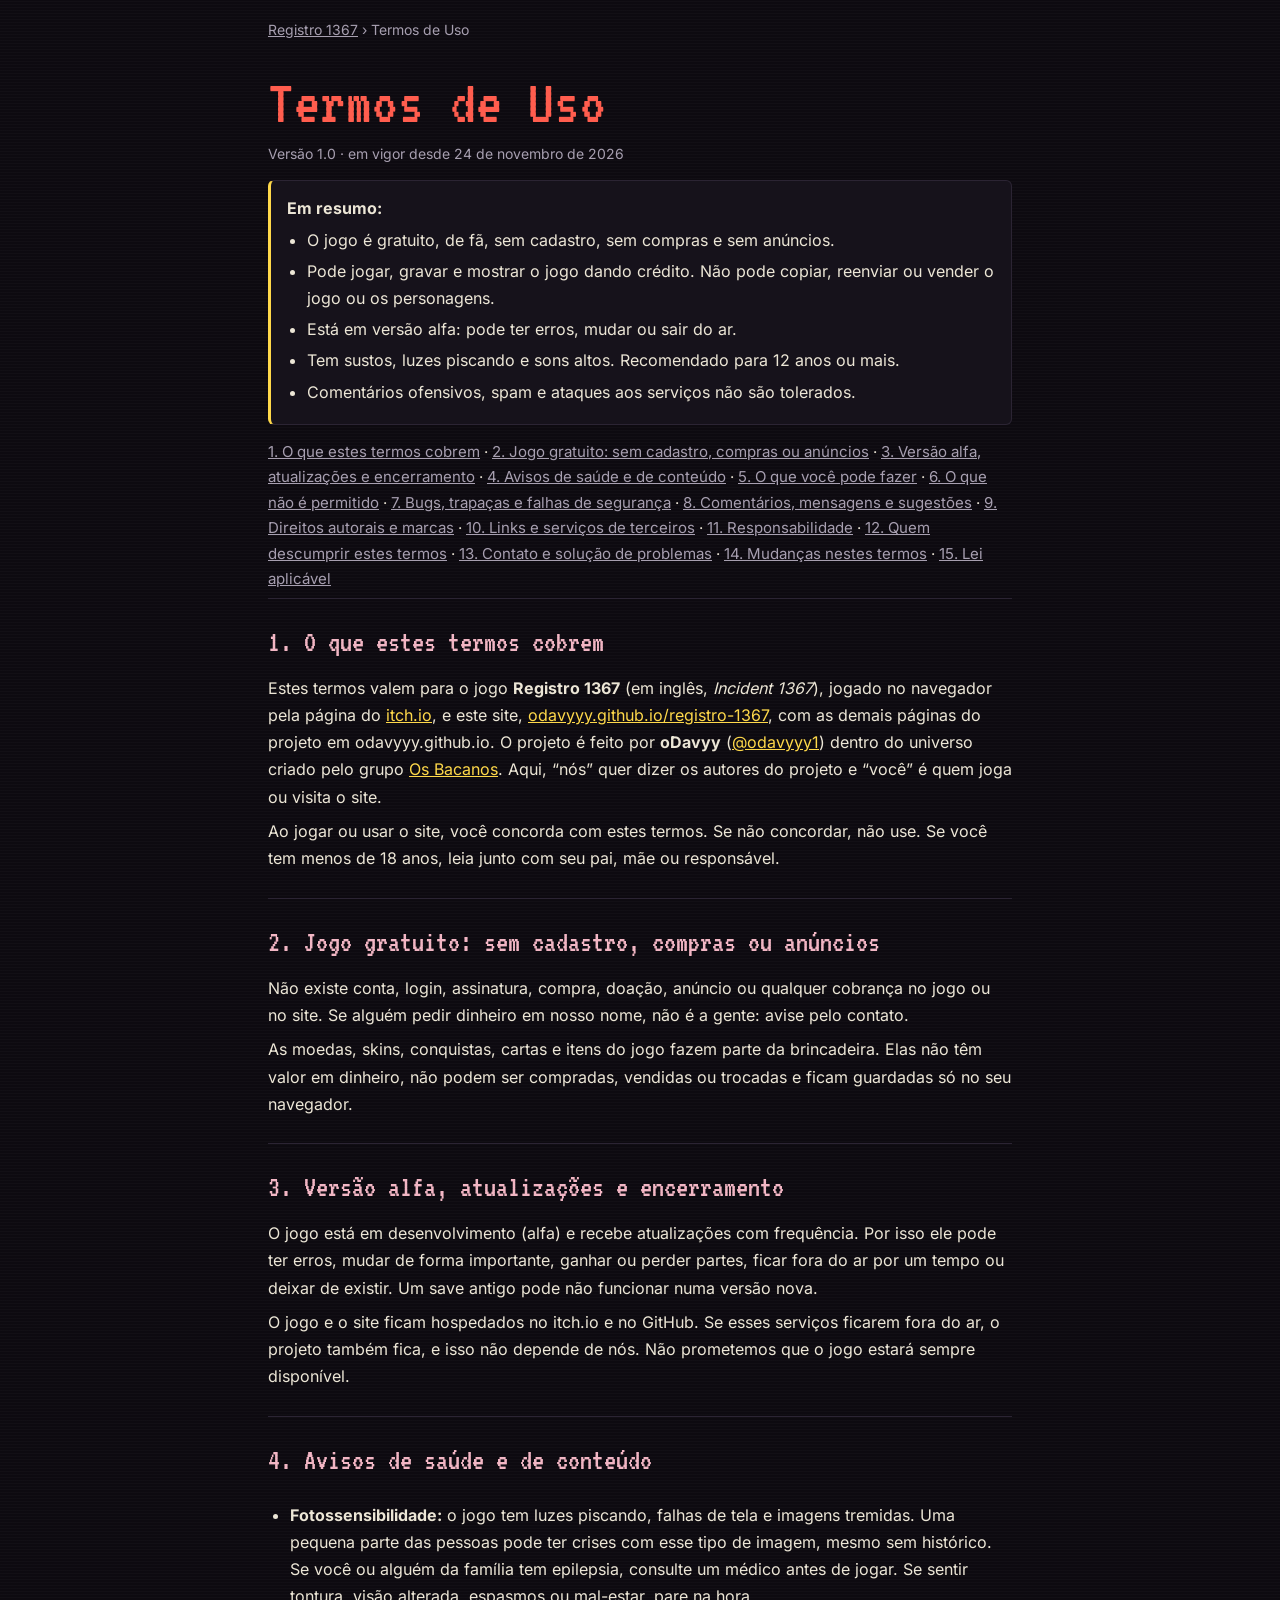
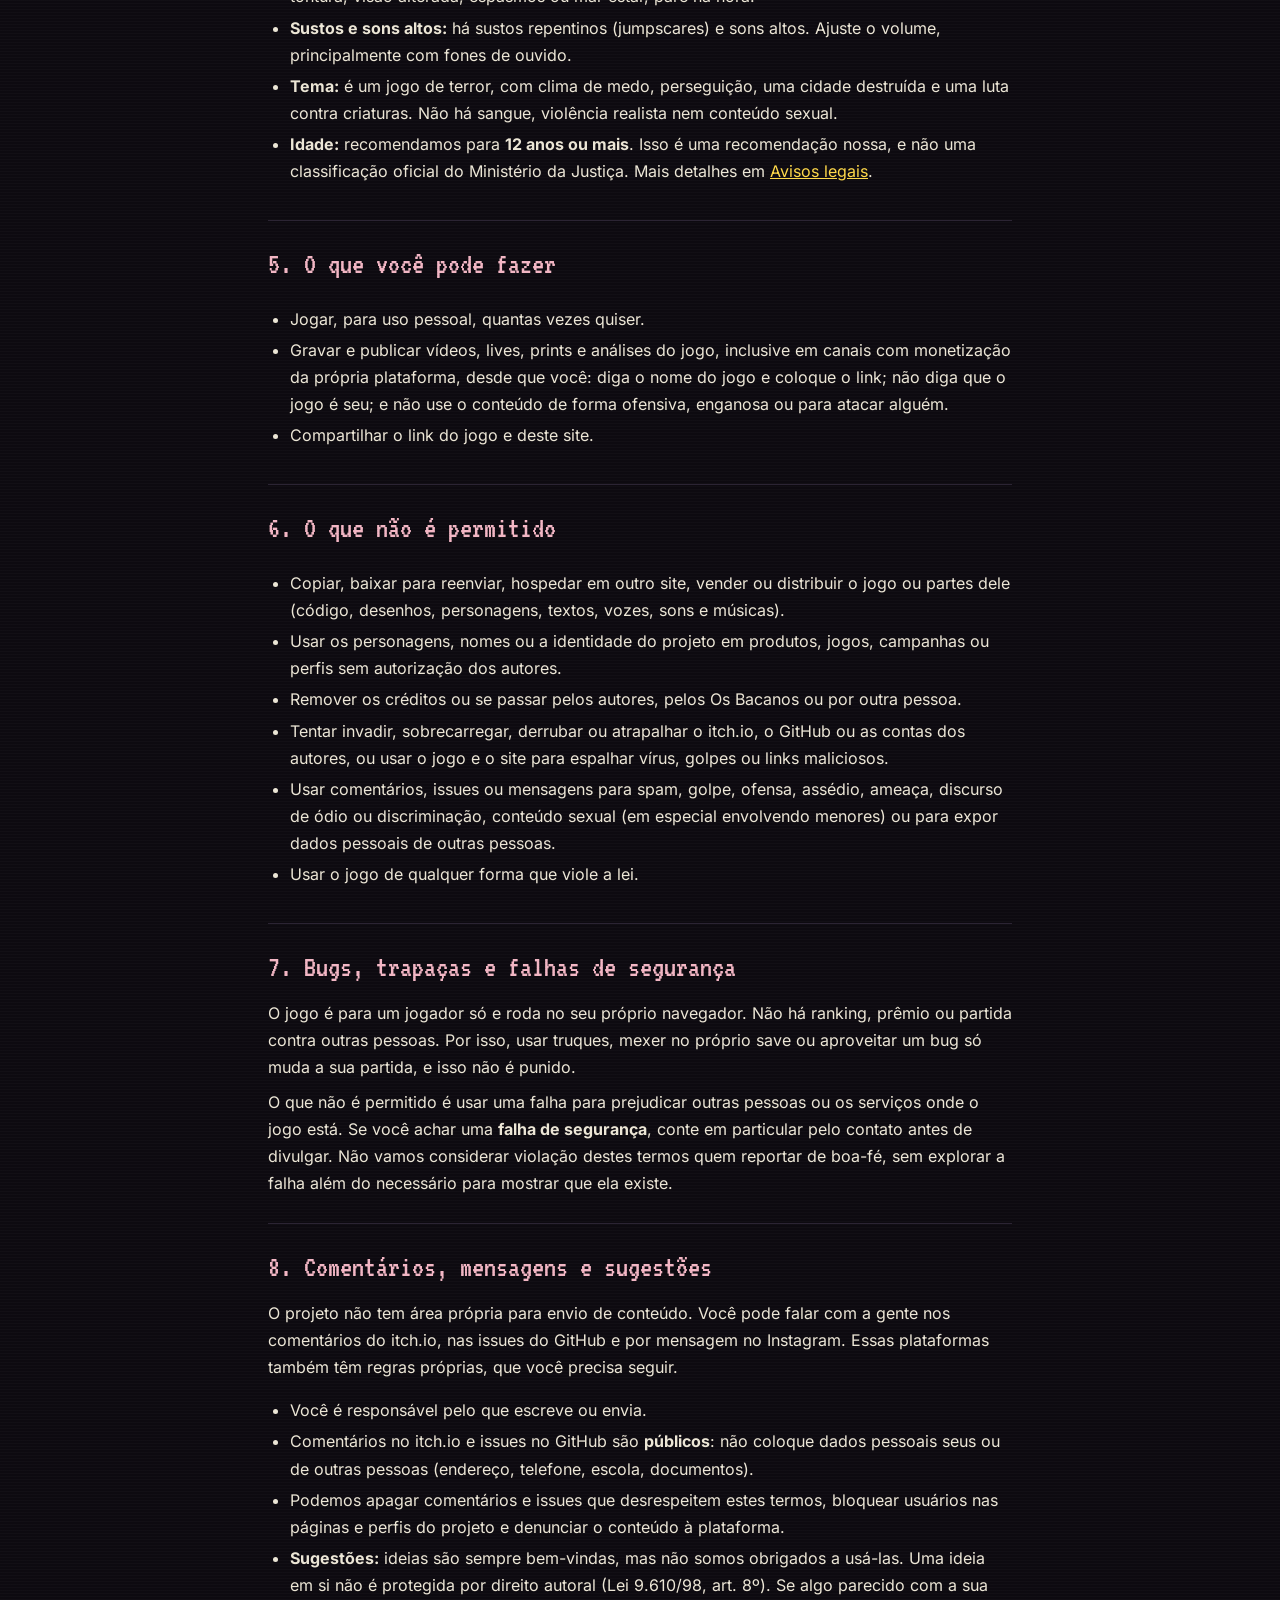
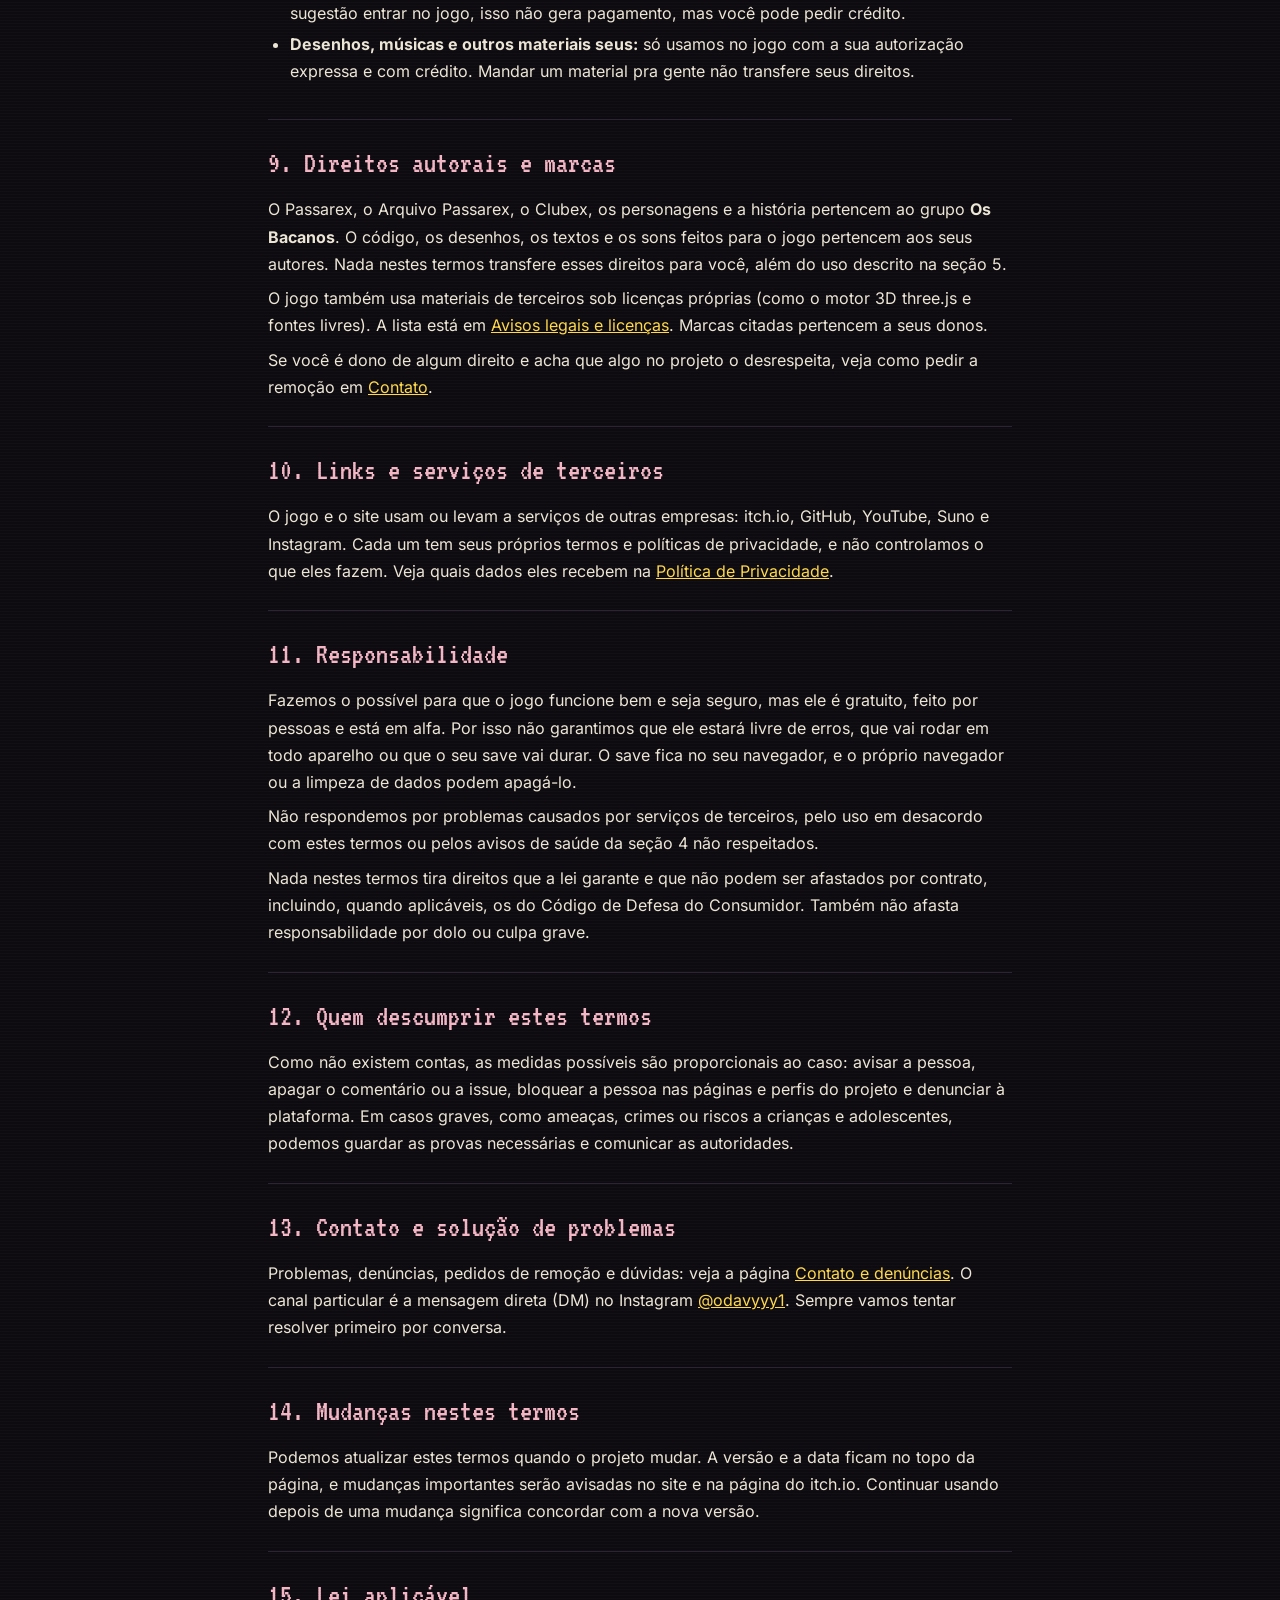
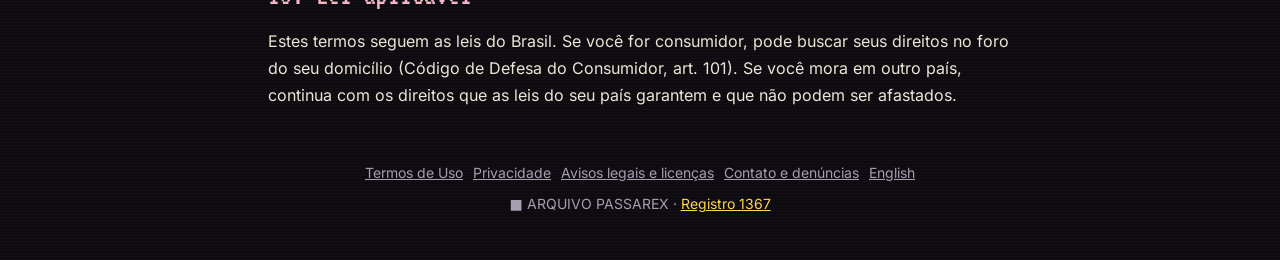
<file: termos/index.html>
<!doctype html>
<html lang="pt-BR">
<head>
<meta charset="utf-8">
<meta name="viewport" content="width=device-width,initial-scale=1,viewport-fit=cover">
<meta http-equiv="Content-Security-Policy" content="default-src 'self'; img-src 'self' data:; style-src 'self' 'unsafe-inline'; font-src 'self'; script-src 'none'; frame-src 'none'; base-uri 'self'; form-action 'none'">
<meta name="referrer" content="strict-origin-when-cross-origin">
<link rel="icon" href="/registro-1367/favicon.ico" sizes="48x48">
<link rel="icon" type="image/png" sizes="192x192" href="/registro-1367/imagens/favicon-192.png">
<link rel="apple-touch-icon" href="/registro-1367/imagens/apple-touch-icon.png">
<title>Termos de Uso · Registro 1367</title>
<meta name="description" content="Regras para jogar o Registro 1367 e usar o site do projeto: o que pode, o que não pode, direitos autorais, comentários e responsabilidades.">
<meta name="robots" content="index, follow">
<link rel="canonical" href="https://odavyyy.github.io/registro-1367/termos/">
<meta name="theme-color" content="#0d0a10">
<script type="application/ld+json">{"@context": "https://schema.org", "@type": "WebPage", "url": "https://odavyyy.github.io/registro-1367/termos/", "name": "Termos de Uso · Registro 1367", "description": "Regras para jogar o Registro 1367 e usar o site do projeto: o que pode, o que não pode, direitos autorais, comentários e responsabilidades.", "inLanguage": "pt-BR", "dateModified": "2026-11-24T12:00:00-04:00", "isPartOf": {"@type": "WebSite", "name": "Registro 1367", "url": "https://odavyyy.github.io/registro-1367/"}}</script>
<link rel="stylesheet" href="../fonts/fontes.css">
<style>
:root{--bg:#0d0a10;--paper:#16121b;--ink:#ece6d6;--dim:#a79fb0;--red:#ff5d4e;--gold:#ffd94a;--pink:#f2b6c4;--line:#2b2433}
*{box-sizing:border-box}
html,body{margin:0;background:var(--bg);color:var(--ink);font-family:Inter,system-ui,sans-serif;line-height:1.7}
body{background-image:repeating-linear-gradient(0deg,rgba(255,255,255,.018) 0 1px,transparent 1px 3px)}
a{color:var(--gold)}
.wrap{max-width:780px;margin:0 auto;padding:0 18px}
.crumbs{font-size:14px;color:var(--dim);padding:18px 0 0}
.crumbs a{color:var(--dim)}
header{padding:20px 0 6px}
h1{font-family:VT323,monospace;font-weight:400;font-size:clamp(40px,8vw,64px);line-height:1;margin:.15em 0 .1em;color:var(--red)}
.ver{font-size:14px;color:var(--dim);margin:0 0 6px}
.resumo{background:var(--paper);border:1px solid var(--line);border-left:3px solid var(--gold);border-radius:6px;padding:14px 16px;margin:14px 0}
.resumo ul{margin:.3em 0 0;padding-left:20px}
nav.indice{font-size:15px;margin:10px 0 0}
nav.indice a{color:var(--dim)}
section{padding:18px 0;border-top:1px solid var(--line)}
h2{font-family:VT323,monospace;font-weight:400;font-size:30px;margin:0 0 4px;color:var(--pink);scroll-margin-top:12px}
h3{font-size:17px;margin:14px 0 2px}
p{margin:.45em 0}
ul,ol{padding-left:22px} li{margin:4px 0}
table{width:100%;border-collapse:collapse;font-size:15px;margin:8px 0}
th,td{border:1px solid var(--line);padding:7px 9px;text-align:left;vertical-align:top}
th{background:var(--paper);color:var(--gold);font-weight:600}
code{background:var(--paper);padding:1px 5px;border-radius:3px;font-size:14px}
.tabwrap{overflow-x:auto}
footer{padding:26px 0 44px;text-align:center;color:var(--dim);font-size:14px}
.rodape-legal{display:flex;gap:10px;justify-content:center;flex-wrap:wrap;margin-bottom:8px}
.rodape-legal a{color:var(--dim)}
@media (max-width:640px){h2{font-size:27px} th,td{padding:6px} body{font-size:16px}}
</style>
</head>
<body>
<div class="wrap">
  <nav class="crumbs"><a href="../">Registro 1367</a> › Termos de Uso</nav>
  <header>
    <h1>Termos de Uso</h1>
    <p class="ver">Versão 1.0 · em vigor desde 24 de novembro de 2026</p>
    <div class="resumo"><b>Em resumo:</b><ul>
<li>O jogo é gratuito, de fã, sem cadastro, sem compras e sem anúncios.</li>
<li>Pode jogar, gravar e mostrar o jogo dando crédito. Não pode copiar, reenviar ou vender o jogo ou os personagens.</li>
<li>Está em versão alfa: pode ter erros, mudar ou sair do ar.</li>
<li>Tem sustos, luzes piscando e sons altos. Recomendado para 12 anos ou mais.</li>
<li>Comentários ofensivos, spam e ataques aos serviços não são tolerados.</li></ul></div>
    <nav class="indice"><a href="#o-que-e">1. O que estes termos cobrem</a> · <a href="#gratuito">2. Jogo gratuito: sem cadastro, compras ou anúncios</a> · <a href="#alfa">3. Versão alfa, atualizações e encerramento</a> · <a href="#saude">4. Avisos de saúde e de conteúdo</a> · <a href="#uso">5. O que você pode fazer</a> · <a href="#proibido">6. O que não é permitido</a> · <a href="#bugs">7. Bugs, trapaças e falhas de segurança</a> · <a href="#comentarios">8. Comentários, mensagens e sugestões</a> · <a href="#direitos">9. Direitos autorais e marcas</a> · <a href="#terceiros">10. Links e serviços de terceiros</a> · <a href="#responsabilidade">11. Responsabilidade</a> · <a href="#violacoes">12. Quem descumprir estes termos</a> · <a href="#contato">13. Contato e solução de problemas</a> · <a href="#mudancas">14. Mudanças nestes termos</a> · <a href="#lei">15. Lei aplicável</a></nav>
  </header>
  <section id="o-que-e">
    <h2>1. O que estes termos cobrem</h2>
    <p>Estes termos valem para o jogo <b>Registro 1367</b> (em inglês, <i>Incident 1367</i>), jogado no navegador pela página do <a href="https://odavyyy.itch.io/registro-1367">itch.io</a>, e este site, <a href="https://odavyyy.github.io/registro-1367/">odavyyy.github.io/registro-1367</a>, com as demais páginas do projeto em odavyyy.github.io. O projeto é feito por <b>oDavyy</b> (<a href="https://www.instagram.com/odavyyy1/">@odavyyy1</a>) dentro do universo criado pelo grupo <a href="https://www.instagram.com/os_bacanos67/">Os Bacanos</a>. Aqui, “nós” quer dizer os autores do projeto e “você” é quem joga ou visita o site.</p>
    <p>Ao jogar ou usar o site, você concorda com estes termos. Se não concordar, não use. Se você tem menos de 18 anos, leia junto com seu pai, mãe ou responsável.</p>
  </section>
  <section id="gratuito">
    <h2>2. Jogo gratuito: sem cadastro, compras ou anúncios</h2>
    <p>Não existe conta, login, assinatura, compra, doação, anúncio ou qualquer cobrança no jogo ou no site. Se alguém pedir dinheiro em nosso nome, não é a gente: avise pelo contato.</p>
    <p>As moedas, skins, conquistas, cartas e itens do jogo fazem parte da brincadeira. Elas não têm valor em dinheiro, não podem ser compradas, vendidas ou trocadas e ficam guardadas só no seu navegador.</p>
  </section>
  <section id="alfa">
    <h2>3. Versão alfa, atualizações e encerramento</h2>
    <p>O jogo está em desenvolvimento (alfa) e recebe atualizações com frequência. Por isso ele pode ter erros, mudar de forma importante, ganhar ou perder partes, ficar fora do ar por um tempo ou deixar de existir. Um save antigo pode não funcionar numa versão nova.</p>
    <p>O jogo e o site ficam hospedados no itch.io e no GitHub. Se esses serviços ficarem fora do ar, o projeto também fica, e isso não depende de nós. Não prometemos que o jogo estará sempre disponível.</p>
  </section>
  <section id="saude">
    <h2>4. Avisos de saúde e de conteúdo</h2>
    <ul>
      <li><b>Fotossensibilidade:</b> o jogo tem luzes piscando, falhas de tela e imagens tremidas. Uma pequena parte das pessoas pode ter crises com esse tipo de imagem, mesmo sem histórico. Se você ou alguém da família tem epilepsia, consulte um médico antes de jogar. Se sentir tontura, visão alterada, espasmos ou mal-estar, pare na hora.</li>
      <li><b>Sustos e sons altos:</b> há sustos repentinos (jumpscares) e sons altos. Ajuste o volume, principalmente com fones de ouvido.</li>
      <li><b>Tema:</b> é um jogo de terror, com clima de medo, perseguição, uma cidade destruída e uma luta contra criaturas. Não há sangue, violência realista nem conteúdo sexual.</li>
      <li><b>Idade:</b> recomendamos para <b>12 anos ou mais</b>. Isso é uma recomendação nossa, e não uma classificação oficial do Ministério da Justiça. Mais detalhes em <a href="../avisos/#idade">Avisos legais</a>.</li>
    </ul>
  </section>
  <section id="uso">
    <h2>5. O que você pode fazer</h2>
    <ul>
      <li>Jogar, para uso pessoal, quantas vezes quiser.</li>
      <li>Gravar e publicar vídeos, lives, prints e análises do jogo, inclusive em canais com monetização da própria plataforma, desde que você: diga o nome do jogo e coloque o link; não diga que o jogo é seu; e não use o conteúdo de forma ofensiva, enganosa ou para atacar alguém.</li>
      <li>Compartilhar o link do jogo e deste site.</li>
    </ul>
  </section>
  <section id="proibido">
    <h2>6. O que não é permitido</h2>
    <ul>
      <li>Copiar, baixar para reenviar, hospedar em outro site, vender ou distribuir o jogo ou partes dele (código, desenhos, personagens, textos, vozes, sons e músicas).</li>
      <li>Usar os personagens, nomes ou a identidade do projeto em produtos, jogos, campanhas ou perfis sem autorização dos autores.</li>
      <li>Remover os créditos ou se passar pelos autores, pelos Os Bacanos ou por outra pessoa.</li>
      <li>Tentar invadir, sobrecarregar, derrubar ou atrapalhar o itch.io, o GitHub ou as contas dos autores, ou usar o jogo e o site para espalhar vírus, golpes ou links maliciosos.</li>
      <li>Usar comentários, issues ou mensagens para spam, golpe, ofensa, assédio, ameaça, discurso de ódio ou discriminação, conteúdo sexual (em especial envolvendo menores) ou para expor dados pessoais de outras pessoas.</li>
      <li>Usar o jogo de qualquer forma que viole a lei.</li>
    </ul>
  </section>
  <section id="bugs">
    <h2>7. Bugs, trapaças e falhas de segurança</h2>
    <p>O jogo é para um jogador só e roda no seu próprio navegador. Não há ranking, prêmio ou partida contra outras pessoas. Por isso, usar truques, mexer no próprio save ou aproveitar um bug só muda a sua partida, e isso não é punido.</p>
    <p>O que não é permitido é usar uma falha para prejudicar outras pessoas ou os serviços onde o jogo está. Se você achar uma <b>falha de segurança</b>, conte em particular pelo contato antes de divulgar. Não vamos considerar violação destes termos quem reportar de boa-fé, sem explorar a falha além do necessário para mostrar que ela existe.</p>
  </section>
  <section id="comentarios">
    <h2>8. Comentários, mensagens e sugestões</h2>
    <p>O projeto não tem área própria para envio de conteúdo. Você pode falar com a gente nos comentários do itch.io, nas issues do GitHub e por mensagem no Instagram. Essas plataformas também têm regras próprias, que você precisa seguir.</p>
    <ul>
      <li>Você é responsável pelo que escreve ou envia.</li>
      <li>Comentários no itch.io e issues no GitHub são <b>públicos</b>: não coloque dados pessoais seus ou de outras pessoas (endereço, telefone, escola, documentos).</li>
      <li>Podemos apagar comentários e issues que desrespeitem estes termos, bloquear usuários nas páginas e perfis do projeto e denunciar o conteúdo à plataforma.</li>
      <li><b>Sugestões:</b> ideias são sempre bem-vindas, mas não somos obrigados a usá-las. Uma ideia em si não é protegida por direito autoral (Lei 9.610/98, art. 8º). Se algo parecido com a sua sugestão entrar no jogo, isso não gera pagamento, mas você pode pedir crédito.</li>
      <li><b>Desenhos, músicas e outros materiais seus:</b> só usamos no jogo com a sua autorização expressa e com crédito. Mandar um material pra gente não transfere seus direitos.</li>
    </ul>
  </section>
  <section id="direitos">
    <h2>9. Direitos autorais e marcas</h2>
    <p>O Passarex, o Arquivo Passarex, o Clubex, os personagens e a história pertencem ao grupo <b>Os Bacanos</b>. O código, os desenhos, os textos e os sons feitos para o jogo pertencem aos seus autores. Nada nestes termos transfere esses direitos para você, além do uso descrito na seção 5.</p>
    <p>O jogo também usa materiais de terceiros sob licenças próprias (como o motor 3D three.js e fontes livres). A lista está em <a href="../avisos/#licencas">Avisos legais e licenças</a>. Marcas citadas pertencem a seus donos.</p>
    <p>Se você é dono de algum direito e acha que algo no projeto o desrespeita, veja como pedir a remoção em <a href="../contato/#remocao">Contato</a>.</p>
  </section>
  <section id="terceiros">
    <h2>10. Links e serviços de terceiros</h2>
    <p>O jogo e o site usam ou levam a serviços de outras empresas: itch.io, GitHub, YouTube, Suno e Instagram. Cada um tem seus próprios termos e políticas de privacidade, e não controlamos o que eles fazem. Veja quais dados eles recebem na <a href="../privacidade/">Política de Privacidade</a>.</p>
  </section>
  <section id="responsabilidade">
    <h2>11. Responsabilidade</h2>
    <p>Fazemos o possível para que o jogo funcione bem e seja seguro, mas ele é gratuito, feito por pessoas e está em alfa. Por isso não garantimos que ele estará livre de erros, que vai rodar em todo aparelho ou que o seu save vai durar. O save fica no seu navegador, e o próprio navegador ou a limpeza de dados podem apagá-lo.</p>
    <p>Não respondemos por problemas causados por serviços de terceiros, pelo uso em desacordo com estes termos ou pelos avisos de saúde da seção 4 não respeitados.</p>
    <p>Nada nestes termos tira direitos que a lei garante e que não podem ser afastados por contrato, incluindo, quando aplicáveis, os do Código de Defesa do Consumidor. Também não afasta responsabilidade por dolo ou culpa grave.</p>
  </section>
  <section id="violacoes">
    <h2>12. Quem descumprir estes termos</h2>
    <p>Como não existem contas, as medidas possíveis são proporcionais ao caso: avisar a pessoa, apagar o comentário ou a issue, bloquear a pessoa nas páginas e perfis do projeto e denunciar à plataforma. Em casos graves, como ameaças, crimes ou riscos a crianças e adolescentes, podemos guardar as provas necessárias e comunicar as autoridades.</p>
  </section>
  <section id="contato">
    <h2>13. Contato e solução de problemas</h2>
    <p>Problemas, denúncias, pedidos de remoção e dúvidas: veja a página <a href="../contato/">Contato e denúncias</a>. O canal particular é a mensagem direta (DM) no Instagram <a href="https://www.instagram.com/odavyyy1/">@odavyyy1</a>. Sempre vamos tentar resolver primeiro por conversa.</p>
  </section>
  <section id="mudancas">
    <h2>14. Mudanças nestes termos</h2>
    <p>Podemos atualizar estes termos quando o projeto mudar. A versão e a data ficam no topo da página, e mudanças importantes serão avisadas no site e na página do itch.io. Continuar usando depois de uma mudança significa concordar com a nova versão.</p>
  </section>
  <section id="lei">
    <h2>15. Lei aplicável</h2>
    <p>Estes termos seguem as leis do Brasil. Se você for consumidor, pode buscar seus direitos no foro do seu domicílio (Código de Defesa do Consumidor, art. 101). Se você mora em outro país, continua com os direitos que as leis do seu país garantem e que não podem ser afastados.</p>
  </section>
  <footer><nav class="rodape-legal"><a href="../termos/">Termos de Uso</a><a href="../privacidade/">Privacidade</a><a href="../avisos/">Avisos legais e licenças</a><a href="../contato/">Contato e denúncias</a><a href="../en/legal/">English</a></nav>■ ARQUIVO PASSAREX · <a href="../">Registro 1367</a></footer>
</div>
</body>
</html>
</file>
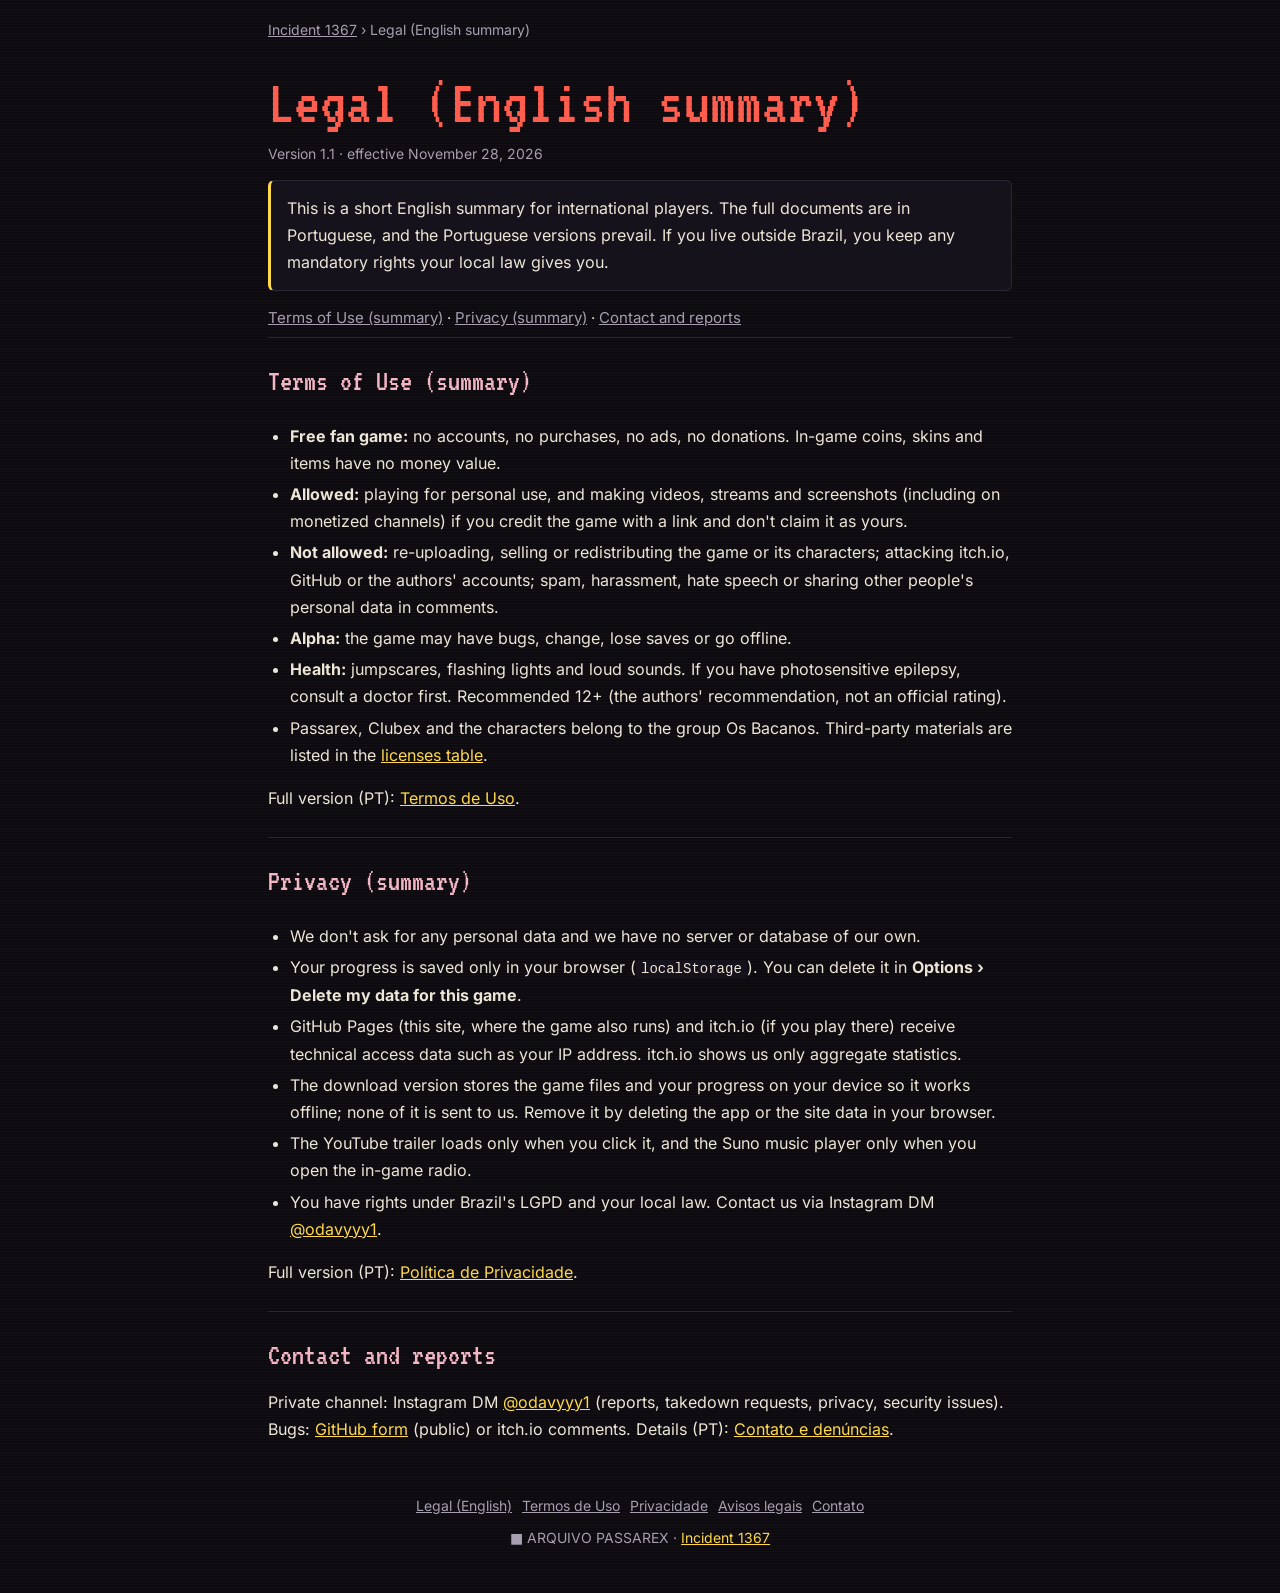
<file: en/legal/index.html>
<!doctype html>
<html lang="en">
<head>
<meta charset="utf-8">
<meta name="viewport" content="width=device-width,initial-scale=1,viewport-fit=cover">
<meta http-equiv="Content-Security-Policy" content="default-src 'self'; img-src 'self' data:; style-src 'self' 'unsafe-inline'; font-src 'self'; script-src 'none'; frame-src 'none'; base-uri 'self'; form-action 'none'">
<meta name="referrer" content="strict-origin-when-cross-origin">
<link rel="icon" href="/registro-1367/favicon.ico" sizes="48x48">
<link rel="icon" type="image/png" sizes="192x192" href="/registro-1367/imagens/favicon-192.png">
<link rel="apple-touch-icon" href="/registro-1367/imagens/apple-touch-icon.png">
<title>Legal summary (English) · Incident 1367</title>
<meta name="description" content="English summary of the Terms of Use, Privacy Policy and legal notices of Incident 1367 (Registro 1367).">
<meta name="robots" content="index, follow">
<link rel="canonical" href="https://odavyyy.github.io/registro-1367/en/legal/">
<meta name="theme-color" content="#0d0a10">
<script type="application/ld+json">{"@context": "https://schema.org", "@type": "WebPage", "url": "https://odavyyy.github.io/registro-1367/en/legal/", "name": "Legal summary (English) · Incident 1367", "description": "English summary of the Terms of Use, Privacy Policy and legal notices of Incident 1367 (Registro 1367).", "inLanguage": "en", "dateModified": "2026-11-24T12:00:00-04:00", "isPartOf": {"@type": "WebSite", "name": "Registro 1367", "url": "https://odavyyy.github.io/registro-1367/"}}</script>
<link rel="stylesheet" href="../../fonts/fontes.css">
<style>
:root{--bg:#0d0a10;--paper:#16121b;--ink:#ece6d6;--dim:#a79fb0;--red:#ff5d4e;--gold:#ffd94a;--pink:#f2b6c4;--line:#2b2433}
*{box-sizing:border-box}
html,body{margin:0;background:var(--bg);color:var(--ink);font-family:Inter,system-ui,sans-serif;line-height:1.7}
body{background-image:repeating-linear-gradient(0deg,rgba(255,255,255,.018) 0 1px,transparent 1px 3px)}
a{color:var(--gold)}
.wrap{max-width:780px;margin:0 auto;padding:0 18px}
.crumbs{font-size:14px;color:var(--dim);padding:18px 0 0}
.crumbs a{color:var(--dim)}
header{padding:20px 0 6px}
h1{font-family:VT323,monospace;font-weight:400;font-size:clamp(40px,8vw,64px);line-height:1;margin:.15em 0 .1em;color:var(--red)}
.ver{font-size:14px;color:var(--dim);margin:0 0 6px}
.resumo{background:var(--paper);border:1px solid var(--line);border-left:3px solid var(--gold);border-radius:6px;padding:14px 16px;margin:14px 0}
.resumo ul{margin:.3em 0 0;padding-left:20px}
nav.indice{font-size:15px;margin:10px 0 0}
nav.indice a{color:var(--dim)}
section{padding:18px 0;border-top:1px solid var(--line)}
h2{font-family:VT323,monospace;font-weight:400;font-size:30px;margin:0 0 4px;color:var(--pink);scroll-margin-top:12px}
h3{font-size:17px;margin:14px 0 2px}
p{margin:.45em 0}
ul,ol{padding-left:22px} li{margin:4px 0}
table{width:100%;border-collapse:collapse;font-size:15px;margin:8px 0}
th,td{border:1px solid var(--line);padding:7px 9px;text-align:left;vertical-align:top}
th{background:var(--paper);color:var(--gold);font-weight:600}
code{background:var(--paper);padding:1px 5px;border-radius:3px;font-size:14px}
.tabwrap{overflow-x:auto}
footer{padding:26px 0 44px;text-align:center;color:var(--dim);font-size:14px}
.rodape-legal{display:flex;gap:10px;justify-content:center;flex-wrap:wrap;margin-bottom:8px}
.rodape-legal a{color:var(--dim)}
@media (max-width:640px){h2{font-size:27px} th,td{padding:6px} body{font-size:16px}}
</style>
</head>
<body>
<div class="wrap">
  <nav class="crumbs"><a href="../../">Incident 1367</a> › Legal (English summary)</nav>
  <header>
    <h1>Legal (English summary)</h1>
    <p class="ver">Version 1.1 · effective November 28, 2026</p>
    <div class="resumo">This is a short English summary for international players. The full documents are in Portuguese, and the Portuguese versions prevail. If you live outside Brazil, you keep any mandatory rights your local law gives you.</div>
    <nav class="indice"><a href="#terms">Terms of Use (summary)</a> · <a href="#privacy">Privacy (summary)</a> · <a href="#contact">Contact and reports</a></nav>
  </header>
  <section id="terms">
    <h2>Terms of Use (summary)</h2>
    <ul>
      <li><b>Free fan game:</b> no accounts, no purchases, no ads, no donations. In-game coins, skins and items have no money value.</li>
      <li><b>Allowed:</b> playing for personal use, and making videos, streams and screenshots (including on monetized channels) if you credit the game with a link and don't claim it as yours.</li>
      <li><b>Not allowed:</b> re-uploading, selling or redistributing the game or its characters; attacking itch.io, GitHub or the authors' accounts; spam, harassment, hate speech or sharing other people's personal data in comments.</li>
      <li><b>Alpha:</b> the game may have bugs, change, lose saves or go offline.</li>
      <li><b>Health:</b> jumpscares, flashing lights and loud sounds. If you have photosensitive epilepsy, consult a doctor first. Recommended 12+ (the authors' recommendation, not an official rating).</li>
      <li>Passarex, Clubex and the characters belong to the group Os Bacanos. Third-party materials are listed in the <a href="../../avisos/#licencas">licenses table</a>.</li>
    </ul>
    <p>Full version (PT): <a href="../../termos/">Termos de Uso</a>.</p>
  </section>
  <section id="privacy">
    <h2>Privacy (summary)</h2>
    <ul>
      <li>We don't ask for any personal data and we have no server or database of our own.</li>
      <li>Your progress is saved only in your browser (<code>localStorage</code>). You can delete it in <b>Options › Delete my data for this game</b>.</li>
      <li>GitHub Pages (this site, where the game also runs) and itch.io (if you play there) receive technical access data such as your IP address. itch.io shows us only aggregate statistics.</li>
      <li>The download version stores the game files and your progress on your device so it works offline; none of it is sent to us. Remove it by deleting the app or the site data in your browser.</li>
      <li>The YouTube trailer loads only when you click it, and the Suno music player only when you open the in-game radio.</li>
      <li>You have rights under Brazil's LGPD and your local law. Contact us via Instagram DM <a href="https://www.instagram.com/odavyyy1/">@odavyyy1</a>.</li>
    </ul>
    <p>Full version (PT): <a href="../../privacidade/">Política de Privacidade</a>.</p>
  </section>
  <section id="contact">
    <h2>Contact and reports</h2>
    <p>Private channel: Instagram DM <a href="https://www.instagram.com/odavyyy1/">@odavyyy1</a> (reports, takedown requests, privacy, security issues). Bugs: <a href="https://github.com/odavyyy/registro-1367/issues/new?template=bug.yml">GitHub form</a> (public) or itch.io comments. Details (PT): <a href="../../contato/">Contato e denúncias</a>.</p>
  </section>
  <footer><nav class="rodape-legal"><a href="../../en/legal/">Legal (English)</a><a href="../../termos/">Termos de Uso</a><a href="../../privacidade/">Privacidade</a><a href="../../avisos/">Avisos legais</a><a href="../../contato/">Contato</a></nav>■ ARQUIVO PASSAREX · <a href="../../">Incident 1367</a></footer>
</div>
</body>
</html>
</file>
<file: fonts/fontes.css>
/* Fontes servidas pelo próprio site (sem Google Fonts): VT323 e Inter, ambas sob SIL Open Font License 1.1 (ver os .txt nesta pasta) */
@font-face{font-family:"VT323";font-style:normal;font-weight:400;font-display:swap;src:url(VT323.woff2) format("woff2")}
@font-face{font-family:"Inter";font-style:normal;font-weight:100 900;font-display:swap;src:url(Inter.woff2) format("woff2")}
</file>
